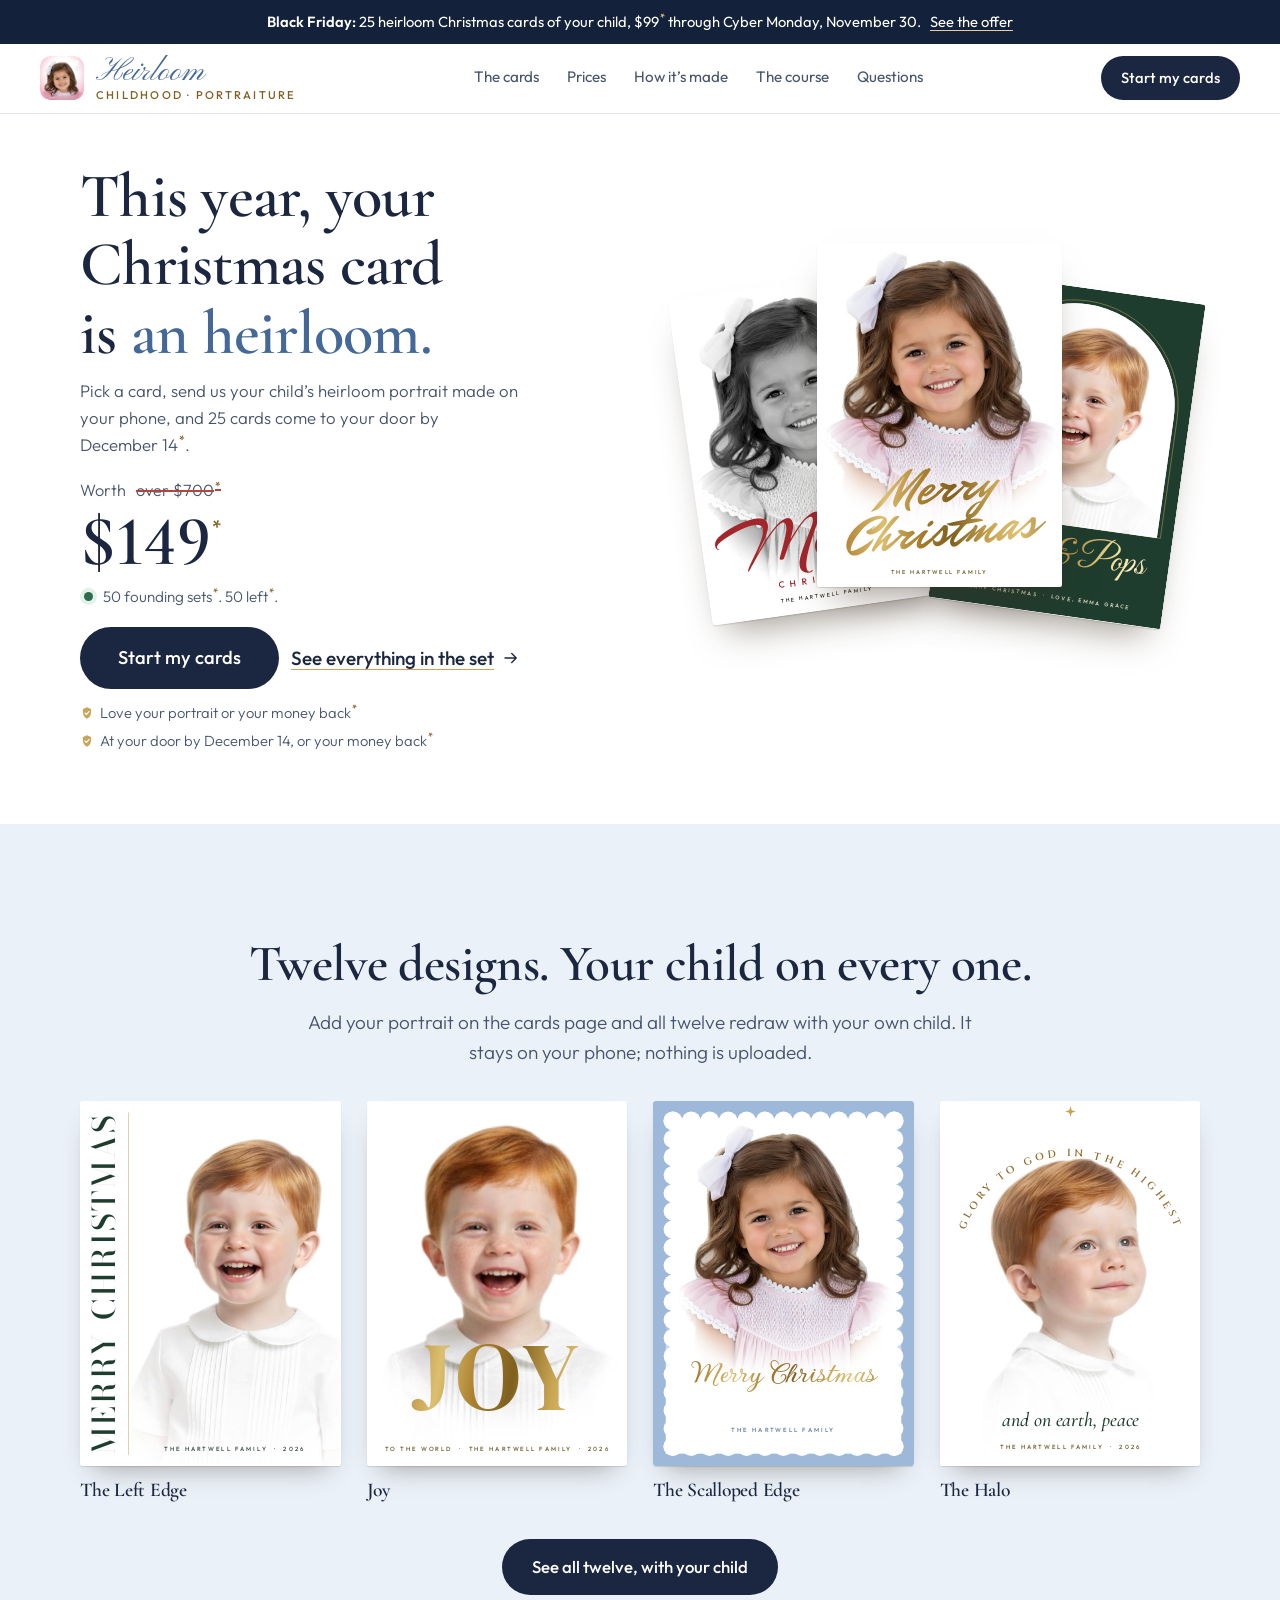
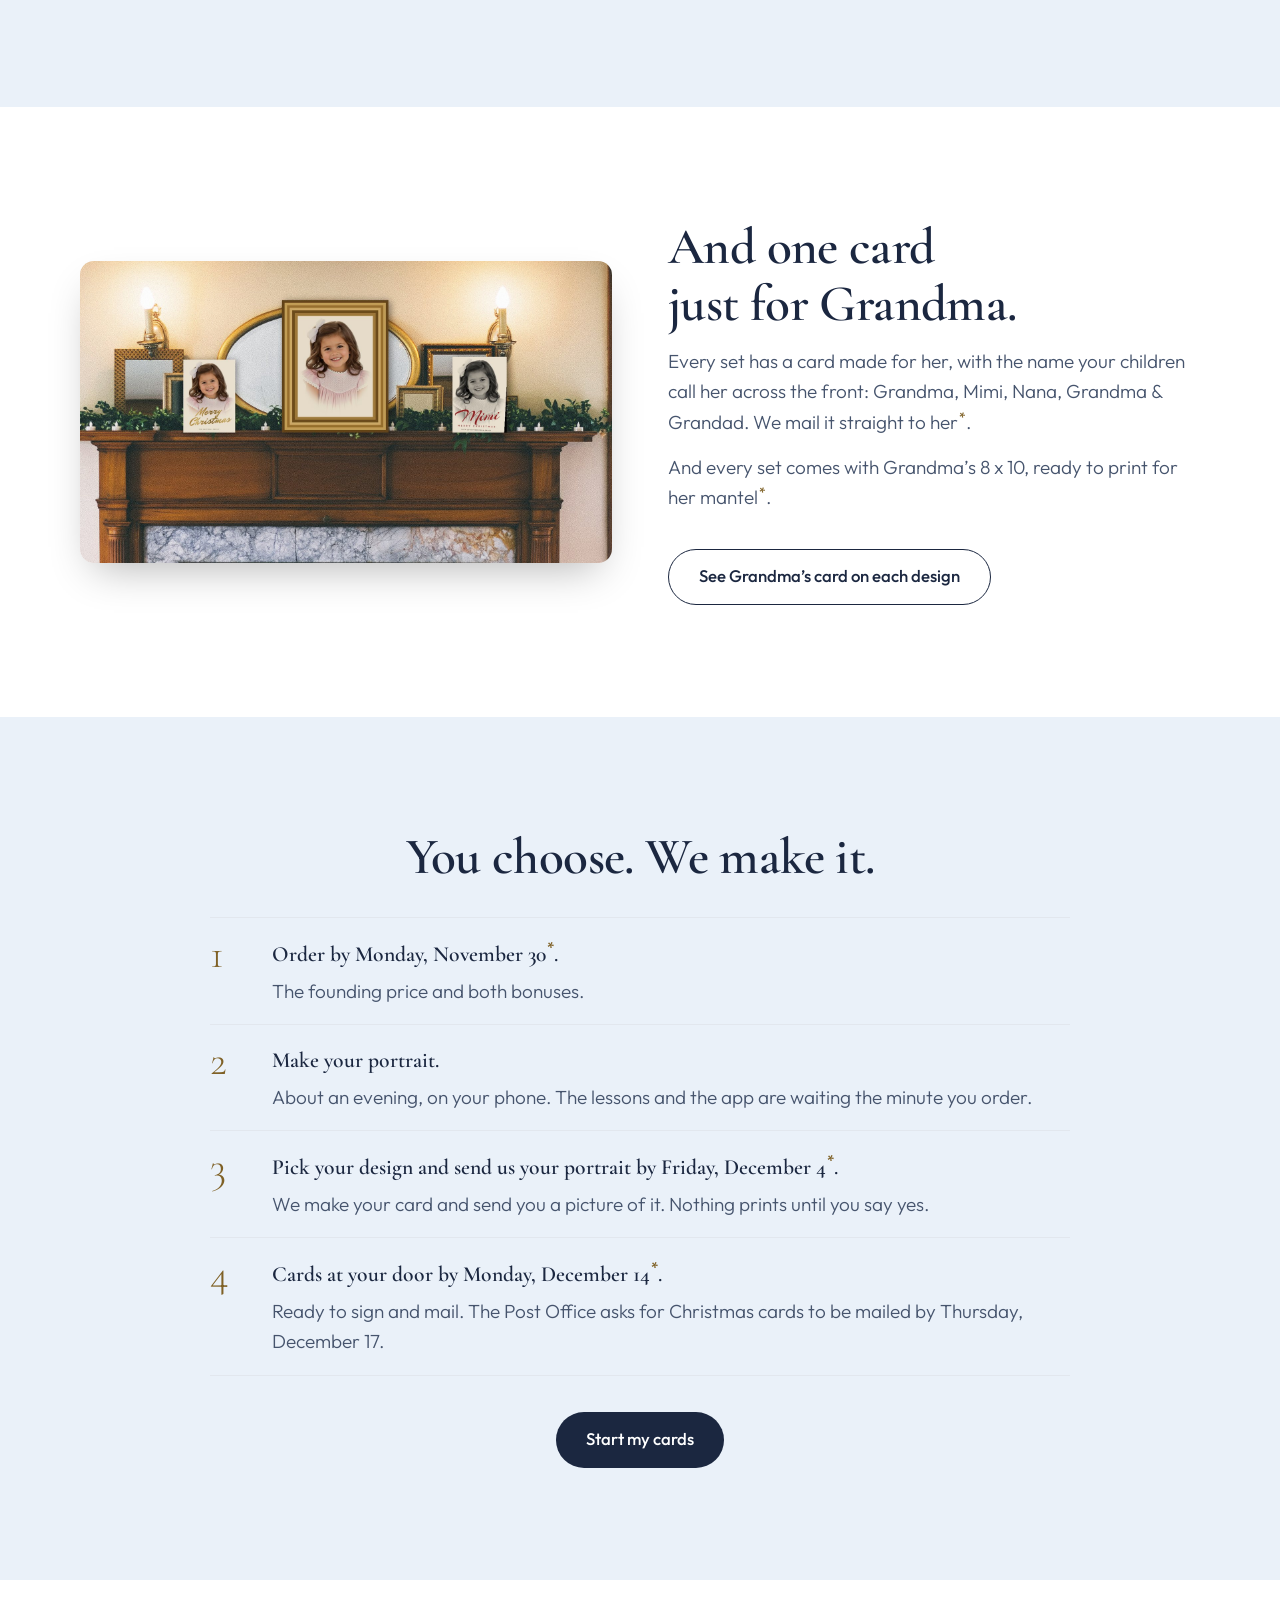
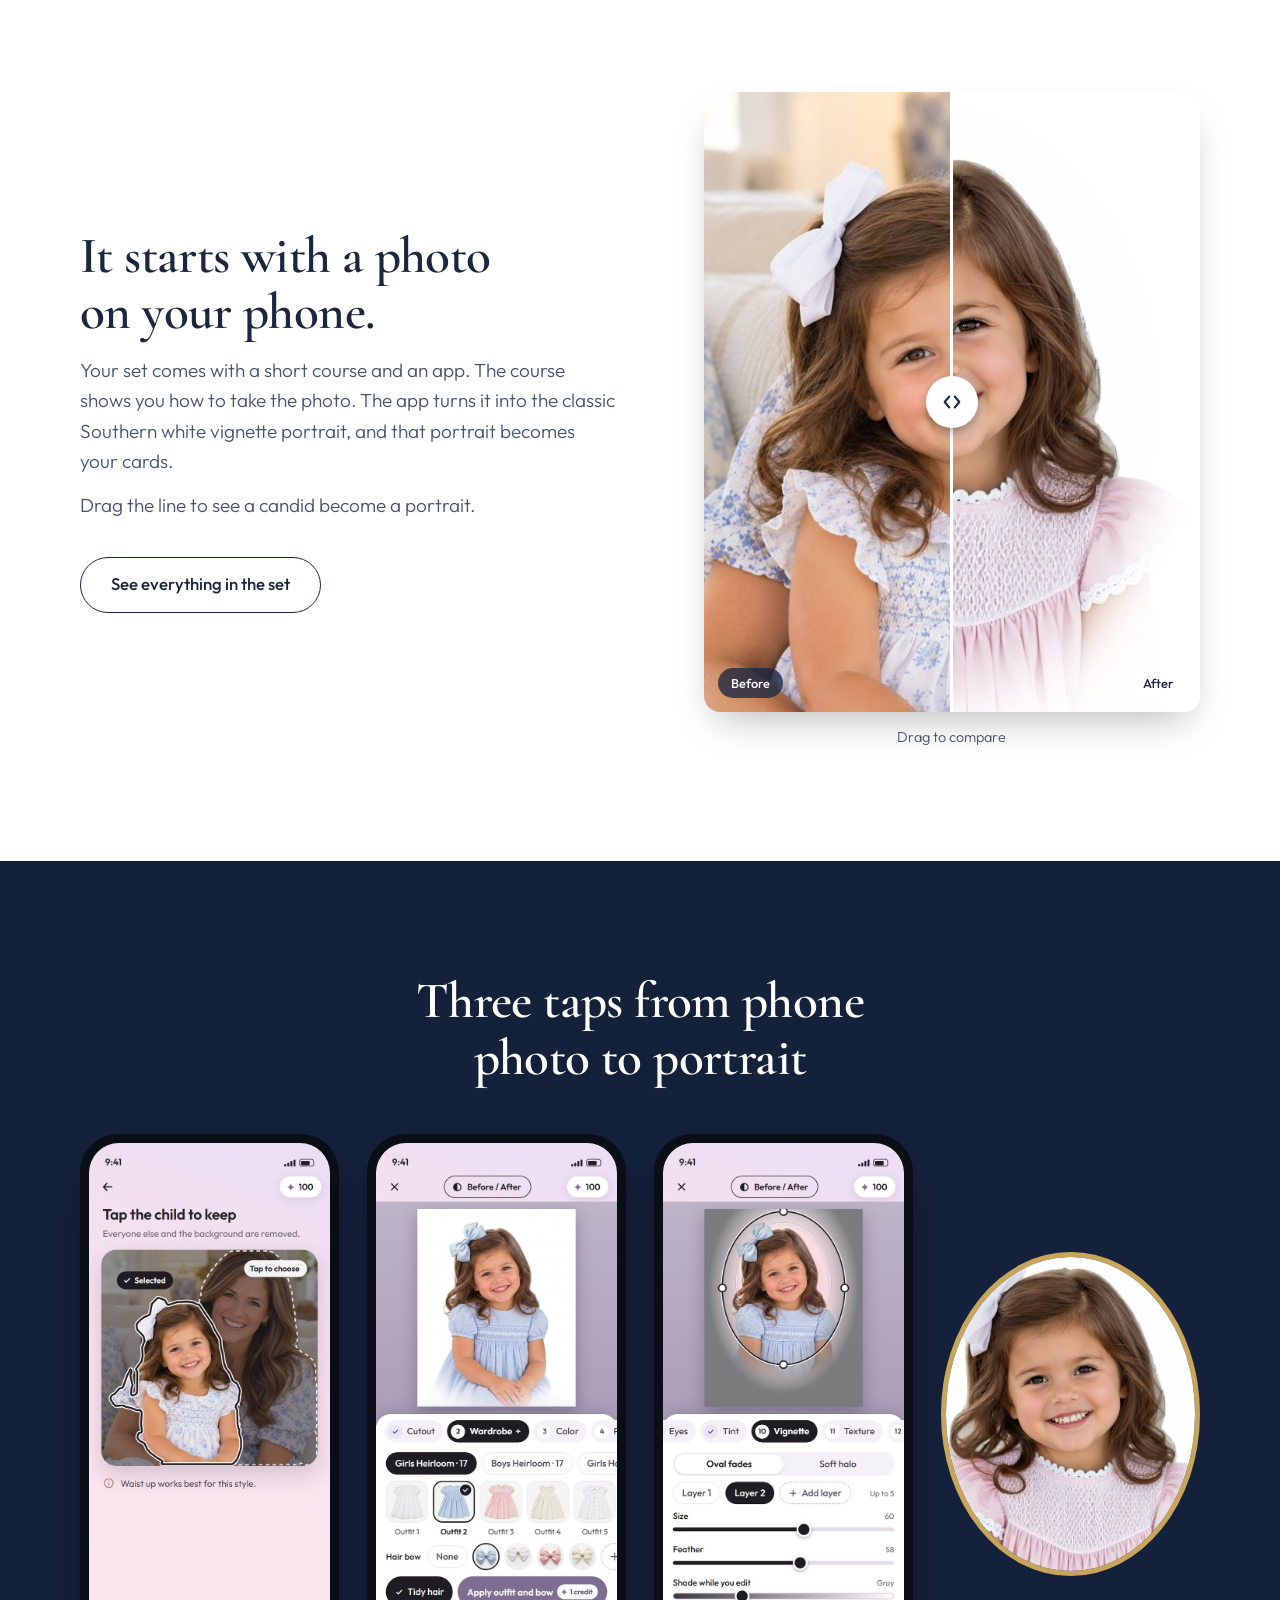
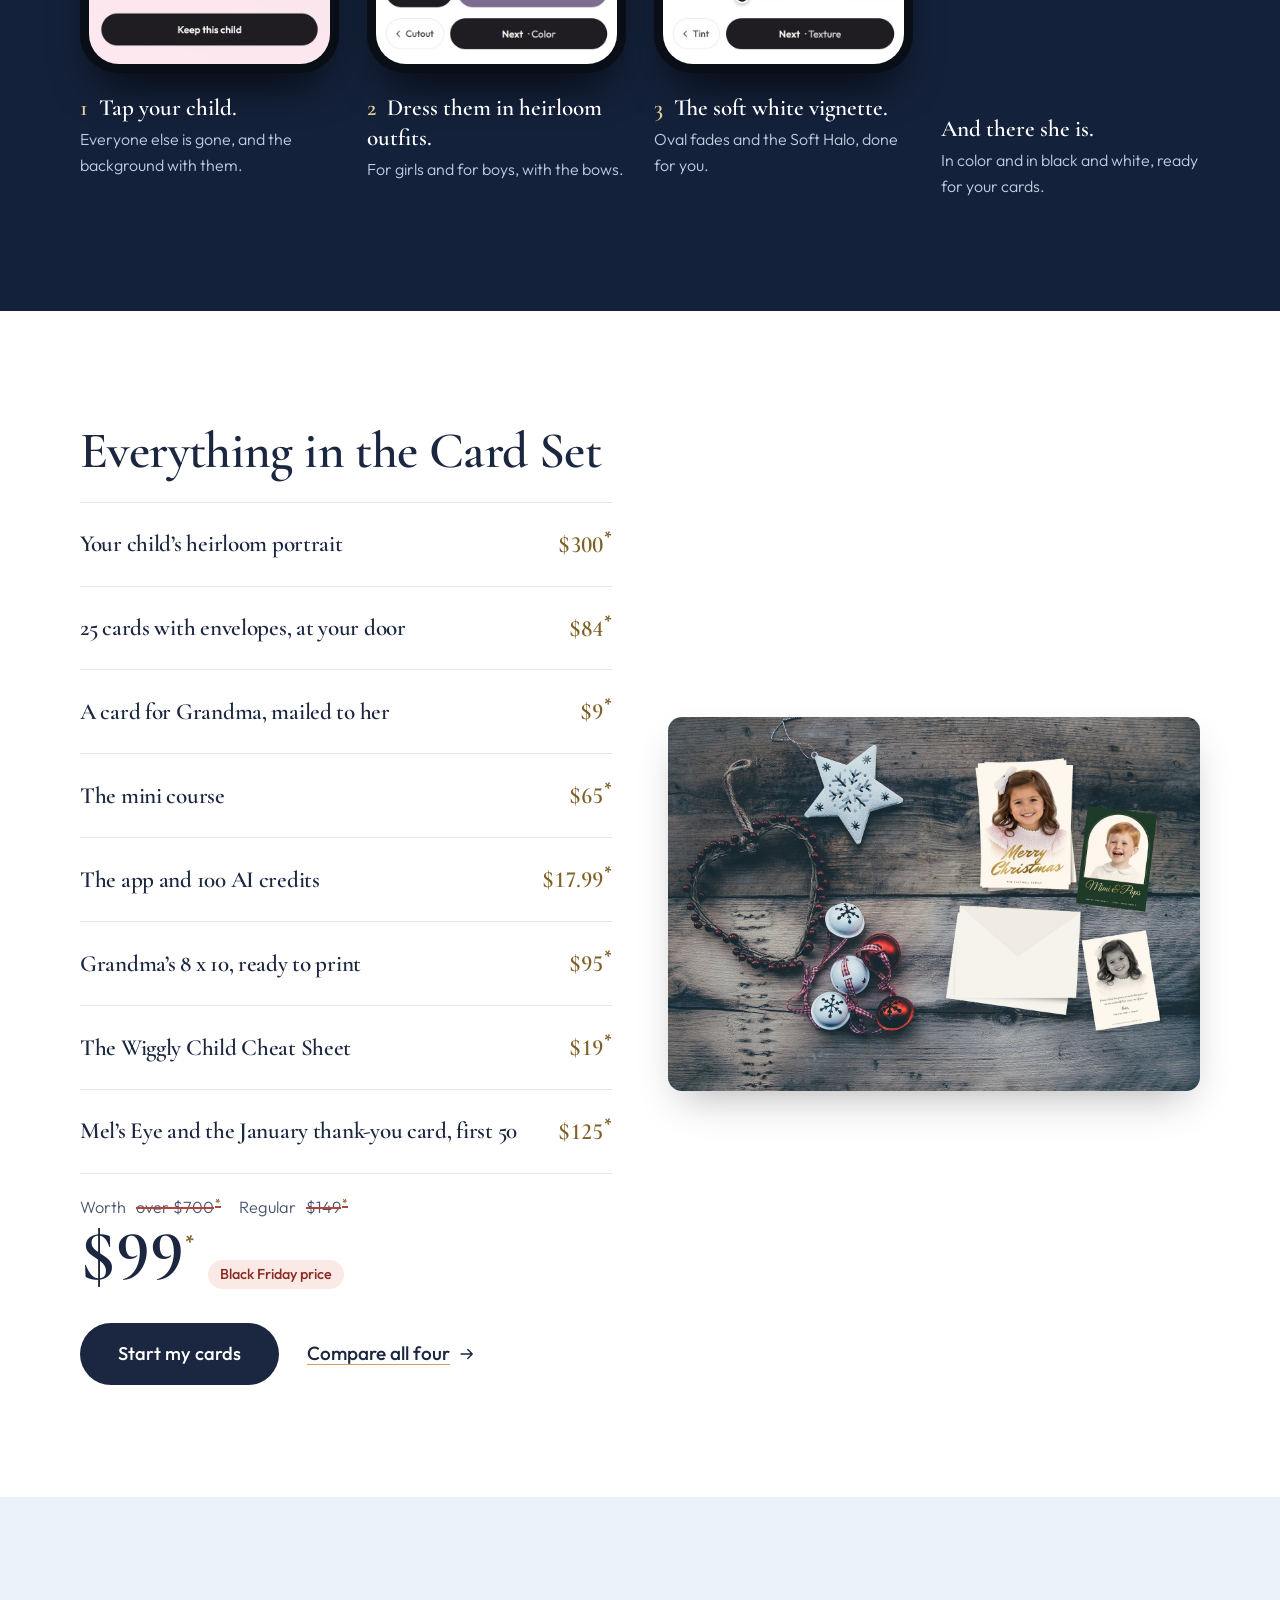
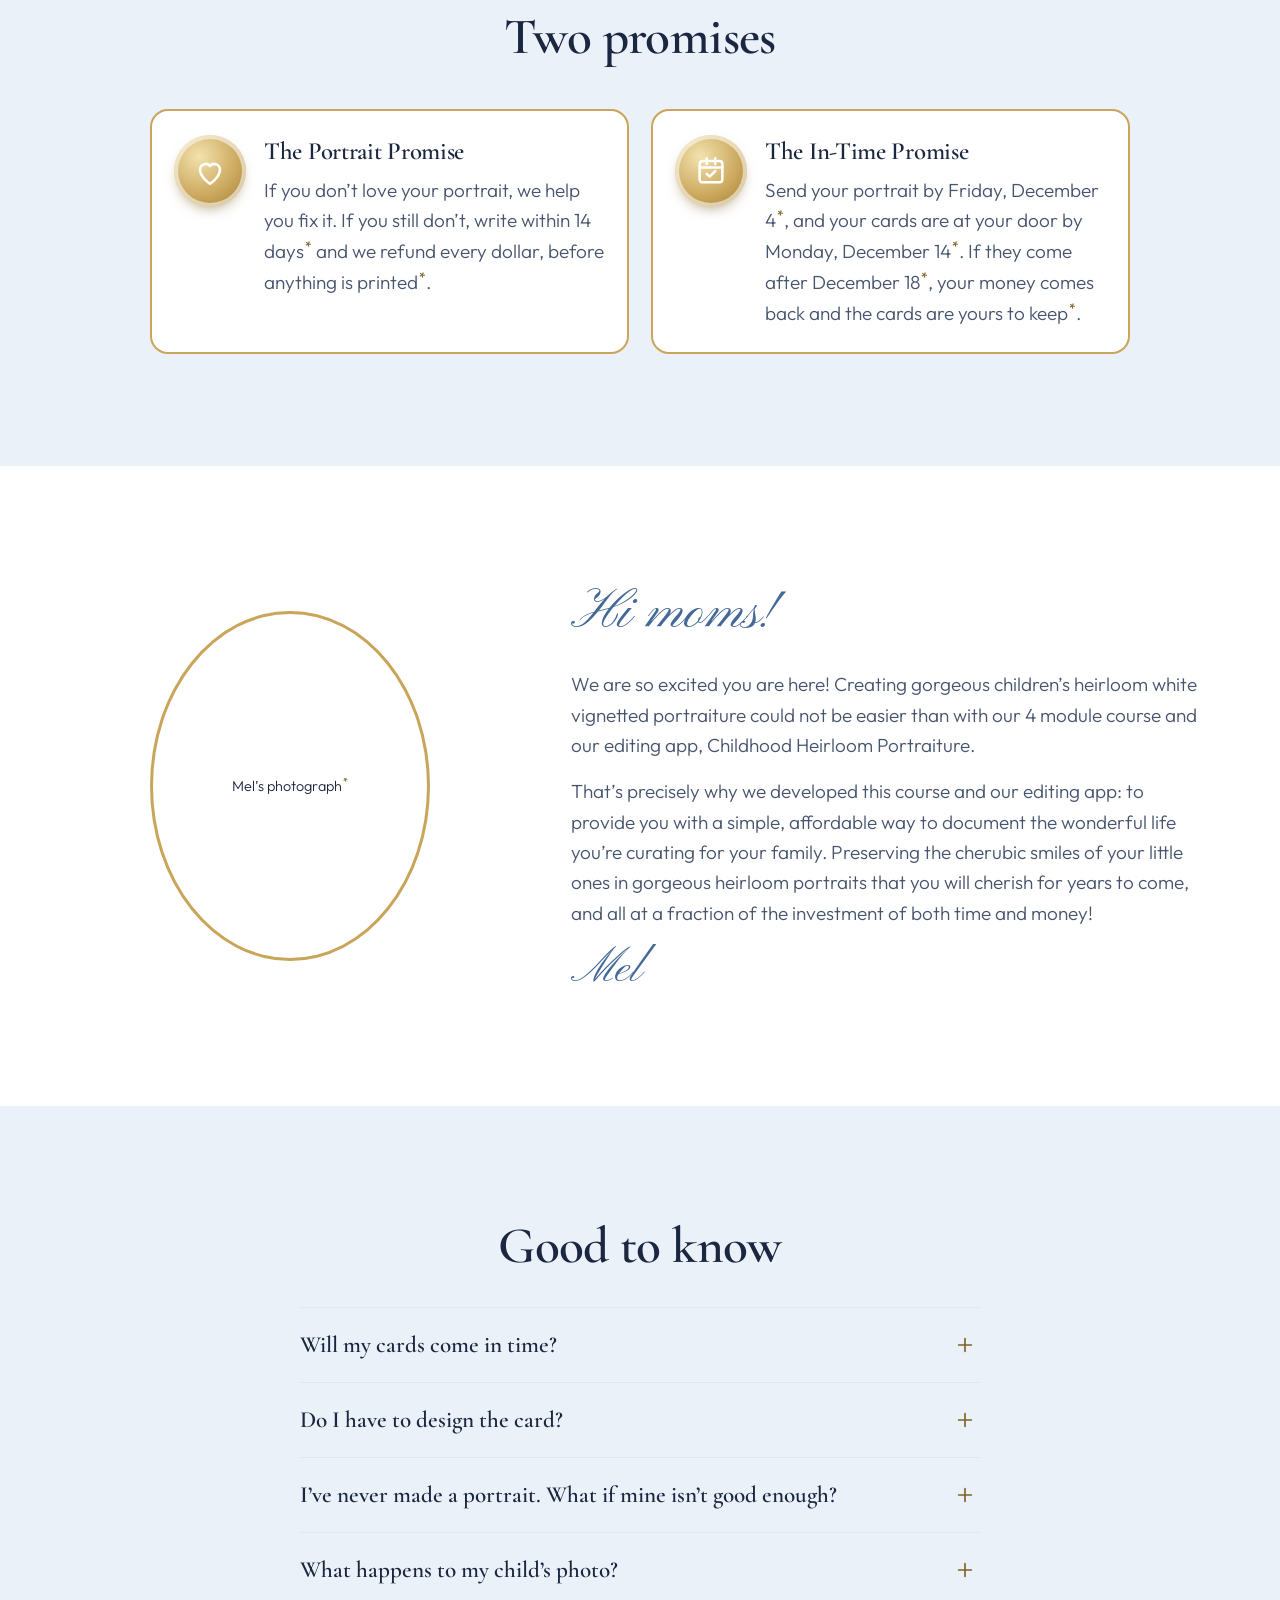
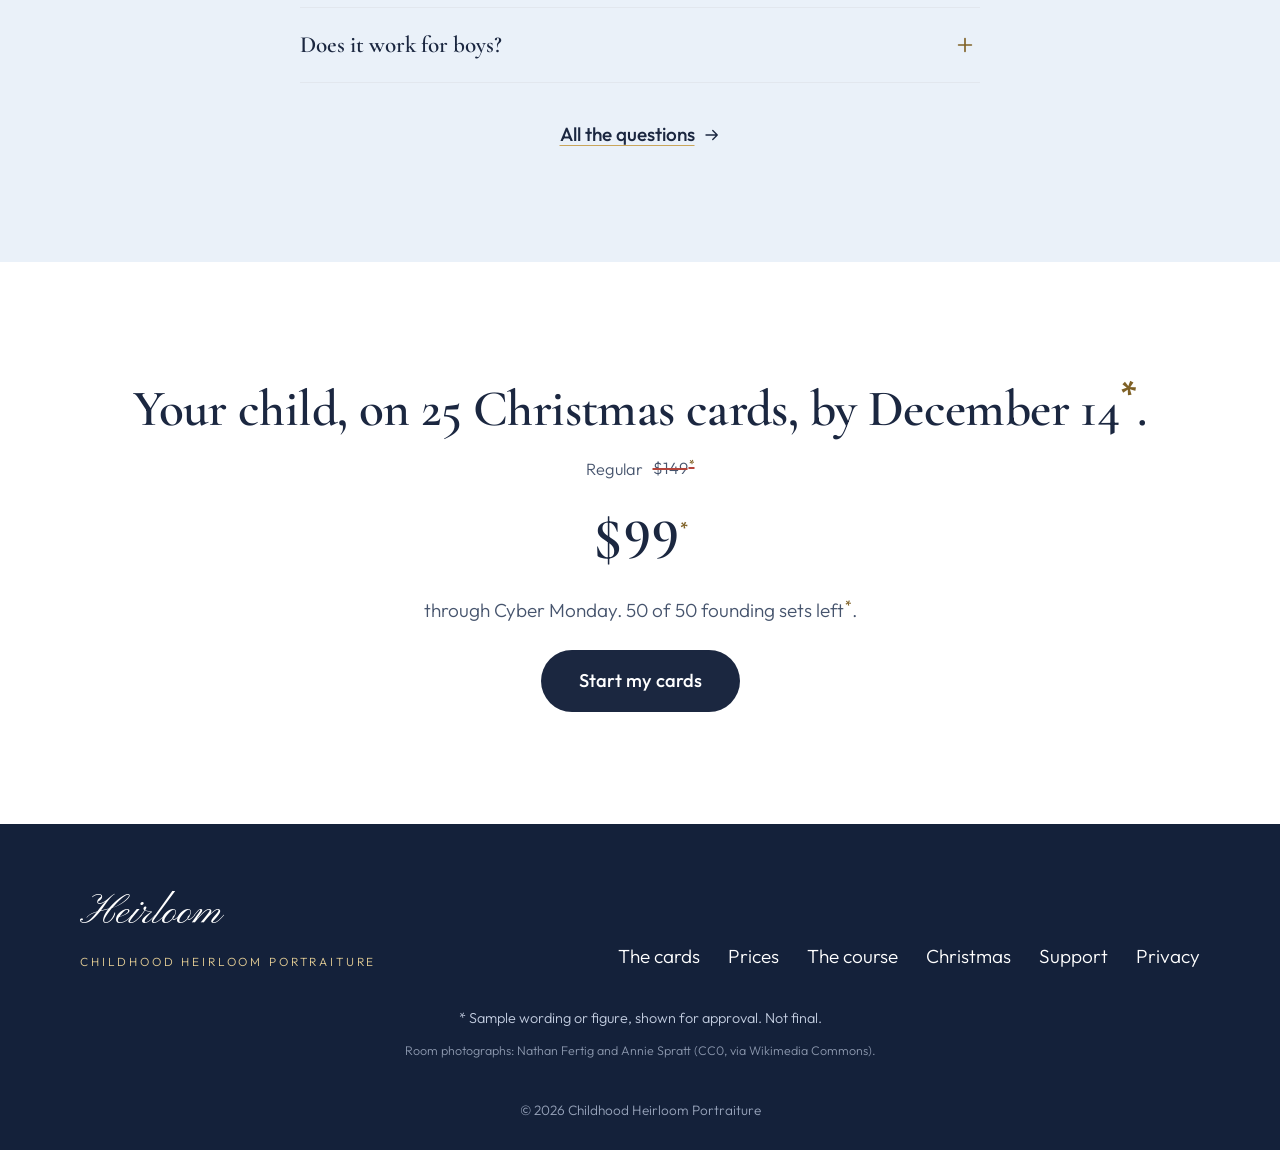
<file: index.html>
<!doctype html>
<html lang="en">
<head>
<meta charset="utf-8">
<meta name="viewport" content="width=device-width, initial-scale=1">
<title>Childhood Heirloom Portraiture | Heirloom Christmas cards of your child</title>
<meta name="description" content="Pick a Christmas card design and send us your child's heirloom portrait, made on your phone. 25 cards at your door by December 14. Black Friday $99, regular $149.">
<meta property="og:title" content="Childhood Heirloom Portraiture">
<meta property="og:description" content="This year, your Christmas card is an heirloom. 25 cards of your child, at your door by December 14.">
<meta property="og:image" content="assets/img/share.jpg">
<meta name="theme-color" content="#14213A">
<link rel="icon" type="image/png" sizes="32x32" href="assets/icon-32.png">
<link rel="icon" type="image/png" sizes="192x192" href="assets/icon-192.png">
<link rel="apple-touch-icon" href="assets/apple-touch-icon.png">
<link rel="preconnect" href="https://fonts.googleapis.com">
<link rel="preconnect" href="https://fonts.gstatic.com" crossorigin>
<link href="https://fonts.googleapis.com/css2?family=Abril+Fatface&family=Arizonia&family=Bodoni+Moda:opsz,wght@6..96,500&family=Cinzel:wght@500;600&family=Cormorant+Garamond:ital,wght@0,500;0,600;1,500&family=DM+Serif+Display&family=Great+Vibes&family=Gwendolyn:wght@700&family=Mr+Dafoe&family=Outfit:wght@300;400;500;600&family=Pinyon+Script&family=Playfair+Display:ital,wght@1,500&display=swap" rel="stylesheet">
<link rel="stylesheet" href="styles.css">
<link rel="stylesheet" href="store.css">
<link rel="stylesheet" href="cards.css">
</head>
<body class="has-bar">
<a class="bar" href="pricing.html"><b>Black Friday:</b> 25 heirloom Christmas cards of your child, $99<sup class="ast">*</sup> through Cyber Monday, November 30. <span>See the offer</span></a>

<header class="top" id="top">
  <a class="brand" href="index.html" aria-label="Childhood Heirloom Portraiture, home">
    <img class="brand-mark" src="assets/icon-96.png" width="44" height="44" alt="">
    <span class="brand-words"><span class="brand-script">Heirloom</span><span class="brand-caps">Childhood · Portraiture</span></span>
  </a>
  <nav class="nav" aria-label="Main">
    <a href="cards.html">The cards</a>
    <a href="pricing.html">Prices</a>
    <a href="#made">How it’s made</a>
    <a href="course.html">The course</a>
    <a href="#questions">Questions</a>
  </nav>
  <a class="btn btn-ink btn-small" href="cards.html">Start my cards</a>
</header>

<main>

<!-- 1. The offer leads -->
<section class="ohero">
  <div class="wrap ohero-grid">
    <div>
      <h1>This year, your Christmas card is <em>an heirloom.</em></h1>
      <p class="lede">Pick a card, send us your child’s heirloom portrait made on your phone, and 25 cards come to your door by December 14<sup class="ast">*</sup>.</p>
      <div class="ladder" data-bf-only>
        <p class="ladder-row">Worth <s>over $700<sup class="ast">*</sup></s></p>
        <p class="ladder-row">Regular price <s>$149<sup class="ast">*</sup></s></p>
        <p class="ladder-now"><span class="big">$99<sup class="ast">*</sup></span><span class="lbl">Black Friday price</span></p>
      </div>
      <div class="ladder" data-regular-only hidden>
        <p class="ladder-row">Worth <s>over $700<sup class="ast">*</sup></s></p>
        <p class="ladder-now"><span class="big">$149<sup class="ast">*</sup></span></p>
      </div>
      <p class="deadline" data-bf-only>Through Cyber Monday, November 30<sup class="ast">*</sup></p>
      <p class="places">50 founding sets<sup class="ast">*</sup>. <span data-left>50</span> left<sup class="ast">*</sup>.</p>
      <div class="actions">
        <a class="btn btn-ink btn-big" href="cards.html">Start my cards</a>
        <a class="link-arrow" href="pricing.html">See everything in the set <svg viewBox="0 0 24 24" width="18" height="18" aria-hidden="true"><path d="M4 12h15M13 6l6 6-6 6" fill="none" stroke="currentColor" stroke-width="1.8" stroke-linecap="round" stroke-linejoin="round"/></svg></a>
      </div>
      <p class="mini-promise"><span>Love your portrait or your money back<sup class="ast">*</sup></span><span>At your door by December 14, or your money back<sup class="ast">*</sup></span></p>
    </div>
    <a class="fan" href="cards.html" aria-label="See all twelve card designs">
      <div class="cd-box f1" data-design="black-white" data-side="front"></div>
      <div class="cd-box f2" data-design="gilded-script" data-side="front"></div>
      <div class="cd-box f3" data-design="evergreen" data-side="gma"></div>
    </a>
  </div>
</section>

<!-- 2. The twelve designs -->
<section class="section band-sky" id="designs">
  <div class="wrap">
    <h2 class="center">Twelve designs. Your child on every one.</h2>
    <p class="sub center">Add your portrait on the cards page and all twelve redraw with your own child. It stays on your phone; nothing is uploaded.</p>
    <div class="grid-cards" style="margin-top:34px">
      <a class="tile" href="card.html?d=left-edge"><span class="shade"><span class="cd-box" data-design="left-edge" data-side="front"></span></span><h3>The Left Edge</h3></a>
      <a class="tile" href="card.html?d=joy"><span class="shade"><span class="cd-box" data-design="joy" data-side="front"></span></span><h3>Joy</h3></a>
      <a class="tile" href="card.html?d=scalloped"><span class="shade"><span class="cd-box" data-design="scalloped" data-side="front"></span></span><h3>The Scalloped Edge</h3></a>
      <a class="tile" href="card.html?d=halo"><span class="shade"><span class="cd-box" data-design="halo" data-side="front"></span></span><h3>The Halo</h3></a>
    </div>
    <p class="center more"><a class="btn btn-ink" href="cards.html">See all twelve, with your child</a></p>
  </div>
</section>

<!-- 3. Grandma's card -->
<section class="section">
  <div class="wrap two">
    <figure style="margin:0"><img class="scene" src="assets/img/scene-mantel.jpg" alt="A mantel at Christmas with a framed heirloom portrait of a little girl and two of her cards standing beside it, one with Mimi written across it" loading="lazy" width="1600" height="908"></figure>
    <div>
      <h2>And one card just for Grandma.</h2>
      <p class="sub">Every set has a card made for her, with the name your children call her across the front: Grandma, Mimi, Nana, Grandma &amp; Grandad. We mail it straight to her<sup class="ast">*</sup>.</p>
      <p class="sub">And every set comes with Grandma’s 8&nbsp;x&nbsp;10, ready to print for her mantel<sup class="ast">*</sup>.</p>
      <p class="more"><a class="btn btn-line" href="cards.html">See Grandma’s card on each design</a></p>
    </div>
  </div>
</section>

<!-- 4. How it works -->
<section class="section band-sky" id="how">
  <div class="wrap">
    <h2 class="center">You choose. We make it.</h2>
    <ol class="howto">
      <li><strong>Order by Monday, November 30<sup class="ast">*</sup>.</strong><span>The founding price and both bonuses.</span></li>
      <li><strong>Make your portrait.</strong><span>About an evening, on your phone. The lessons and the app are waiting the minute you order.</span></li>
      <li><strong>Pick your design and send us your portrait by Friday, December 4<sup class="ast">*</sup>.</strong><span>We make your card and send you a picture of it. Nothing prints until you say yes.</span></li>
      <li><strong>Cards at your door by Monday, December 14<sup class="ast">*</sup>.</strong><span>Ready to sign and mail. The Post Office asks for Christmas cards to be mailed by Thursday, December 17.</span></li>
    </ol>
    <p class="center more"><a class="btn btn-ink" href="cards.html">Start my cards</a></p>
  </div>
</section>

<!-- 5. How the portrait is made -->
<section class="band" id="made">
  <div class="wrap made-grid">
    <div>
      <h2>It starts with a photo on your phone.</h2>
      <p class="sub">Your set comes with a short course and an app. The course shows you how to take the photo. The app turns it into the classic Southern white vignette portrait, and that portrait becomes your cards.</p>
      <p class="sub">Drag the line to see a candid become a portrait.</p>
      <p class="more"><a class="btn btn-line" href="pricing.html">See everything in the set</a></p>
    </div>
    <div>
      <div class="compare" id="compare" style="--pos:50%">
        <img class="compare-img" src="assets/img/hero-after.jpg" alt="The finished heirloom portrait: a little girl in a pink smocked dress on a soft white vignette" width="800" height="1000">
        <div class="compare-before">
          <img class="compare-img" src="assets/img/hero-before.jpg" alt="The candid phone photo it started from: the same girl on a sofa with her mother" width="800" height="1000">
        </div>
        <span class="tag tag-before">Before</span>
        <span class="tag tag-after">After</span>
        <div class="compare-line" aria-hidden="true"><span class="compare-knob"><svg viewBox="0 0 24 24" width="22" height="22"><path d="M9 6l-5 6 5 6M15 6l5 6-5 6" fill="none" stroke="currentColor" stroke-width="2.2" stroke-linecap="round" stroke-linejoin="round"/></svg></span></div>
        <input class="compare-range" type="range" min="0" max="100" value="50" aria-label="Drag to compare the photo before and after">
      </div>
      <p class="caption">Drag to compare</p>
    </div>
  </div>
</section>

<!-- 6. The app -->
<section class="band band-night" id="app">
  <div class="wrap">
    <h2 class="center on-dark">Three taps from phone photo to portrait</h2>
    <div class="phones">
      <figure class="phone-card">
        <div class="phone"><img src="assets/img/screen-cutout.jpg" alt="The app's cutout step: the child is selected and outlined" loading="lazy" width="620" height="1342"></div>
        <figcaption><strong><span class="num">1</span> Tap your child.</strong> Everyone else is gone, and the background with them.</figcaption>
      </figure>
      <figure class="phone-card">
        <div class="phone"><img src="assets/img/screen-wardrobe.jpg" alt="The app's wardrobe step with heirloom outfits and bows" loading="lazy" width="620" height="1342"></div>
        <figcaption><strong><span class="num">2</span> Dress them in heirloom outfits.</strong> For girls and for boys, with the bows.</figcaption>
      </figure>
      <figure class="phone-card">
        <div class="phone"><img src="assets/img/screen-vignette.jpg" alt="The app's vignette step with an oval fade around the child" loading="lazy" width="620" height="1342"></div>
        <figcaption><strong><span class="num">3</span> The soft white vignette.</strong> Oval fades and the Soft Halo, done for you.</figcaption>
      </figure>
      <figure class="phone-card finished">
        <div class="finished-frame"><img src="assets/img/portrait-1.jpg" alt="The finished heirloom portrait of a little girl with a white bow" loading="lazy" width="640" height="800"></div>
        <figcaption><strong>And there she is.</strong> In color and in black and white, ready for your cards.</figcaption>
      </figure>
    </div>
  </div>
</section>

<!-- 7. What arrives -->
<section class="section" id="set">
  <div class="wrap two">
    <div>
      <h2>Everything in the Card Set</h2>
      <ul class="stack stack-plain" style="margin-top:22px">
        <li><h3>Your child’s heirloom portrait</h3><span class="worth">$300<sup class="ast">*</sup></span></li>
        <li><h3>25 cards with envelopes, at your door</h3><span class="worth">$84<sup class="ast">*</sup></span></li>
        <li><h3>A card for Grandma, mailed to her</h3><span class="worth">$9<sup class="ast">*</sup></span></li>
        <li><h3>The mini course</h3><span class="worth">$65<sup class="ast">*</sup></span></li>
        <li><h3>The app and 100 AI credits</h3><span class="worth">$17.99<sup class="ast">*</sup></span></li>
        <li><h3>Grandma’s 8&nbsp;x&nbsp;10, ready to print</h3><span class="worth">$95<sup class="ast">*</sup></span></li>
        <li><h3>The Wiggly Child Cheat Sheet</h3><span class="worth">$19<sup class="ast">*</sup></span></li>
        <li><h3>Mel’s Eye and the January thank-you card, first 50</h3><span class="worth">$125<sup class="ast">*</sup></span></li>
      </ul>
      <p class="ladder-row" style="margin-top:20px">Worth <s>over $700<sup class="ast">*</sup></s> &nbsp; Regular <s>$149<sup class="ast">*</sup></s></p>
      <p class="ladder-now"><span class="big">$99<sup class="ast">*</sup></span><span class="lbl">Black Friday price</span></p>
      <p class="actions"><a class="btn btn-ink btn-big" href="cards.html">Start my cards</a><a class="link-arrow" href="pricing.html#compare">Compare all four <svg viewBox="0 0 24 24" width="18" height="18" aria-hidden="true"><path d="M4 12h15M13 6l6 6-6 6" fill="none" stroke="currentColor" stroke-width="1.8" stroke-linecap="round" stroke-linejoin="round"/></svg></a></p>
    </div>
    <figure style="margin:0"><img class="scene" src="assets/img/scene-set.jpg" alt="The Card Set laid out: a stack of portrait cards, envelopes, Grandma's card and a back" loading="lazy" width="1600" height="1122"></figure>
  </div>
</section>

<!-- 8. Two promises -->
<section class="section band-sky">
  <div class="wrap">
    <h2 class="center">Two promises</h2>
    <div class="seals">
      <article class="seal">
        <span class="seal-badge" aria-hidden="true"><svg width="34" height="34" viewBox="0 0 24 24"><path d="M12 21s-7-4.4-7-10a4 4 0 0 1 7-2.6A4 4 0 0 1 19 11c0 5.6-7 10-7 10z" fill="none" stroke="#fff" stroke-width="1.8" stroke-linejoin="round"/></svg></span>
        <div><h3>The Portrait Promise</h3><p>If you don’t love your portrait, we help you fix it. If you still don’t, write within 14 days<sup class="ast">*</sup> and we refund every dollar, before anything is printed<sup class="ast">*</sup>.</p></div>
      </article>
      <article class="seal">
        <span class="seal-badge" aria-hidden="true"><svg width="34" height="34" viewBox="0 0 24 24"><rect x="4" y="5" width="16" height="15" rx="2" fill="none" stroke="#fff" stroke-width="1.8"/><path d="M4 9.5h16M9 3v4M15 3v4M9 14l2 2 4-4" fill="none" stroke="#fff" stroke-width="1.8" stroke-linecap="round" stroke-linejoin="round"/></svg></span>
        <div><h3>The In-Time Promise</h3><p>Send your portrait by Friday, December 4<sup class="ast">*</sup>, and your cards are at your door by Monday, December 14<sup class="ast">*</sup>. If they come after December 18<sup class="ast">*</sup>, your money comes back and the cards are yours to keep<sup class="ast">*</sup>.</p></div>
      </article>
    </div>
  </div>
</section>

<!-- 9. From Mel -->
<section class="section" id="mel">
  <div class="wrap mel-grid">
    <div class="mel-photo" aria-hidden="true"><span>Mel’s photograph<sup class="ast">*</sup></span></div>
    <div>
      <p class="script-accent left">Hi moms!</p>
      <p class="letter">We are so excited you are here! Creating gorgeous children’s heirloom white vignetted portraiture could not be easier than with our 4 module course and our editing app, Childhood Heirloom Portraiture.</p>
      <p class="letter">That’s precisely why we developed this course and our editing app: to provide you with a simple, affordable way to document the wonderful life you’re curating for your family. Preserving the cherubic smiles of your little ones in gorgeous heirloom portraits that you will cherish for years to come, and all at a fraction of the investment of both time and money!</p>
      <p class="sign">Mel</p>
    </div>
  </div>
</section>

<!-- 10. Questions -->
<section class="section band-sky" id="questions">
  <div class="wrap narrow">
    <h2 class="center">Good to know</h2>
    <div class="faq">
      <details><summary>Will my cards come in time?</summary><p>Yes, if your finished portrait reaches us by Friday, December 4<sup class="ast">*</sup>. Your cards arrive by Monday, December 14<sup class="ast">*</sup>. If anything will be late we tell you first, and you choose a refund or New Year cards<sup class="ast">*</sup>.</p></details>
      <details><summary>Do I have to design the card?</summary><p>No. You pick one of our twelve designs, send us your portrait and your child’s name, and we make the card. We send you a picture of it, and nothing prints until you say yes.</p></details>
      <details><summary>I’ve never made a portrait. What if mine isn’t good enough?</summary><p>That is what the course is for, and it is short. If you are one of the first 50, Mel looks at yours herself before it prints<sup class="ast">*</sup>. And if you don’t love it, you get your money back before anything is printed<sup class="ast">*</sup>.</p></details>
      <details><summary>What happens to my child’s photo?</summary><p>When you add a portrait on our card pages, it stays in your own browser. The finished portrait you send us for your cards goes to us and to the printer, and nowhere else<sup class="ast">*</sup>. We delete our copy 14 days after your cards arrive<sup class="ast">*</sup>.</p></details>
      <details><summary>Does it work for boys?</summary><p>Yes. There are heirloom outfits for boys and for girls, and every design works for both.</p></details>
    </div>
    <p class="center more"><a class="link-arrow" href="pricing.html#questions">All the questions <svg viewBox="0 0 24 24" width="18" height="18" aria-hidden="true"><path d="M4 12h15M13 6l6 6-6 6" fill="none" stroke="currentColor" stroke-width="1.8" stroke-linecap="round" stroke-linejoin="round"/></svg></a></p>
  </div>
</section>

<section class="section">
  <div class="wrap center">
    <h2>Your child, on 25 Christmas cards, by December 14<sup class="ast">*</sup>.</h2>
    <p class="ladder-row" style="justify-content:center;margin-top:18px">Regular <s>$149<sup class="ast">*</sup></s></p>
    <p class="price"><span class="price-now">$99<sup class="ast">*</sup></span></p>
    <p class="buy-note">through Cyber Monday. <span data-left>50</span> of 50 founding sets left<sup class="ast">*</sup>.</p>
    <a class="btn btn-ink btn-big" href="cards.html">Start my cards</a>
  </div>
</section>

</main>

<div class="buybar" role="region" aria-label="Order">
  <div class="buybar-p"><strong>25 heirloom Christmas cards</strong><span><s>$149<sup class="ast">*</sup></s> $99<sup class="ast">*</sup> through Nov 30</span></div>
  <a class="btn btn-ink" href="pricing.html">See the offer</a>
</div>

<footer class="foot">
  <div class="wrap foot-grid">
    <div><span class="brand-script on-dark">Heirloom</span><p class="foot-name">Childhood Heirloom Portraiture</p></div>
    <nav aria-label="Footer"><a href="cards.html">The cards</a><a href="pricing.html">Prices</a><a href="course.html">The course</a><a href="christmas.html">Christmas</a><a href="support.html">Support</a><a href="privacy.html">Privacy</a></nav>
  </div>
  <p class="foot-note">* Sample wording or figure, shown for approval. Not final.</p>
  <p class="credit">Room photographs: Nathan Fertig and Annie Spratt (CC0, via Wikimedia Commons).</p>
  <p class="foot-small">© 2026 Childhood Heirloom Portraiture</p>
</footer>
<script src="store-config.js"></script>
<script src="store.js"></script>
<script src="cards.js"></script>
<script>CHPCards.drawAll();</script>
<script src="script.js"></script>
</body>
</html>
</file>
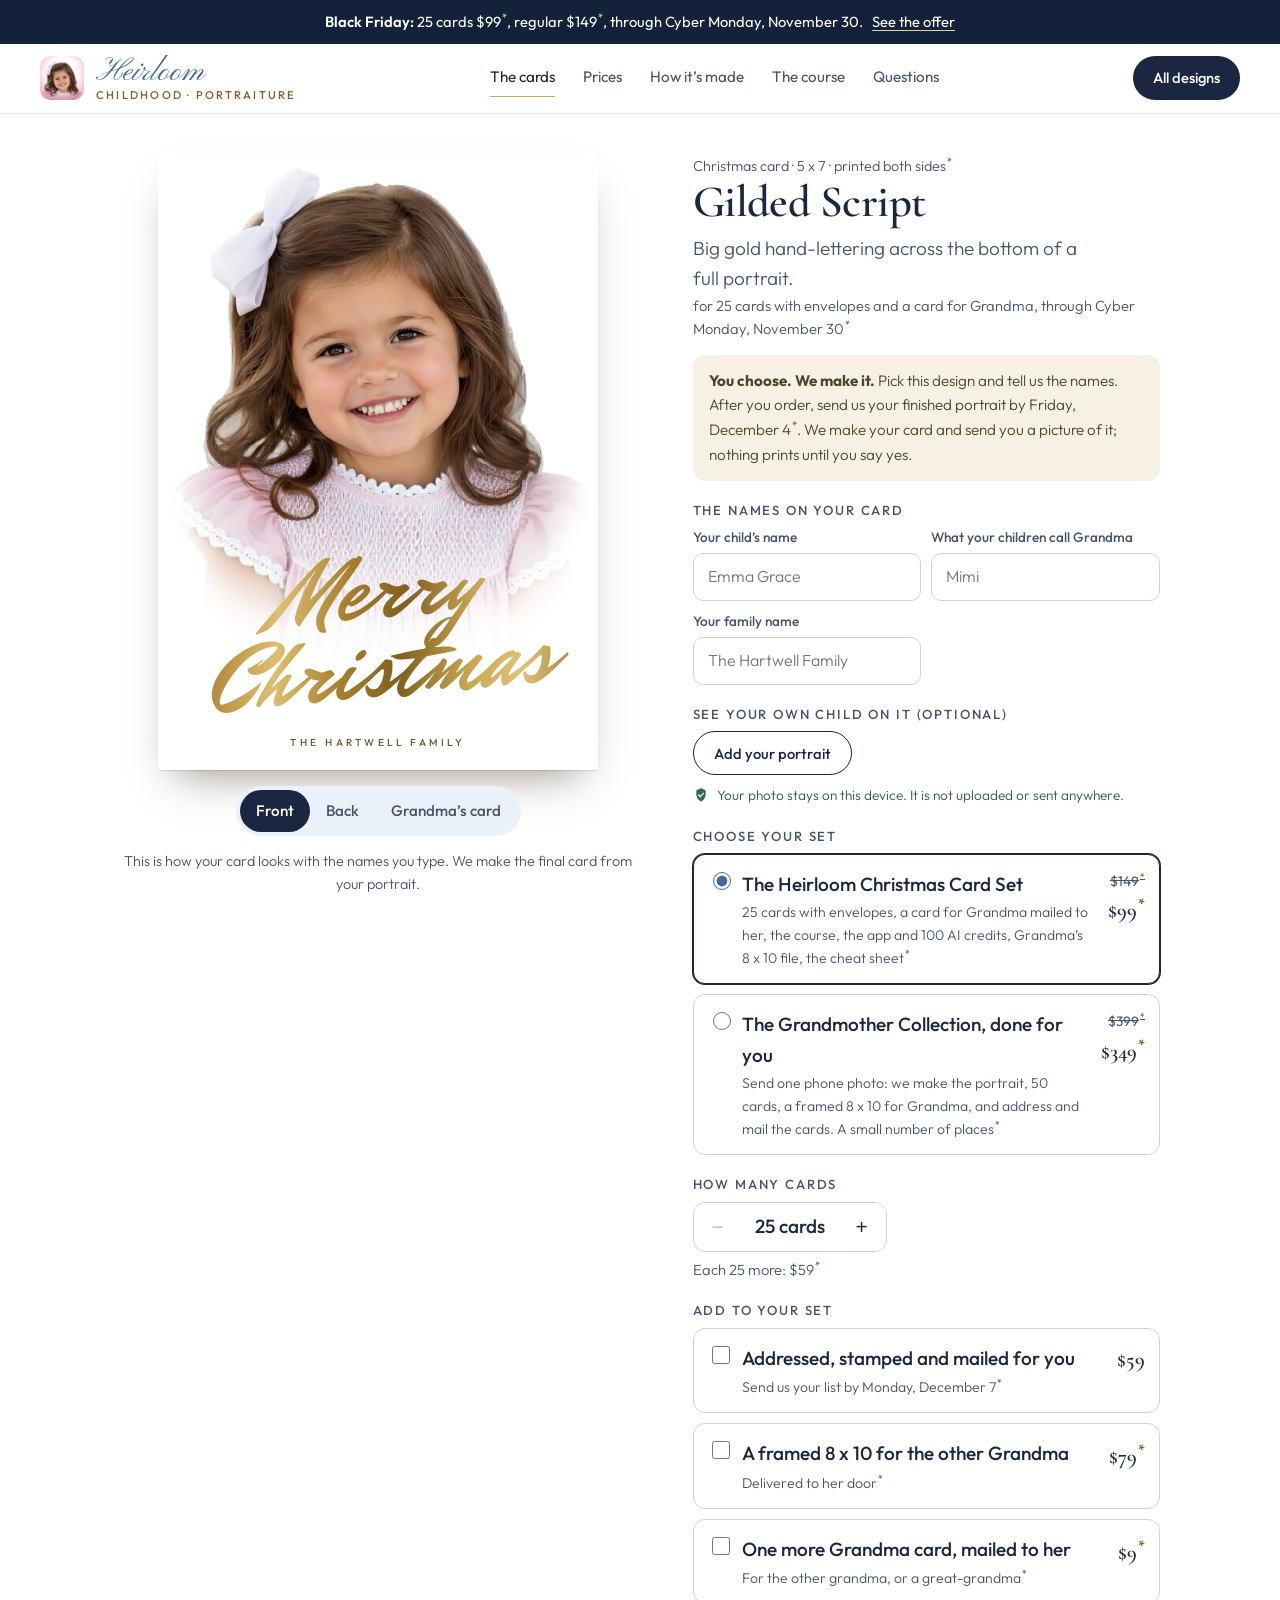
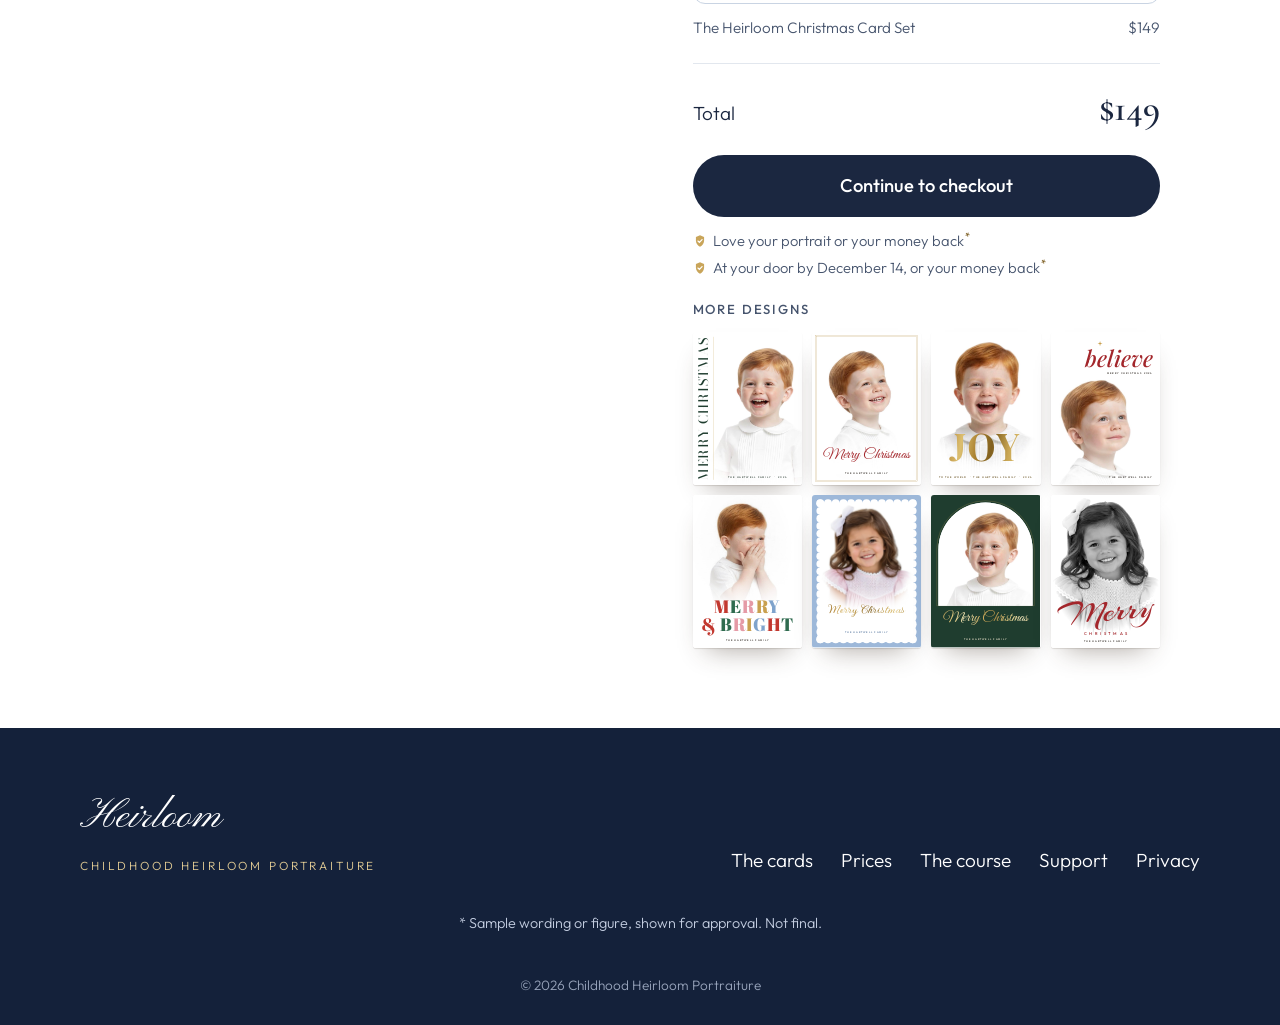
<file: card.html>
<!doctype html>
<html lang="en">
<head>
<meta charset="utf-8">
<meta name="viewport" content="width=device-width, initial-scale=1">
<title>Your Christmas card | Childhood Heirloom Portraiture</title>
<meta name="description" content="Pick your card, type the names, choose your set. We make the card and send you a picture of it for your yes.">
<meta name="theme-color" content="#14213A">
<link rel="icon" type="image/png" sizes="32x32" href="assets/icon-32.png">
<link rel="apple-touch-icon" href="assets/apple-touch-icon.png">
<link rel="preconnect" href="https://fonts.googleapis.com">
<link rel="preconnect" href="https://fonts.gstatic.com" crossorigin>
<link href="https://fonts.googleapis.com/css2?family=Abril+Fatface&family=Arizonia&family=Bodoni+Moda:opsz,wght@6..96,500&family=Cinzel:wght@500;600&family=Cormorant+Garamond:ital,wght@0,500;0,600;1,500&family=DM+Serif+Display&family=Great+Vibes&family=Gwendolyn:wght@700&family=Mr+Dafoe&family=Outfit:wght@300;400;500;600&family=Pinyon+Script&family=Playfair+Display:ital,wght@1,500&display=swap" rel="stylesheet">
<link rel="stylesheet" href="styles.css">
<link rel="stylesheet" href="store.css">
<link rel="stylesheet" href="cards.css">
</head>
<body class="has-bar">
<a class="bar" href="pricing.html"><b>Black Friday:</b> 25 cards $99<sup class="ast">*</sup>, regular $149<sup class="ast">*</sup>, through Cyber Monday, November 30. <span>See the offer</span></a>

<header class="top" id="top">
  <a class="brand" href="index.html" aria-label="Childhood Heirloom Portraiture, home">
    <img class="brand-mark" src="assets/icon-96.png" width="44" height="44" alt="">
    <span class="brand-words"><span class="brand-script">Heirloom</span><span class="brand-caps">Childhood · Portraiture</span></span>
  </a>
  <nav class="nav" aria-label="Main">
    <a href="cards.html" aria-current="page">The cards</a>
    <a href="pricing.html">Prices</a>
    <a href="index.html#made">How it’s made</a>
    <a href="course.html">The course</a>
    <a href="pricing.html#questions">Questions</a>
  </nav>
  <a class="btn btn-ink btn-small" href="cards.html">All designs</a>
</header>

<main class="wrap pdp">
  <div class="pv">
    <div class="pv-main"><div class="cd-box" id="pv" data-design="gilded-script" data-side="front"></div></div>
    <div class="seg" role="tablist" aria-label="Show">
      <button role="tab" class="is-on" data-side="front" aria-selected="true">Front</button>
      <button role="tab" data-side="back" aria-selected="false">Back</button>
      <button role="tab" data-side="gma" aria-selected="false">Grandma’s card</button>
    </div>
    <p class="caption">This is how your card looks with the names you type. We make the final card from your portrait.</p>
  </div>

  <div class="pinfo">
    <p class="kicker">Christmas card · 5&nbsp;x&nbsp;7 · printed both sides<sup class="ast">*</sup></p>
    <h1 id="dname">Gilded Script</h1>
    <p class="sub" id="dnote" style="margin-top:6px"></p>
    <div class="ladder" style="margin-top:12px" data-bf-only>
      <p class="ladder-now"><span class="big" style="font-size:3rem">$99<sup class="ast">*</sup></span><span class="ladder-row"><s>$149<sup class="ast">*</sup></s></span><span class="lbl">Black Friday price</span></p>
    </div>
    <p class="small">for 25 cards with envelopes and a card for Grandma, through Cyber Monday, November 30<sup class="ast">*</sup></p>

    <p class="how-made"><strong>You choose. We make it.</strong> Pick this design and tell us the names. After you order, send us your finished portrait by Friday, December 4<sup class="ast">*</sup>. We make your card and send you a picture of it; nothing prints until you say yes.</p>

    <section class="group">
      <h2>The names on your card</h2>
      <div class="fields">
        <div class="field"><label for="f-child">Your child’s name</label><input id="f-child" autocomplete="off" placeholder="Emma Grace"></div>
        <div class="field" id="row-child2" hidden><label for="f-child2">Second child’s name</label><input id="f-child2" autocomplete="off" placeholder="James"></div>
        <div class="field"><label for="f-gma">What your children call Grandma</label><input id="f-gma" autocomplete="off" placeholder="Mimi"></div>
        <div class="field"><label for="f-family">Your family name</label><input id="f-family" autocomplete="off" placeholder="The Hartwell Family"></div>
      </div>
    </section>

    <section class="group">
      <h2>See your own child on it (optional)</h2>
      <div class="upl">
        <input type="file" id="ph1" accept="image/*">
        <label class="btn btn-line btn-small" for="ph1">Add your portrait</label>
        <img class="thumb-me" id="me1" alt="Your portrait" hidden>
        <button class="linkbtn" id="rm1" type="button" hidden>Remove</button>
      </div>
      <div class="sliders" id="sliders" hidden>
        <label class="lab" for="pz">Size</label><input type="range" id="pz" min="1" max="1.6" step="0.02" value="1">
        <label class="lab" for="py">Up and down</label><input type="range" id="py" min="0" max="100" step="1" value="0">
      </div>
      <p class="privacy-note" style="margin-top:10px"><svg width="16" height="16" viewBox="0 0 24 24" aria-hidden="true"><path d="M12 2l7 3v6c0 5-3 9-7 11-4-2-7-6-7-11V5z" fill="#2f6b4f"/><path d="M8.5 12l2.5 2.5 4.5-5" fill="none" stroke="#fff" stroke-width="2" stroke-linecap="round"/></svg><span>Your photo stays on this device. It is not uploaded or sent anywhere.</span></p>
    </section>

    <section class="group">
      <h2>Choose your set</h2>
      <label class="opt"><input type="radio" name="tier" value="set" checked>
        <span><strong>The Heirloom Christmas Card Set</strong><small>25 cards with envelopes, a card for Grandma mailed to her, the course, the app and 100 AI credits, Grandma’s 8&nbsp;x&nbsp;10 file, the cheat sheet<sup class="ast">*</sup></small></span>
        <span class="amt"><s>$149<sup class="ast">*</sup></s>$99<sup class="ast">*</sup></span></label>
      <label class="opt"><input type="radio" name="tier" value="collection">
        <span><strong>The Grandmother Collection, done for you</strong><small>Send one phone photo: we make the portrait, 50 cards, a framed 8&nbsp;x&nbsp;10 for Grandma, and address and mail the cards. A small number of places<sup class="ast">*</sup></small></span>
        <span class="amt"><s>$399<sup class="ast">*</sup></s>$349<sup class="ast">*</sup></span></label>
    </section>

    <section class="group">
      <h2>How many cards</h2>
      <div class="stepper"><button type="button" id="minus" aria-label="25 fewer">−</button><output id="qty" aria-live="polite">25 cards</output><button type="button" id="plus" aria-label="25 more">+</button></div>
      <p class="small" style="margin-top:6px">Each 25 more: $59<sup class="ast">*</sup></p>
    </section>

    <section class="group" id="adds">
      <h2>Add to your set</h2>
      <label class="opt" id="opt-mailed"><input type="checkbox" data-add="mailed"><span><strong>Addressed, stamped and mailed for you</strong><small>Send us your list by Monday, December 7<sup class="ast">*</sup></small></span><span class="amt" id="amt-mailed">$59<sup class="ast">*</sup></span></label>
      <label class="opt"><input type="checkbox" data-add="frame"><span><strong>A framed 8&nbsp;x&nbsp;10 for the other Grandma</strong><small>Delivered to her door<sup class="ast">*</sup></small></span><span class="amt">$79<sup class="ast">*</sup></span></label>
      <label class="opt"><input type="checkbox" data-add="gmaCard"><span><strong>One more Grandma card, mailed to her</strong><small>For the other grandma, or a great-grandma<sup class="ast">*</sup></small></span><span class="amt">$9<sup class="ast">*</sup></span></label>
    </section>

    <ul class="lines" id="lines"></ul>
    <div class="total"><span>Total</span><strong id="total">$99</strong></div>
    <p class="actions" style="margin-top:16px"><a class="btn btn-ink btn-big btn-wide" href="checkout.html" id="go">Continue to checkout</a></p>
    <p class="mini-promise"><span>Love your portrait or your money back<sup class="ast">*</sup></span><span>At your door by December 14, or your money back<sup class="ast">*</sup></span></p>

    <section class="group">
      <h2>More designs</h2>
      <div class="grid-cards" id="more" style="grid-template-columns:repeat(4,1fr);gap:10px"></div>
    </section>
  </div>
</main>

<div class="buybar always" role="region" aria-label="Order">
  <div class="buybar-p"><strong id="bb-name">Gilded Script</strong><span id="bb-total">$99 for 25 cards</span></div>
  <a class="btn btn-ink" href="checkout.html">Checkout</a>
</div>

<footer class="foot">
  <div class="wrap foot-grid">
    <div><span class="brand-script on-dark">Heirloom</span><p class="foot-name">Childhood Heirloom Portraiture</p></div>
    <nav aria-label="Footer"><a href="cards.html">The cards</a><a href="pricing.html">Prices</a><a href="course.html">The course</a><a href="support.html">Support</a><a href="privacy.html">Privacy</a></nav>
  </div>
  <p class="foot-note">* Sample wording or figure, shown for approval. Not final.</p>
  <p class="foot-small">© 2026 Childhood Heirloom Portraiture</p>
</footer>

<script src="store-config.js"></script>
<script src="store.js"></script>
<script src="cards.js"></script>
<script>
(function () {
  var S = CHPStore, C = CHPCards, Cf = CHPConfig;
  var q = new URLSearchParams(location.search), st = S.get();
  var id = q.get("d") || st.design || "gilded-script";
  var des = C.byId(id); id = des.id;
  var tier = (q.get("tier") || st.tier) === "collection" ? "collection" : "set";
  S.set({ design: id, tier: tier });

  var pv = document.getElementById("pv");
  document.getElementById("dname").textContent = des.name;
  document.getElementById("bb-name").textContent = des.name;
  document.getElementById("dnote").textContent = des.note;
  document.title = des.name + " | Childhood Heirloom Portraiture";
  if (des.wide) document.querySelector(".pv-main").classList.add("is-wide");
  if (des.two) document.getElementById("row-child2").hidden = false;
  pv.dataset.design = id;
  C.drawAll(document.querySelector(".pv"));

  document.querySelectorAll(".seg button").forEach(function (b) {
    b.addEventListener("click", function () {
      document.querySelectorAll(".seg button").forEach(function (o) { o.classList.toggle("is-on", o === b); o.setAttribute("aria-selected", o === b); });
      pv.dataset.side = b.dataset.side; C.draw(pv);
    });
  });

  // names
  [["f-child", "child"], ["f-gma", "gma"], ["f-family", "family"], ["f-child2", "child2"]].forEach(function (p) {
    var el = document.getElementById(p[0]); el.value = st[p[1]] || "";
    var t; el.addEventListener("input", function () { clearTimeout(t); t = setTimeout(function () { var o = {}; o[p[1]] = el.value.trim(); S.set(o); C.draw(pv); }, 200); });
  });

  // her portrait, in this browser only
  var pz = document.getElementById("pz"), py = document.getElementById("py");
  pz.value = st.pz || 1; py.value = st.py == null ? 0 : st.py;
  function showMe() { var src = S.photo(1); document.getElementById("me1").hidden = document.getElementById("rm1").hidden = document.getElementById("sliders").hidden = !src; if (src) document.getElementById("me1").src = src; }
  document.getElementById("ph1").addEventListener("change", function (e) {
    S.readFile(e.target.files[0], function (url, err) { if (!url) { alert(err); return; } S.setPhoto(1, url); showMe(); C.draw(pv); });
  });
  document.getElementById("rm1").addEventListener("click", function () { S.clearPhoto(1); showMe(); C.draw(pv); });
  pz.addEventListener("input", function () { S.set({ pz: +pz.value }); C.draw(pv); });
  py.addEventListener("input", function () { S.set({ py: +py.value }); C.draw(pv); });
  showMe();

  // set, quantity, add-ons, total
  var radios = document.querySelectorAll('input[name="tier"]');
  radios.forEach(function (r) { r.checked = r.value === tier; r.addEventListener("change", function () { tier = r.value; var b = Cf.tiers[tier].cards; S.set({ tier: tier, qty: Math.max(b, S.get().qty || b) }); paint(); }); });
  var adds = S.get().addons || {};
  document.querySelectorAll("[data-add]").forEach(function (c) {
    c.checked = !!adds[c.dataset.add];
    c.addEventListener("change", function () { var a = S.get().addons || {}; a[c.dataset.add] = c.checked; S.set({ addons: a }); paint(); });
  });
  function setQty(d) { var b = Cf.tiers[tier].cards, q = Math.min(200, Math.max(b, (S.get().qty || b) + d)); S.set({ qty: q }); paint(); }
  document.getElementById("minus").addEventListener("click", function () { setQty(-25); });
  document.getElementById("plus").addEventListener("click", function () { setQty(25); });

  function paint() {
    var o = S.order(), b = Cf.tiers[tier].cards;
    document.getElementById("qty").textContent = o.qty + " cards";
    document.getElementById("minus").disabled = o.qty <= b;
    document.getElementById("plus").disabled = o.qty >= 200;
    document.getElementById("opt-mailed").hidden = tier === "collection";
    document.getElementById("amt-mailed").textContent = S.money(Cf.addons.mailed.price * o.qty / 25);
    document.getElementById("lines").innerHTML = o.lines.map(function (l) { return "<li><span>" + l.name + "</span><span>" + S.money(l.amount) + "</span></li>"; }).join("");
    document.getElementById("total").textContent = S.money(o.total);
    document.getElementById("bb-total").textContent = S.money(o.total) + " for " + o.qty + " cards";
  }
  paint();

  // more designs
  var more = document.getElementById("more");
  more.innerHTML = C.list.filter(function (d) { return d.id !== id && !d.wide; }).slice(0, 8).map(function (d) {
    return '<a class="tile" href="card.html?d=' + d.id + '" aria-label="' + d.name + '"><span class="shade"><span class="cd-box" data-design="' + d.id + '" data-side="front"></span></span></a>';
  }).join("");
  C.drawAll(more);
})();
</script>
</body>
</html>
</file>
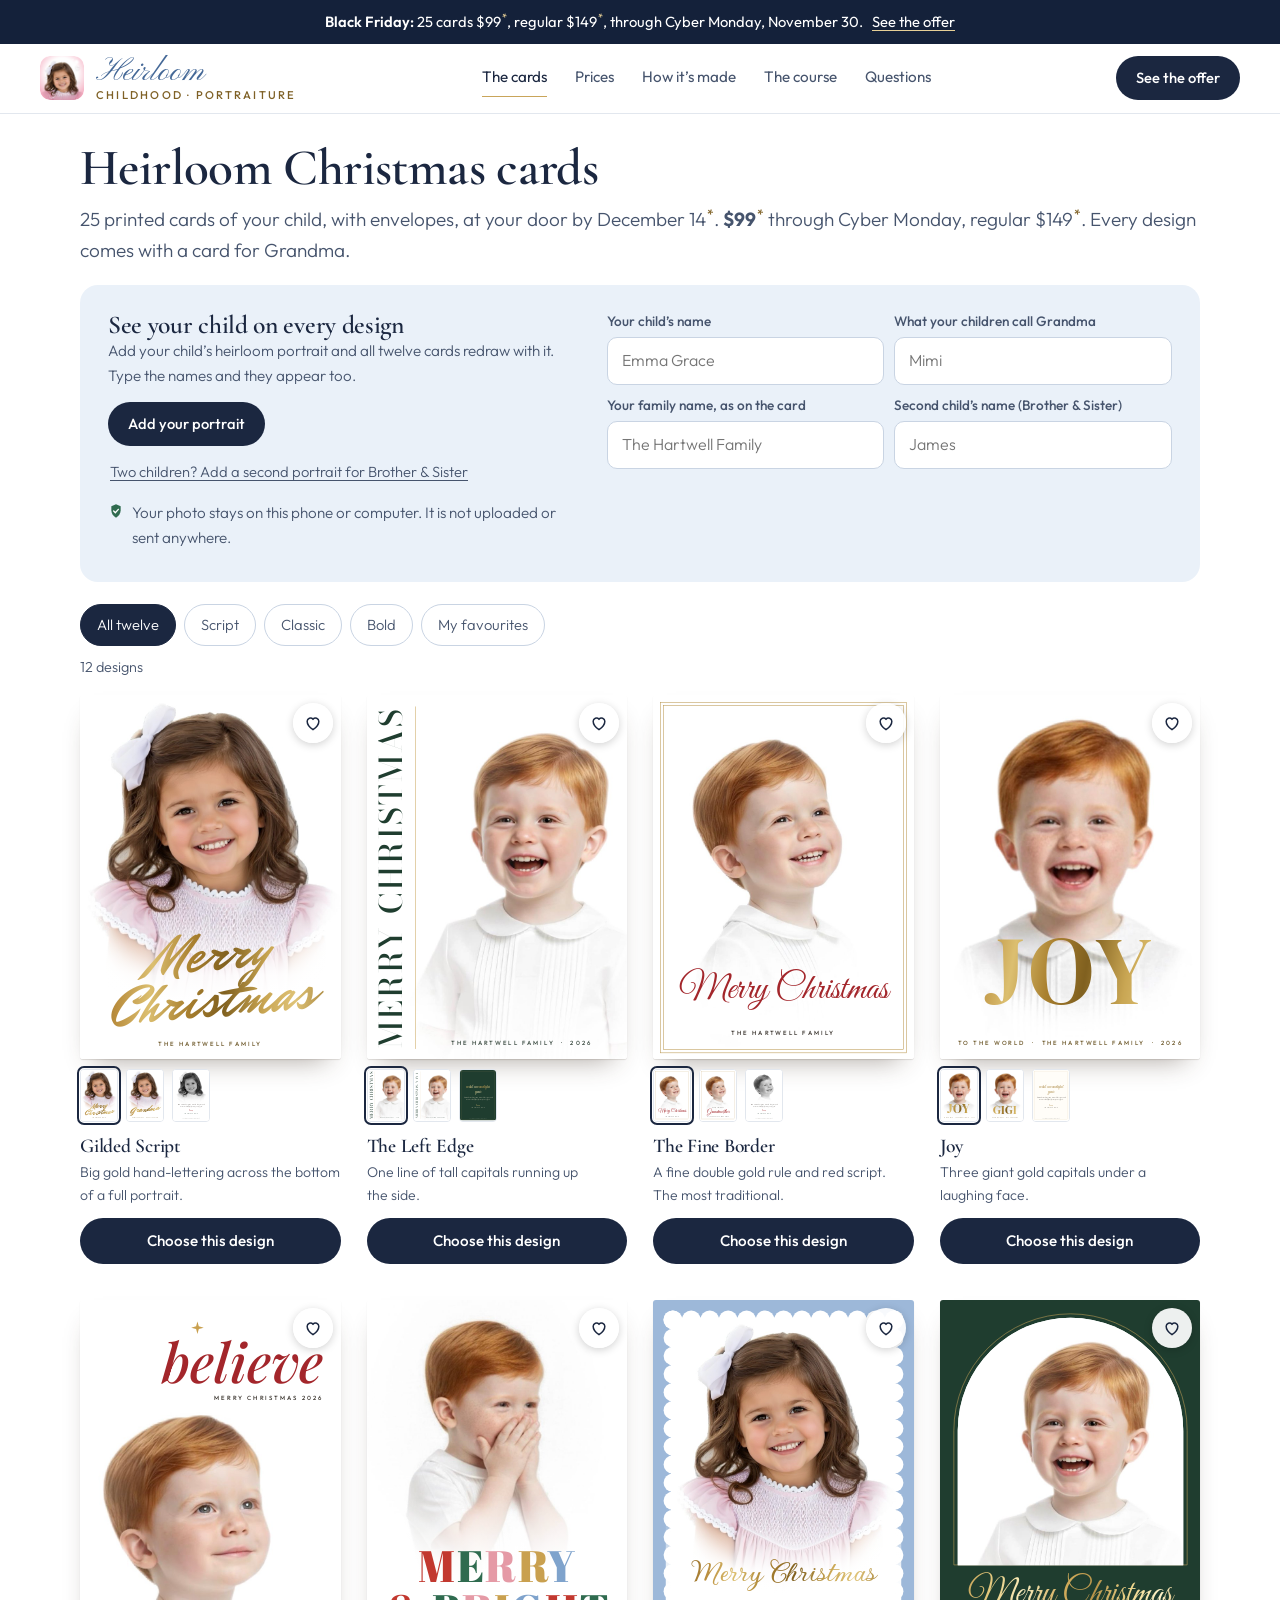
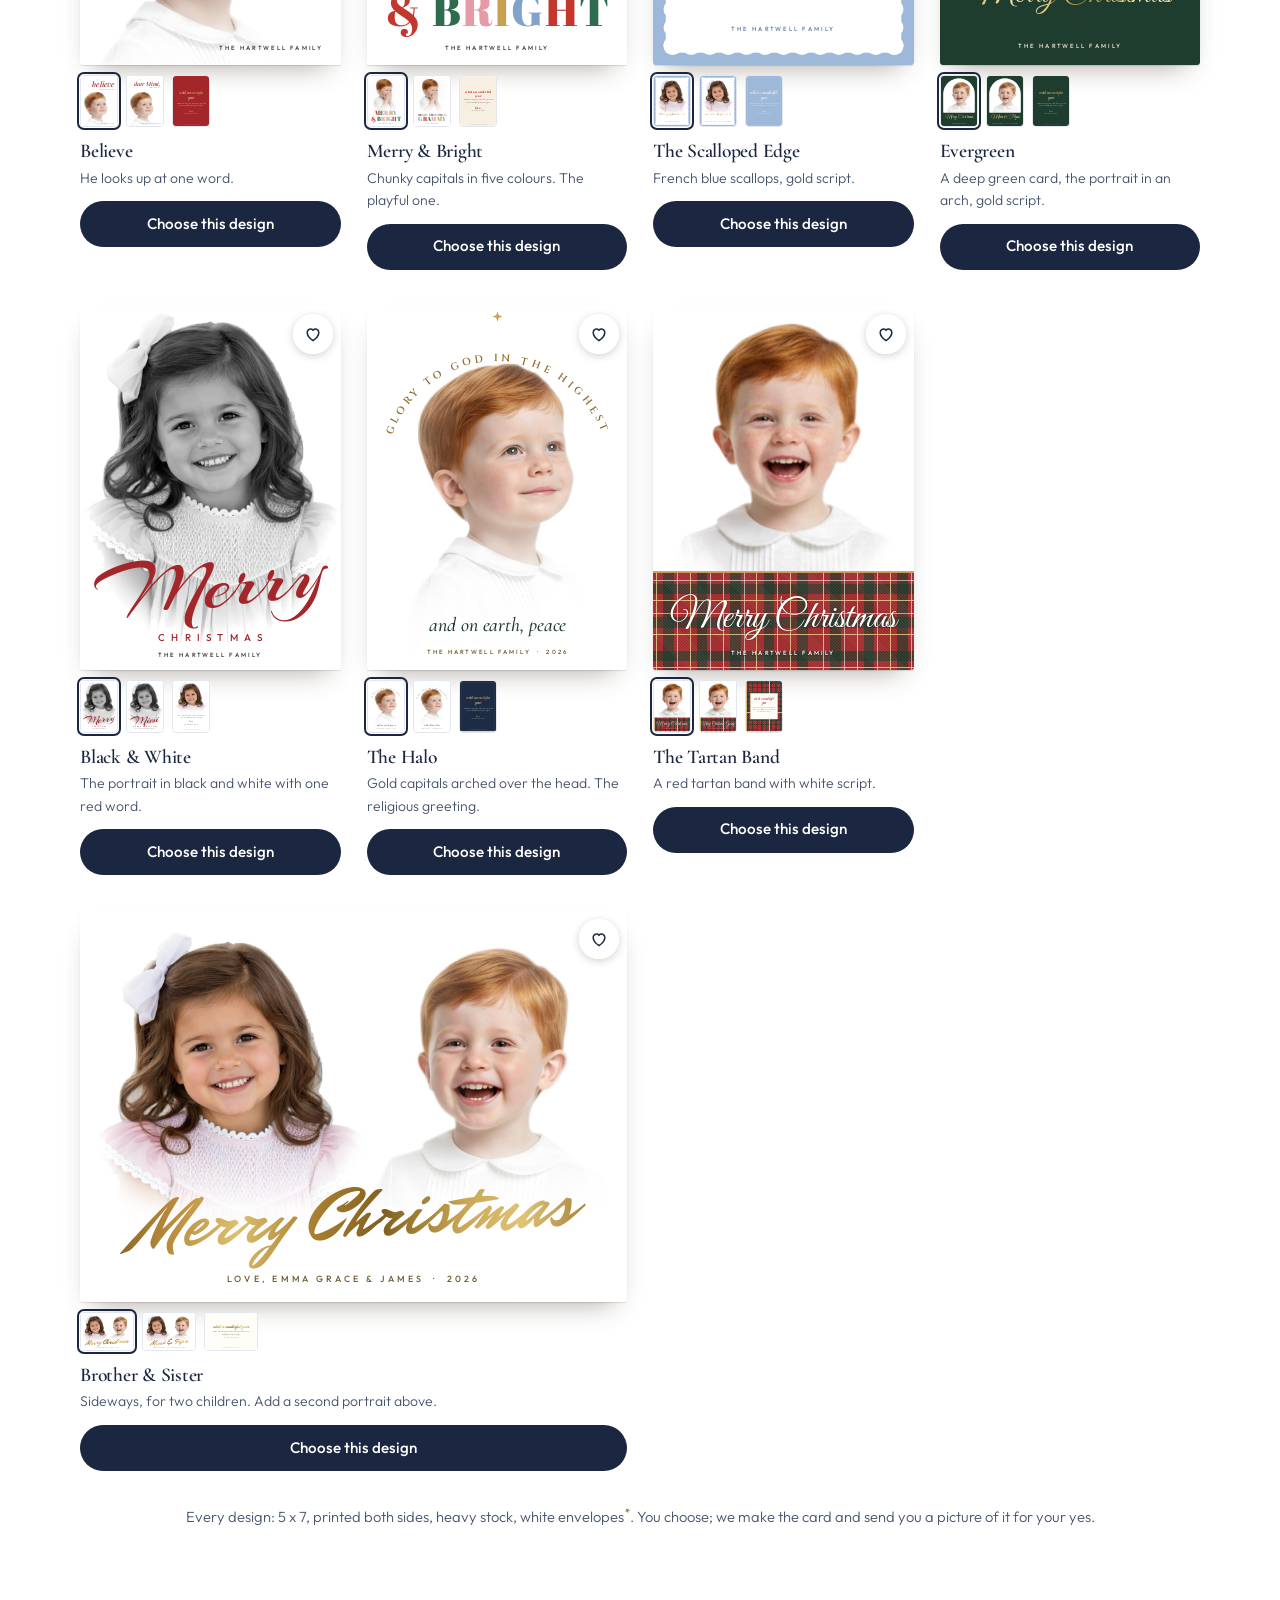
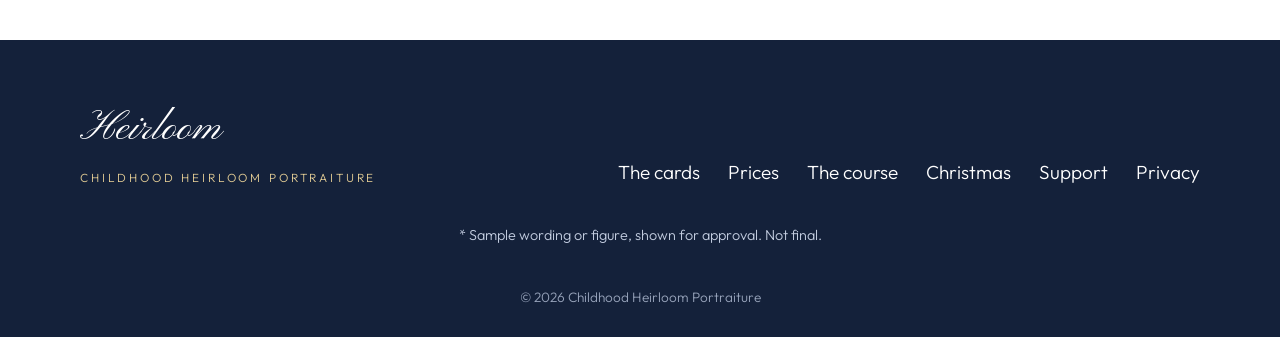
<file: cards.html>
<!doctype html>
<html lang="en">
<head>
<meta charset="utf-8">
<meta name="viewport" content="width=device-width, initial-scale=1">
<title>The card designs | Childhood Heirloom Portraiture</title>
<meta name="description" content="Twelve Christmas card designs for your child's heirloom portrait. Add your portrait and see your own child on every one.">
<meta property="og:title" content="Heirloom Christmas card designs">
<meta property="og:image" content="assets/img/share.jpg">
<meta name="theme-color" content="#14213A">
<link rel="icon" type="image/png" sizes="32x32" href="assets/icon-32.png">
<link rel="apple-touch-icon" href="assets/apple-touch-icon.png">
<link rel="preconnect" href="https://fonts.googleapis.com">
<link rel="preconnect" href="https://fonts.gstatic.com" crossorigin>
<link href="https://fonts.googleapis.com/css2?family=Abril+Fatface&family=Arizonia&family=Bodoni+Moda:opsz,wght@6..96,500&family=Cinzel:wght@500;600&family=Cormorant+Garamond:ital,wght@0,500;0,600;1,500&family=DM+Serif+Display&family=Great+Vibes&family=Gwendolyn:wght@700&family=Mr+Dafoe&family=Outfit:wght@300;400;500;600&family=Pinyon+Script&family=Playfair+Display:ital,wght@1,500&display=swap" rel="stylesheet">
<link rel="stylesheet" href="styles.css">
<link rel="stylesheet" href="store.css">
<link rel="stylesheet" href="cards.css">
</head>
<body class="has-bar">
<a class="bar" href="pricing.html"><b>Black Friday:</b> 25 cards $99<sup class="ast">*</sup>, regular $149<sup class="ast">*</sup>, through Cyber Monday, November 30. <span>See the offer</span></a>

<header class="top" id="top">
  <a class="brand" href="index.html" aria-label="Childhood Heirloom Portraiture, home">
    <img class="brand-mark" src="assets/icon-96.png" width="44" height="44" alt="">
    <span class="brand-words"><span class="brand-script">Heirloom</span><span class="brand-caps">Childhood · Portraiture</span></span>
  </a>
  <nav class="nav" aria-label="Main">
    <a href="cards.html" aria-current="page">The cards</a>
    <a href="pricing.html">Prices</a>
    <a href="index.html#made">How it’s made</a>
    <a href="course.html">The course</a>
    <a href="pricing.html#questions">Questions</a>
  </nav>
  <a class="btn btn-ink btn-small" href="pricing.html">See the offer</a>
</header>

<main class="section" style="padding-top:26px">
  <div class="wrap">
    <h1 style="font-size:clamp(2rem,6.4vw,3.2rem)">Heirloom Christmas cards</h1>
    <p class="sub" style="margin-top:8px">25 printed cards of your child, with envelopes, at your door by December 14<sup class="ast">*</sup>. <strong>$99<sup class="ast">*</sup></strong> through Cyber Monday, regular $149<sup class="ast">*</sup>. Every design comes with a card for Grandma.</p>

    <section class="make" aria-labelledby="make-h">
      <div>
        <h2 id="make-h">See your child on every design</h2>
        <p>Add your child’s heirloom portrait and all twelve cards redraw with it. Type the names and they appear too.</p>
        <div class="upl" style="margin-top:14px">
          <input type="file" id="ph1" accept="image/*">
          <label class="btn btn-ink btn-small" for="ph1">Add your portrait</label>
          <img class="thumb-me" id="me1" alt="Your portrait" hidden>
          <button class="linkbtn" id="rm1" type="button" hidden>Remove</button>
        </div>
        <div class="upl" style="margin-top:8px">
          <input type="file" id="ph2" accept="image/*">
          <label class="linkbtn" for="ph2" style="cursor:pointer">Two children? Add a second portrait for Brother &amp; Sister</label>
          <img class="thumb-me" id="me2" alt="Your second portrait" hidden>
          <button class="linkbtn" id="rm2" type="button" hidden>Remove</button>
        </div>
        <p class="privacy-note" style="margin-top:12px"><svg width="16" height="16" viewBox="0 0 24 24" aria-hidden="true"><path d="M12 2l7 3v6c0 5-3 9-7 11-4-2-7-6-7-11V5z" fill="#2f6b4f"/><path d="M8.5 12l2.5 2.5 4.5-5" fill="none" stroke="#fff" stroke-width="2" stroke-linecap="round"/></svg><span>Your photo stays on this phone or computer. It is not uploaded or sent anywhere.</span></p>
        <p class="small" id="msg" role="status" style="margin-top:6px"></p>
      </div>
      <div class="fields">
        <div class="field"><label for="f-child">Your child’s name</label><input id="f-child" autocomplete="off" placeholder="Emma Grace"></div>
        <div class="field"><label for="f-gma">What your children call Grandma</label><input id="f-gma" autocomplete="off" placeholder="Mimi"></div>
        <div class="field"><label for="f-family">Your family name, as on the card</label><input id="f-family" autocomplete="off" placeholder="The Hartwell Family"></div>
        <div class="field"><label for="f-child2">Second child’s name (Brother &amp; Sister)</label><input id="f-child2" autocomplete="off" placeholder="James"></div>
      </div>
    </section>

    <div class="chips" role="group" aria-label="Show">
      <button class="chip is-on" data-f="all" aria-pressed="true">All twelve</button>
      <button class="chip" data-f="script" aria-pressed="false">Script</button>
      <button class="chip" data-f="classic" aria-pressed="false">Classic</button>
      <button class="chip" data-f="bold" aria-pressed="false">Bold</button>
      <button class="chip" data-f="fav" aria-pressed="false">My favourites</button>
    </div>
    <p class="count" id="count"></p>
    <div class="grid-cards" id="grid"></div>
    <p class="small center" style="margin-top:34px">Every design: 5&nbsp;x&nbsp;7, printed both sides, heavy stock, white envelopes<sup class="ast">*</sup>. You choose; we make the card and send you a picture of it for your yes.</p>
  </div>
</main>

<div class="buybar" role="region" aria-label="Order">
  <div class="buybar-p"><strong id="bb-name">Pick a design</strong><span><s>$149<sup class="ast">*</sup></s> $99<sup class="ast">*</sup> for 25 cards</span></div>
  <a class="btn btn-ink" id="bb-go" href="card.html">Choose</a>
</div>

<footer class="foot">
  <div class="wrap foot-grid">
    <div><span class="brand-script on-dark">Heirloom</span><p class="foot-name">Childhood Heirloom Portraiture</p></div>
    <nav aria-label="Footer"><a href="cards.html">The cards</a><a href="pricing.html">Prices</a><a href="course.html">The course</a><a href="christmas.html">Christmas</a><a href="support.html">Support</a><a href="privacy.html">Privacy</a></nav>
  </div>
  <p class="foot-note">* Sample wording or figure, shown for approval. Not final.</p>
  <p class="foot-small">© 2026 Childhood Heirloom Portraiture</p>
</footer>

<script src="store-config.js"></script>
<script src="store.js"></script>
<script src="cards.js"></script>
<script>
(function () {
  var S = CHPStore, C = CHPCards, grid = document.getElementById("grid");
  var q = new URLSearchParams(location.search);
  if (q.get("tier")) S.set({ tier: q.get("tier") });
  var filter = "all";
  var heart = '<svg viewBox="0 0 24 24" aria-hidden="true"><path d="M12 20s-7-4.4-7-10a4 4 0 0 1 7-2.6A4 4 0 0 1 19 10c0 5.6-7 10-7 10z"/></svg>';

  function favs() { return S.get().favs || []; }
  function build() {
    var f = favs(), shown = 0;
    grid.innerHTML = C.list.map(function (d) {
      var on = f.indexOf(d.id) >= 0;
      var hide = (filter === "fav" && !on) || (filter !== "all" && filter !== "fav" && d.style !== filter);
      if (!hide) shown++;
      return '<article class="tile' + (d.wide ? " wide" : "") + '"' + (hide ? " hidden" : "") + ' data-id="' + d.id + '">' +
        '<button class="heart" type="button" aria-pressed="' + on + '" aria-label="Save ' + d.name + ' to my favourites">' + heart + "</button>" +
        '<a class="shade" href="card.html?d=' + d.id + '" aria-label="' + d.name + ': choose this design"><span class="cd-box big" data-design="' + d.id + '" data-side="front"></span></a>' +
        '<div class="mini" role="group" aria-label="Show the front, Grandma’s card or the back">' +
          ["front", "gma", "back"].map(function (s, i) { return '<button type="button" class="' + (i ? "" : "is-on") + '" data-side="' + s + '" aria-label="' + ["The family’s card", "Grandma’s card", "The back"][i] + '"><span class="cd-box" data-design="' + d.id + '" data-side="' + s + '"></span></button>'; }).join("") +
        "</div>" +
        "<h3>" + d.name + "</h3><p>" + d.note + (d.two ? " Add a second portrait above." : "") + "</p>" +
        '<a class="btn btn-ink" href="card.html?d=' + d.id + '">Choose this design</a></article>';
    }).join("");
    document.getElementById("count").textContent = shown + (shown === 1 ? " design" : " designs") + (filter === "fav" && !shown ? ". Tap a heart to save one." : "");
    C.drawAll(grid);
  }

  grid.addEventListener("click", function (e) {
    var h = e.target.closest(".heart");
    if (h) {
      var id = h.closest(".tile").dataset.id, f = favs(), i = f.indexOf(id);
      if (i >= 0) f.splice(i, 1); else f.push(id);
      S.set({ favs: f }); h.setAttribute("aria-pressed", i < 0);
      if (filter === "fav") build();
      return;
    }
    var m = e.target.closest(".mini button");
    if (m) {
      var tile = m.closest(".tile"), big = tile.querySelector(".cd-box.big");
      tile.querySelectorAll(".mini button").forEach(function (b) { b.classList.toggle("is-on", b === m); });
      big.dataset.side = m.dataset.side; C.draw(big);
    }
  });
  grid.addEventListener("mouseover", function (e) {
    var t = e.target.closest(".tile"); if (!t) return;
    document.getElementById("bb-name").textContent = C.byId(t.dataset.id).name;
    document.getElementById("bb-go").href = "card.html?d=" + t.dataset.id;
  });

  document.querySelectorAll(".chip").forEach(function (c) {
    c.addEventListener("click", function () {
      filter = c.dataset.f;
      document.querySelectorAll(".chip").forEach(function (o) { o.classList.toggle("is-on", o === c); o.setAttribute("aria-pressed", o === c); });
      build();
    });
  });

  // names
  var st = S.get();
  [["f-child", "child"], ["f-gma", "gma"], ["f-family", "family"], ["f-child2", "child2"]].forEach(function (p) {
    var el = document.getElementById(p[0]); el.value = st[p[1]] || "";
    var t; el.addEventListener("input", function () { clearTimeout(t); t = setTimeout(function () { var o = {}; o[p[1]] = el.value.trim(); S.set(o); C.drawAll(grid); }, 250); });
  });

  // portraits: read here, kept here
  function showMe(n) {
    var src = S.photo(n), img = document.getElementById("me" + n), rm = document.getElementById("rm" + n);
    img.hidden = rm.hidden = !src; if (src) img.src = src;
  }
  [1, 2].forEach(function (n) {
    document.getElementById("ph" + n).addEventListener("change", function (e) {
      var msg = document.getElementById("msg"); msg.textContent = "Putting your portrait on the cards…";
      S.readFile(e.target.files[0], function (url, err) {
        if (!url) { msg.textContent = err; return; }
        S.setPhoto(n, url); showMe(n); C.drawAll(grid);
        msg.textContent = "Done. That is your child on every design. Nothing has left this device.";
      });
    });
    document.getElementById("rm" + n).addEventListener("click", function () { S.clearPhoto(n); showMe(n); C.drawAll(grid); document.getElementById("msg").textContent = ""; });
    showMe(n);
  });

  build();
})();
</script>
</body>
</html>
</file>
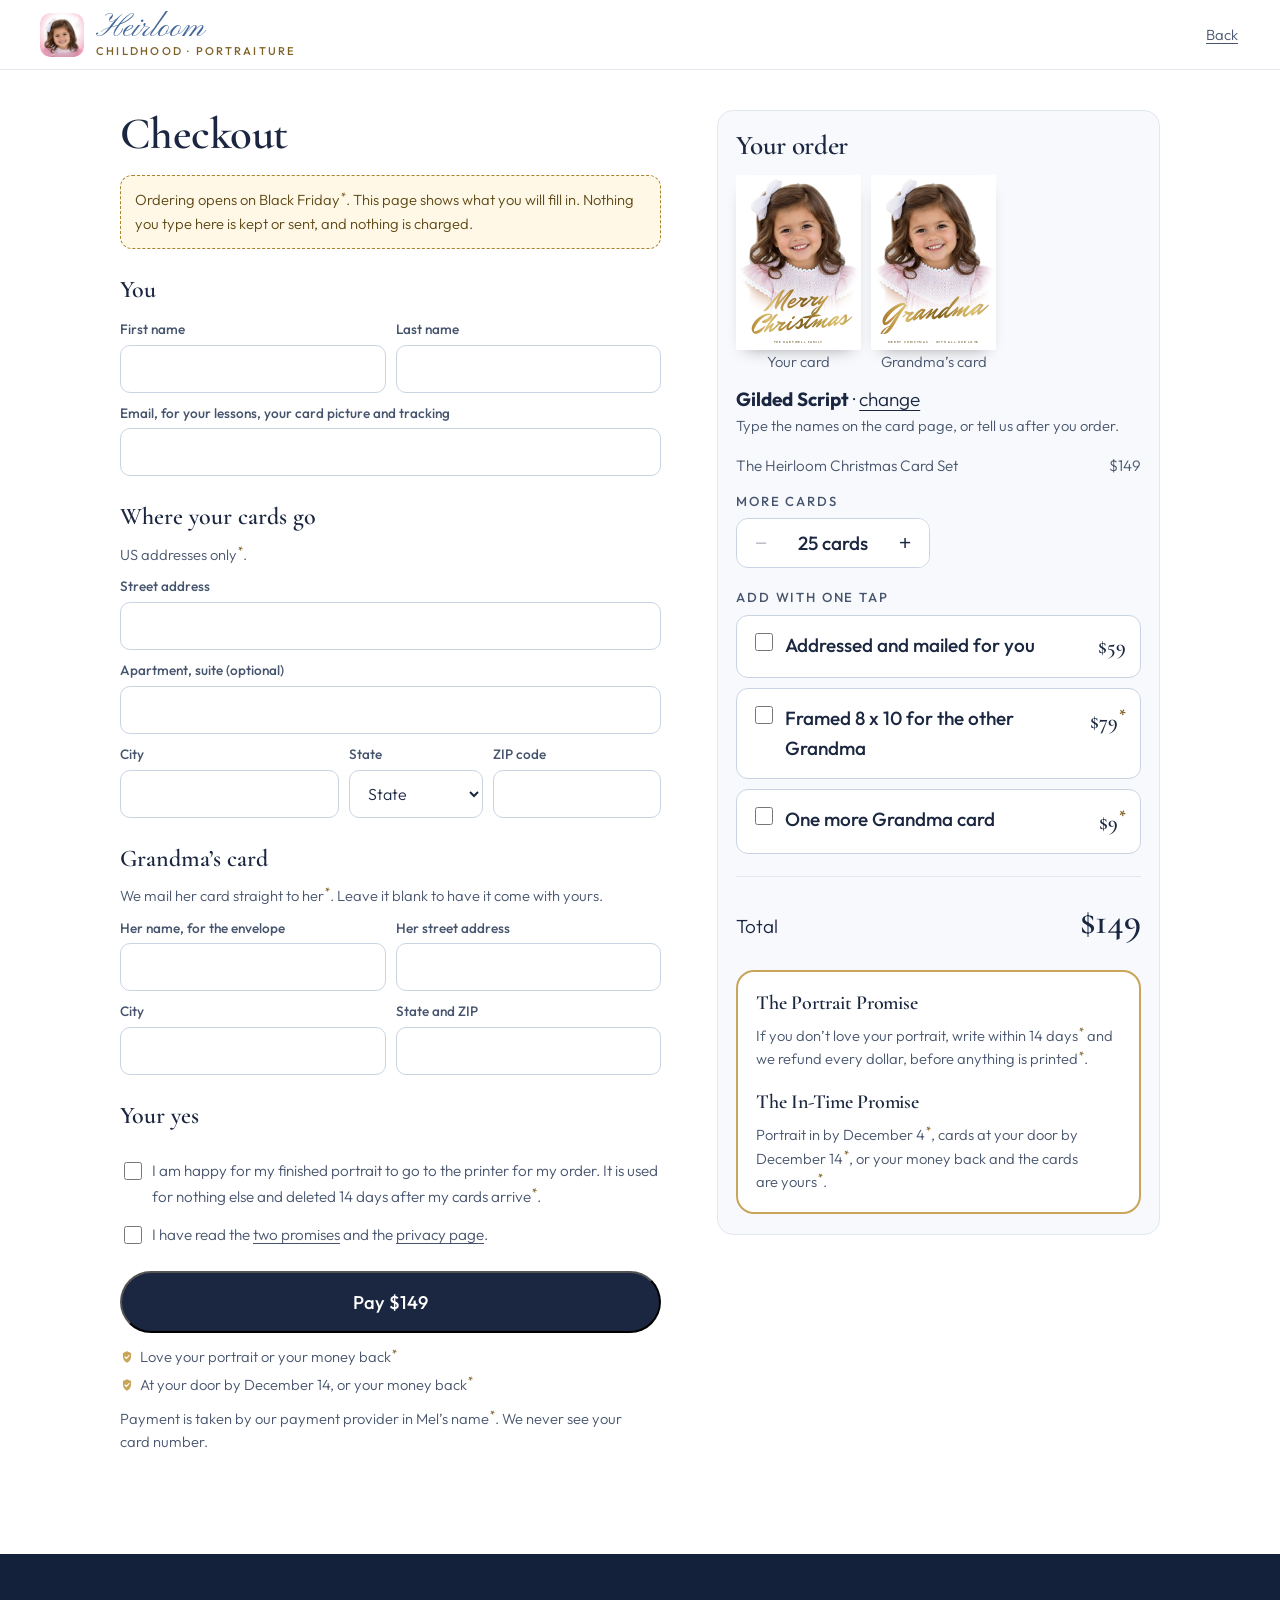
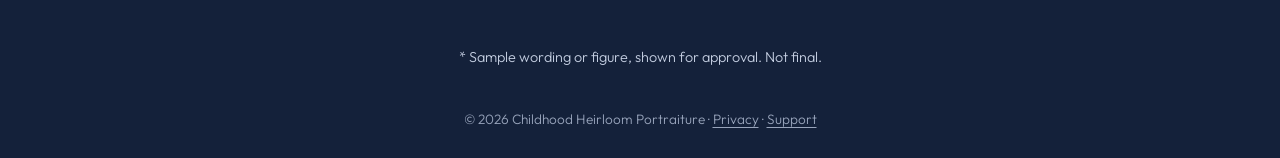
<file: checkout.html>
<!doctype html>
<html lang="en">
<head>
<meta charset="utf-8">
<meta name="viewport" content="width=device-width, initial-scale=1">
<title>Checkout | Childhood Heirloom Portraiture</title>
<meta name="robots" content="noindex">
<meta name="theme-color" content="#14213A">
<link rel="icon" type="image/png" sizes="32x32" href="assets/icon-32.png">
<link rel="apple-touch-icon" href="assets/apple-touch-icon.png">
<link rel="preconnect" href="https://fonts.googleapis.com">
<link rel="preconnect" href="https://fonts.gstatic.com" crossorigin>
<link href="https://fonts.googleapis.com/css2?family=Abril+Fatface&family=Arizonia&family=Bodoni+Moda:opsz,wght@6..96,500&family=Cinzel:wght@500;600&family=Cormorant+Garamond:ital,wght@0,500;0,600;1,500&family=DM+Serif+Display&family=Great+Vibes&family=Gwendolyn:wght@700&family=Mr+Dafoe&family=Outfit:wght@300;400;500;600&family=Pinyon+Script&family=Playfair+Display:ital,wght@1,500&display=swap" rel="stylesheet">
<link rel="stylesheet" href="styles.css">
<link rel="stylesheet" href="store.css">
<link rel="stylesheet" href="cards.css">
</head>
<body>
<header class="top" id="top">
  <a class="brand" href="index.html" aria-label="Childhood Heirloom Portraiture, home">
    <img class="brand-mark" src="assets/icon-96.png" width="44" height="44" alt="">
    <span class="brand-words"><span class="brand-script">Heirloom</span><span class="brand-caps">Childhood · Portraiture</span></span>
  </a>
  <a class="linkbtn" href="javascript:history.back()">Back</a>
</header>

<main class="wrap co">
  <!-- The form collects nothing yet: no action, nothing stored, nothing sent. The pay button goes to the tier's
       payment link from store-config.js, or to opening.html while there is none. See FOR-THE-DEVS.md. -->
  <form id="co" novalidate autocomplete="on">
    <h1 style="font-size:clamp(2rem,6vw,2.8rem)">Checkout</h1>
    <p class="notice" id="not-open">Ordering opens on Black Friday<sup class="ast">*</sup>. This page shows what you will fill in. Nothing you type here is kept or sent, and nothing is charged.</p>

    <fieldset>
      <legend>You</legend>
      <div class="fields">
        <div class="field"><label for="c-first">First name</label><input id="c-first" autocomplete="given-name"></div>
        <div class="field"><label for="c-last">Last name</label><input id="c-last" autocomplete="family-name"></div>
        <div class="field" style="grid-column:1/-1"><label for="c-email">Email, for your lessons, your card picture and tracking</label><input id="c-email" type="email" autocomplete="email" inputmode="email"></div>
      </div>
    </fieldset>

    <fieldset class="needs-cards">
      <legend>Where your cards go</legend>
      <p class="small" style="margin:-4px 0 10px">US addresses only<sup class="ast">*</sup>.</p>
      <div class="fields">
        <div class="field" style="grid-column:1/-1"><label for="a-street">Street address</label><input id="a-street" autocomplete="address-line1"></div>
        <div class="field" style="grid-column:1/-1"><label for="a-apt">Apartment, suite (optional)</label><input id="a-apt" autocomplete="address-line2"></div>
      </div>
      <div class="row3" style="margin-top:10px">
        <div class="field"><label for="a-city">City</label><input id="a-city" autocomplete="address-level2"></div>
        <div class="field"><label for="a-state">State</label><select id="a-state" autocomplete="address-level1"><option value="">State</option></select></div>
        <div class="field"><label for="a-zip">ZIP code</label><input id="a-zip" autocomplete="postal-code" inputmode="numeric"></div>
      </div>
    </fieldset>

    <fieldset class="needs-cards">
      <legend>Grandma’s card</legend>
      <p class="small" style="margin:-4px 0 10px">We mail her card straight to her<sup class="ast">*</sup>. Leave it blank to have it come with yours.</p>
      <div class="fields">
        <div class="field"><label for="g-name">Her name, for the envelope</label><input id="g-name" autocomplete="off"></div>
        <div class="field"><label for="g-street">Her street address</label><input id="g-street" autocomplete="off"></div>
        <div class="field"><label for="g-city">City</label><input id="g-city" autocomplete="off"></div>
        <div class="field"><label for="g-zip">State and ZIP</label><input id="g-zip" autocomplete="off"></div>
      </div>
    </fieldset>

    <fieldset>
      <legend>Your yes</legend>
      <label class="tick needs-cards"><input type="checkbox" id="t-print"><span>I am happy for my finished portrait to go to the printer for my order. It is used for nothing else and deleted 14 days after my cards arrive<sup class="ast">*</sup>.</span></label>
      <label class="tick"><input type="checkbox" id="t-terms"><span>I have read the <a href="pricing.html#promises">two promises</a> and the <a href="privacy.html">privacy page</a>.</span></label>
    </fieldset>

    <p class="actions" style="margin-top:24px"><button class="btn btn-ink btn-big btn-wide" type="submit" id="pay">Pay $99</button></p>
    <p class="mini-promise"><span>Love your portrait or your money back<sup class="ast">*</sup></span><span class="needs-cards">At your door by December 14, or your money back<sup class="ast">*</sup></span></p>
    <p class="small" style="margin-top:10px">Payment is taken by our payment provider in Mel’s name<sup class="ast">*</sup>. We never see your card number.</p>
  </form>

  <aside class="co-sum" aria-label="Your order">
    <h2 style="font-size:1.7rem">Your order</h2>
    <div class="needs-cards" style="margin-top:14px">
      <div class="co-pre" id="pre">
        <div><div class="cd-box" id="pre-f" data-side="front"></div><p class="small center">Your card</p></div>
        <div><div class="cd-box" id="pre-g" data-side="gma"></div><p class="small center">Grandma’s card</p></div>
      </div>
      <p style="margin-top:10px"><strong id="s-design">Gilded Script</strong> · <a href="#" id="s-change">change</a></p>
      <p class="small" id="s-names"></p>
    </div>

    <ul class="lines" id="lines" style="margin-top:16px"></ul>

    <div class="needs-cards">
      <div class="group" style="margin-top:16px">
        <h2>More cards</h2>
        <div class="stepper"><button type="button" id="minus" aria-label="25 fewer">−</button><output id="qty">25 cards</output><button type="button" id="plus" aria-label="25 more">+</button></div>
      </div>
      <div class="group">
        <h2>Add with one tap</h2>
        <label class="opt" id="opt-mailed"><input type="checkbox" data-add="mailed"><span><strong>Addressed and mailed for you</strong></span><span class="amt" id="amt-mailed">$59</span></label>
        <label class="opt"><input type="checkbox" data-add="frame"><span><strong>Framed 8&nbsp;x&nbsp;10 for the other Grandma</strong></span><span class="amt">$79<sup class="ast">*</sup></span></label>
        <label class="opt"><input type="checkbox" data-add="gmaCard"><span><strong>One more Grandma card</strong></span><span class="amt">$9<sup class="ast">*</sup></span></label>
      </div>
    </div>

    <div class="total"><span>Total</span><strong id="total">$99</strong></div>
    <p class="small" data-bf-only>Black Friday prices through Cyber Monday, November 30<sup class="ast">*</sup>.</p>

    <div class="seal" style="margin-top:18px;grid-template-columns:1fr;padding:18px">
      <div><h3 style="font-size:1.25rem">The Portrait Promise</h3><p style="font-size:.92rem">If you don’t love your portrait, write within 14 days<sup class="ast">*</sup> and we refund every dollar, before anything is printed<sup class="ast">*</sup>.</p></div>
      <div class="needs-cards"><h3 style="font-size:1.25rem">The In-Time Promise</h3><p style="font-size:.92rem">Portrait in by December 4<sup class="ast">*</sup>, cards at your door by December 14<sup class="ast">*</sup>, or your money back and the cards are yours<sup class="ast">*</sup>.</p></div>
    </div>
  </aside>
</main>

<footer class="foot">
  <p class="foot-note">* Sample wording or figure, shown for approval. Not final.</p>
  <p class="foot-small">© 2026 Childhood Heirloom Portraiture · <a href="privacy.html" style="color:inherit">Privacy</a> · <a href="support.html" style="color:inherit">Support</a></p>
</footer>

<script src="store-config.js"></script>
<script src="store.js"></script>
<script src="cards.js"></script>
<script>
(function () {
  var S = CHPStore, C = CHPCards, Cf = CHPConfig;
  var q = new URLSearchParams(location.search);
  if (q.get("tier")) S.set({ tier: q.get("tier") });
  var st = S.get(), tier = st.tier || "set";
  if (!Cf.tiers[tier] || tier === "portrait") tier = "set";
  S.set({ tier: tier });
  var cards = !!Cf.tiers[tier].cards;
  document.querySelectorAll(".needs-cards").forEach(function (el) { el.hidden = !cards; });

  // states
  var sel = document.getElementById("a-state");
  "AL AK AZ AR CA CO CT DE DC FL GA HI ID IL IN IA KS KY LA ME MD MA MI MN MS MO MT NE NV NH NJ NM NY NC ND OH OK OR PA RI SC SD TN TX UT VT VA WA WV WI WY".split(" ").forEach(function (s) { var o = document.createElement("option"); o.textContent = s; sel.appendChild(o); });

  if (cards) {
    var des = C.byId(st.design || "gilded-script");
    ["pre-f", "pre-g"].forEach(function (i) { document.getElementById(i).dataset.design = des.id; });
    if (des.wide) document.getElementById("pre").classList.add("wide");
    C.drawAll(document.getElementById("pre"));
    document.getElementById("s-design").textContent = des.name;
    document.getElementById("s-change").href = "card.html?d=" + des.id;
    var n = [st.child, st.gma && ("Grandma’s card: " + st.gma), st.family].filter(Boolean).join(" · ");
    document.getElementById("s-names").textContent = n || "Type the names on the card page, or tell us after you order.";
  }

  document.querySelectorAll("[data-add]").forEach(function (c) {
    c.checked = !!(S.get().addons || {})[c.dataset.add];
    c.addEventListener("change", function () { var a = S.get().addons || {}; a[c.dataset.add] = c.checked; S.set({ addons: a }); paint(); });
  });
  function setQty(d) { var b = Cf.tiers[tier].cards, v = Math.min(200, Math.max(b, (S.get().qty || b) + d)); S.set({ qty: v }); paint(); }
  document.getElementById("minus").addEventListener("click", function () { setQty(-25); });
  document.getElementById("plus").addEventListener("click", function () { setQty(25); });

  function paint() {
    var o = S.order();
    document.getElementById("lines").innerHTML = o.lines.map(function (l) { return "<li><span>" + l.name + "</span><span>" + S.money(l.amount) + "</span></li>"; }).join("");
    document.getElementById("total").textContent = S.money(o.total);
    document.getElementById("pay").textContent = "Pay " + S.money(o.total);
    if (cards) {
      document.getElementById("qty").textContent = o.qty + " cards";
      document.getElementById("minus").disabled = o.qty <= Cf.tiers[tier].cards;
      document.getElementById("opt-mailed").hidden = tier === "collection";
      document.getElementById("amt-mailed").textContent = S.money(Cf.addons.mailed.price * o.qty / 25);
    }
  }
  paint();

  var link = Cf.payLinks && Cf.payLinks[tier];
  document.getElementById("not-open").hidden = !!link;
  // Nothing typed here is stored or sent. The button only moves on: to the payment link once one exists
  // (the developers pass the order there), or to the "opens Black Friday" page.
  document.getElementById("co").addEventListener("submit", function (e) {
    e.preventDefault();
    location.href = S.payHref(tier);
  });
})();
</script>
</body>
</html>
</file>
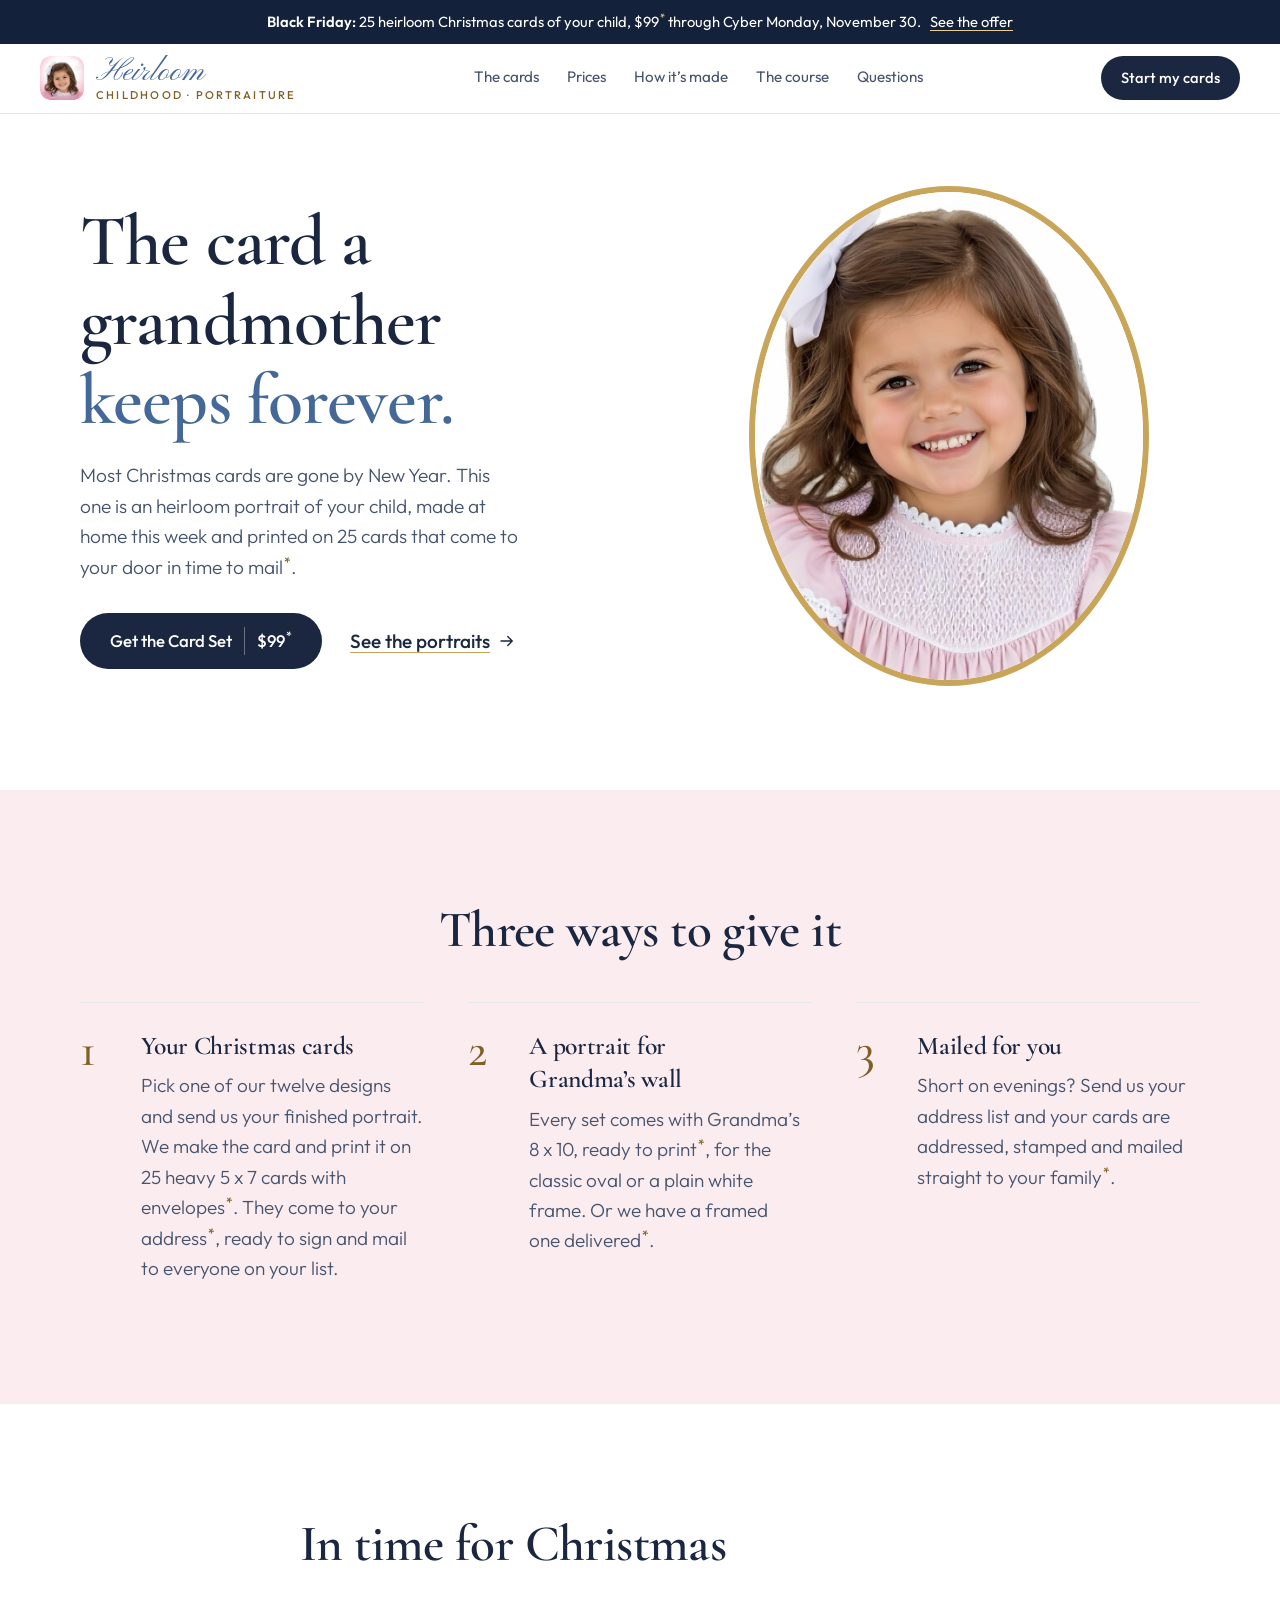
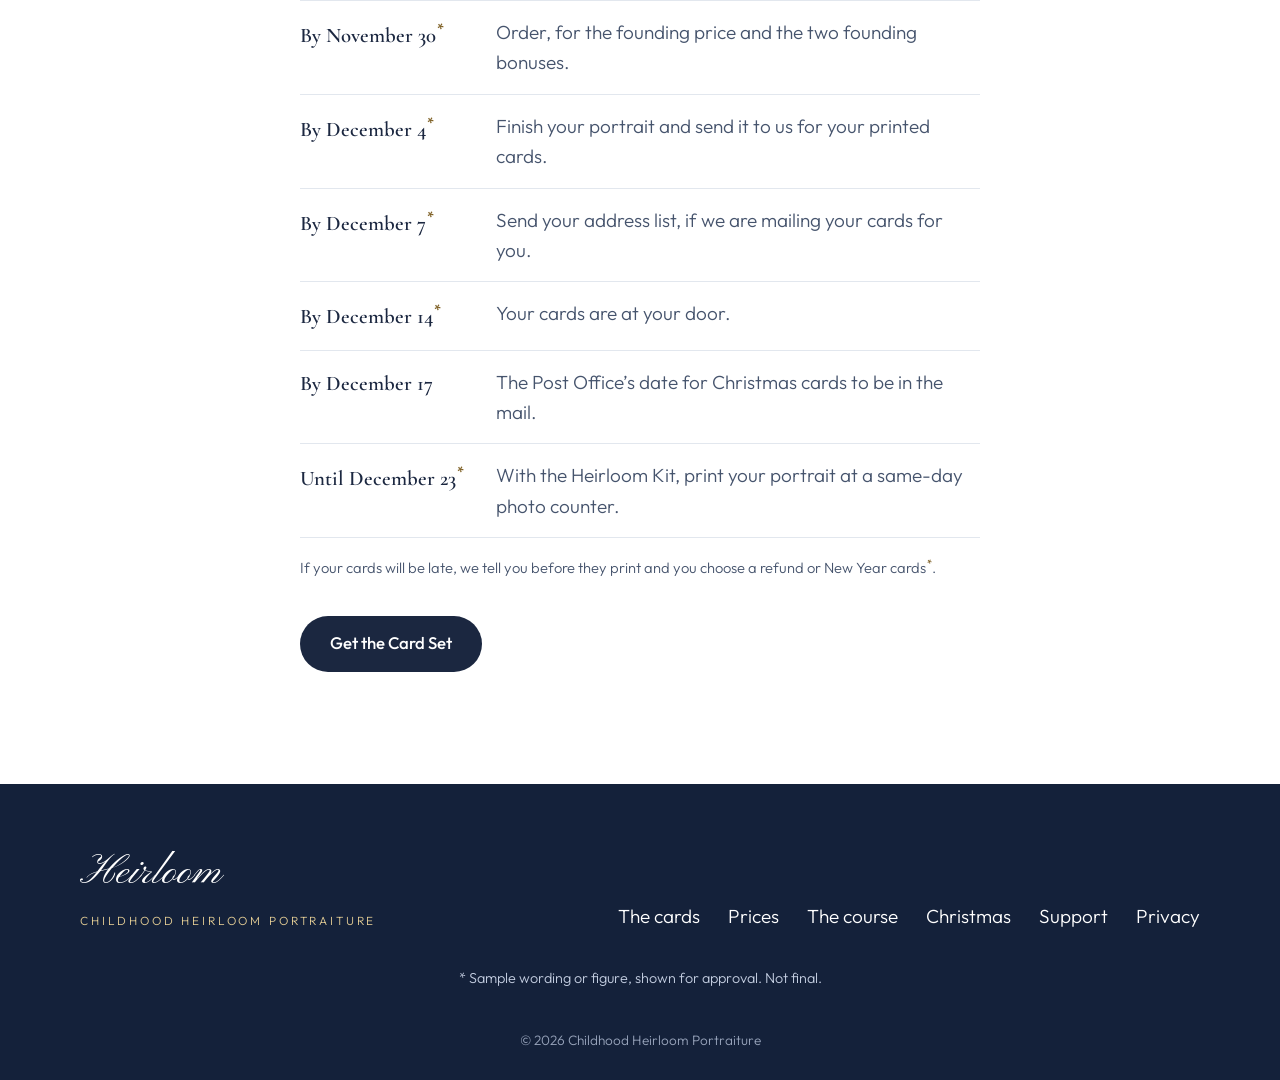
<file: christmas.html>
<!doctype html>
<html lang="en">
<head>
<meta charset="utf-8">
<meta name="viewport" content="width=device-width, initial-scale=1">
<title>Heirloom Christmas cards, in time to mail | Childhood Heirloom Portraiture</title>
<meta name="description" content="25 Christmas cards with an heirloom portrait of your child, at your door in time to mail, and a portrait for Grandma's wall.">
<link rel="icon" type="image/png" sizes="32x32" href="assets/icon-32.png">
<link rel="icon" type="image/png" sizes="192x192" href="assets/icon-192.png">
<link rel="apple-touch-icon" href="assets/apple-touch-icon.png">
<link rel="preconnect" href="https://fonts.googleapis.com">
<link rel="preconnect" href="https://fonts.gstatic.com" crossorigin>
<link href="https://fonts.googleapis.com/css2?family=Cormorant+Garamond:ital,wght@0,500;0,600;1,500&family=Outfit:wght@300;400;500;600&family=Pinyon+Script&display=swap" rel="stylesheet">
<link rel="stylesheet" href="styles.css">
<link rel="stylesheet" href="store.css">
</head>
<body>
<a class="bar" href="pricing.html"><b>Black Friday:</b> 25 heirloom Christmas cards of your child, $99<sup class="ast">*</sup> through Cyber Monday, November 30. <span>See the offer</span></a>
<header class="top">
  <a class="brand" href="index.html" aria-label="Childhood Heirloom Portraiture, home">
    <img class="brand-mark" src="assets/icon-96.png" width="44" height="44" alt="">
    <span class="brand-words"><span class="brand-script">Heirloom</span><span class="brand-caps">Childhood · Portraiture</span></span>
  </a>
  <nav class="nav" aria-label="Main">
    <a href="cards.html">The cards</a>
    <a href="pricing.html">Prices</a>
    <a href="index.html#made">How it’s made</a>
    <a href="course.html">The course</a>
    <a href="pricing.html#questions">Questions</a>
  </nav>
  <a class="btn btn-ink btn-small" href="cards.html">Start my cards</a>
</header>
<main>
<section class="hero">
  <div class="wrap hero-grid">
    <div class="hero-copy">
      <h1>The card a grandmother <em>keeps forever.</em></h1>
      <p class="lede">Most Christmas cards are gone by New Year. This one is an heirloom portrait of your child, made at home this week and printed on 25 cards that come to your door in time to mail<sup class="ast" title="Sample, needs approval">*</sup>.</p>
      <div class="actions"><a class="btn btn-ink" href="pricing.html">Get the Card Set <span class="btn-price">$99<sup class="ast" title="Sample, needs approval">*</sup></span></a><a class="link-arrow" href="cards.html">See the portraits <svg viewBox="0 0 24 24" width="18" height="18" aria-hidden="true"><path d="M4 12h15M13 6l6 6-6 6" fill="none" stroke="currentColor" stroke-width="1.8" stroke-linecap="round" stroke-linejoin="round"/></svg></a></div>
    </div>
    <div class="hero-art"><figure class="frame-oval"><img src="assets/img/portrait-1.jpg" alt="Heirloom portrait of a little girl with a white bow" width="640" height="800"></figure></div>
  </div>
</section>
<section class="band band-blush">
  <div class="wrap">
    <h2 class="center">Three ways to give it</h2>
    <ol class="steps">
      <li><span class="step-num">1</span><h3>Your Christmas cards</h3><p>Pick one of our twelve designs and send us your finished portrait. We make the card and print it on 25 heavy 5&nbsp;x&nbsp;7 cards with envelopes<sup class="ast" title="Sample, needs approval">*</sup>. They come to your address<sup class="ast" title="Sample, needs approval">*</sup>, ready to sign and mail to everyone on your list.</p></li>
      <li><span class="step-num">2</span><h3>A portrait for Grandma’s wall</h3><p>Every set comes with Grandma’s 8&nbsp;x&nbsp;10, ready to print<sup class="ast" title="Sample, needs approval">*</sup>, for the classic oval or a plain white frame. Or we have a framed one delivered<sup class="ast" title="Sample, needs approval">*</sup>.</p></li>
      <li><span class="step-num">3</span><h3>Mailed for you</h3><p>Short on evenings? Send us your address list and your cards are addressed, stamped and mailed straight to your family<sup class="ast" title="Sample, needs approval">*</sup>.</p></li>
    </ol>
  </div>
</section>
<section class="section">
  <div class="wrap narrow">
    <h2>In time for Christmas</h2>
    <ul class="dates">
      <li><strong>By November 30<sup class="ast" title="Sample, needs approval">*</sup></strong><span>Order, for the founding price and the two founding bonuses.</span></li>
      <li><strong>By December 4<sup class="ast" title="Sample, needs approval">*</sup></strong><span>Finish your portrait and send it to us for your printed cards.</span></li>
      <li><strong>By December 7<sup class="ast" title="Sample, needs approval">*</sup></strong><span>Send your address list, if we are mailing your cards for you.</span></li>
      <li><strong>By December 14<sup class="ast" title="Sample, needs approval">*</sup></strong><span>Your cards are at your door.</span></li>
      <li><strong>By December 17</strong><span>The Post Office’s date for Christmas cards to be in the mail.</span></li>
      <li><strong>Until December 23<sup class="ast" title="Sample, needs approval">*</sup></strong><span>With the Heirloom Kit, print your portrait at a same-day photo counter.</span></li>
    </ul>
    <p class="small">If your cards will be late, we tell you before they print and you choose a refund or New Year cards<sup class="ast" title="Sample, needs approval">*</sup>.</p>
    <p class="more"><a class="btn btn-ink" href="pricing.html">Get the Card Set</a></p>
  </div>
</section>
</main>
<footer class="foot">
  <div class="wrap foot-grid">
    <div><span class="brand-script on-dark">Heirloom</span><p class="foot-name">Childhood Heirloom Portraiture</p></div>
    <nav aria-label="Footer"><a href="cards.html">The cards</a><a href="pricing.html">Prices</a><a href="course.html">The course</a><a href="christmas.html">Christmas</a><a href="support.html">Support</a><a href="privacy.html">Privacy</a></nav>
  </div>
  <p class="foot-note">* Sample wording or figure, shown for approval. Not final.</p>
  <p class="foot-small">© 2026 Childhood Heirloom Portraiture</p>
</footer>
</body>
</html>
</file>
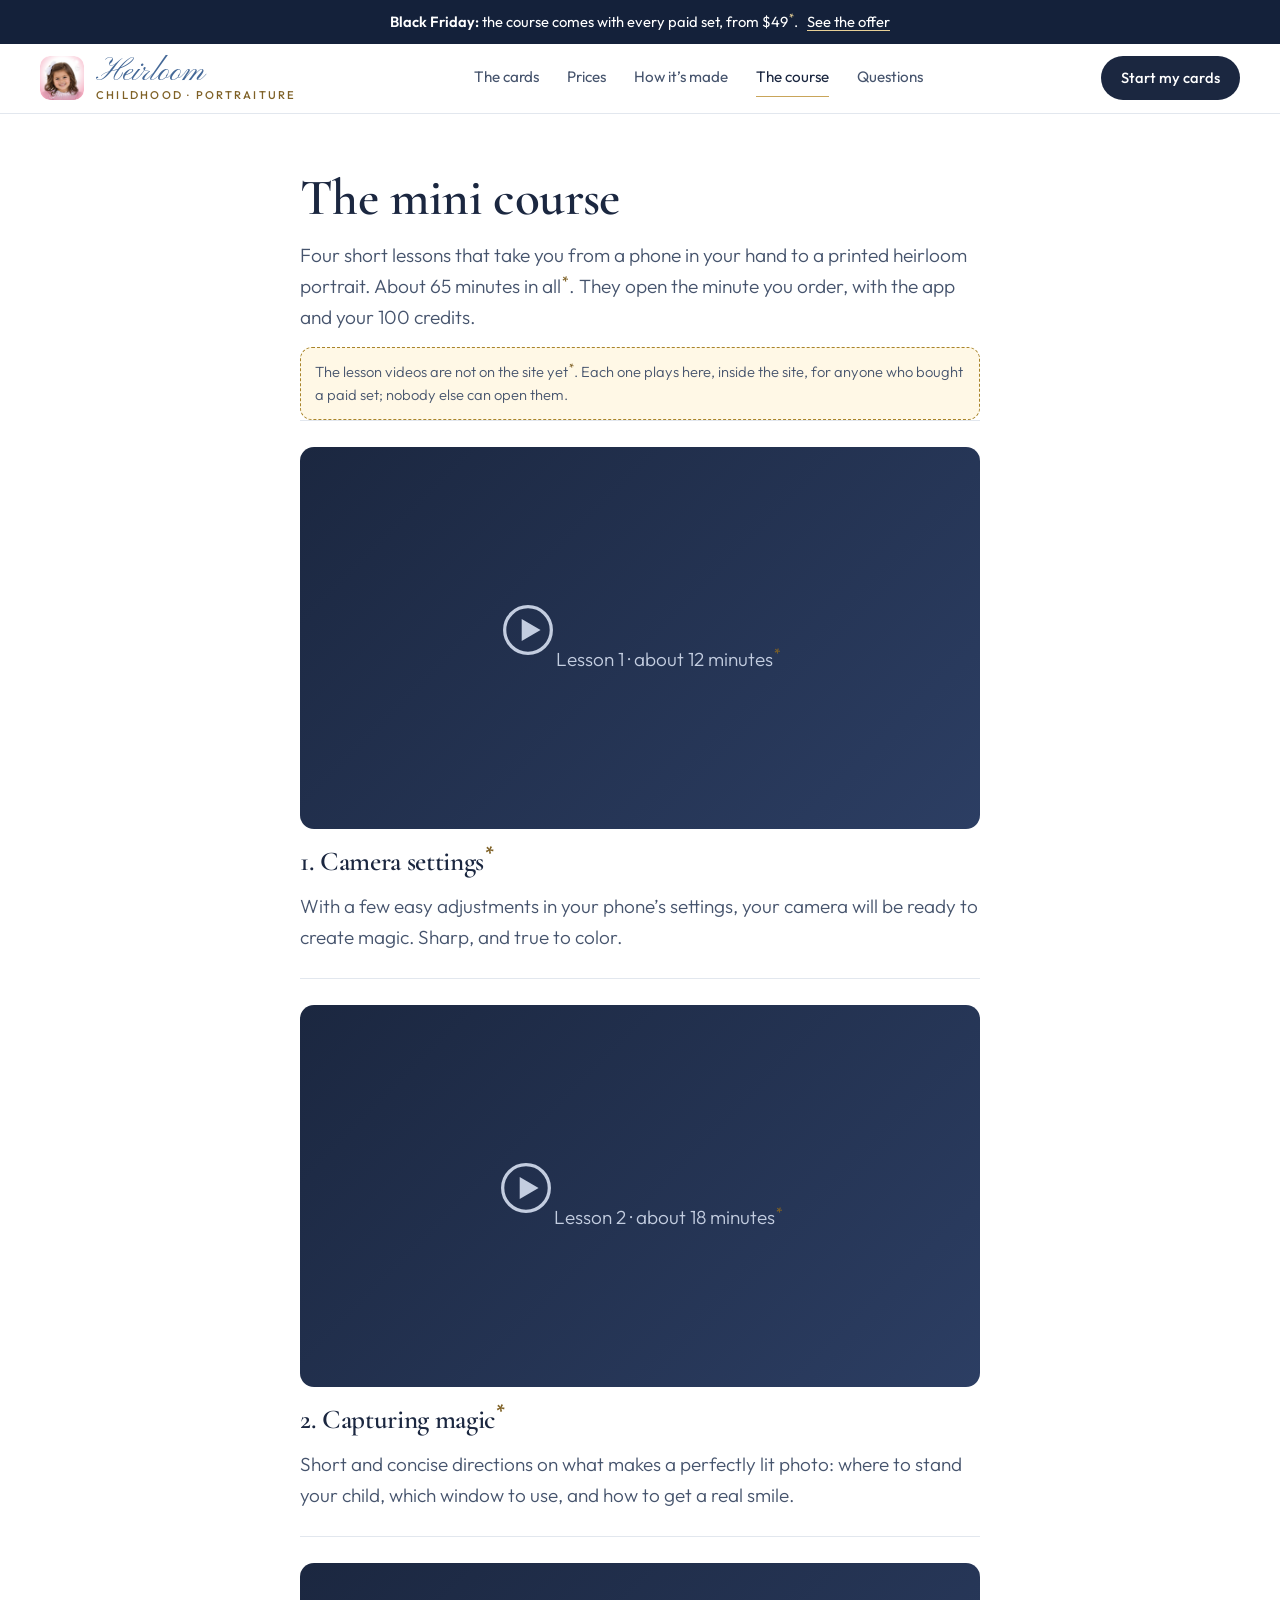
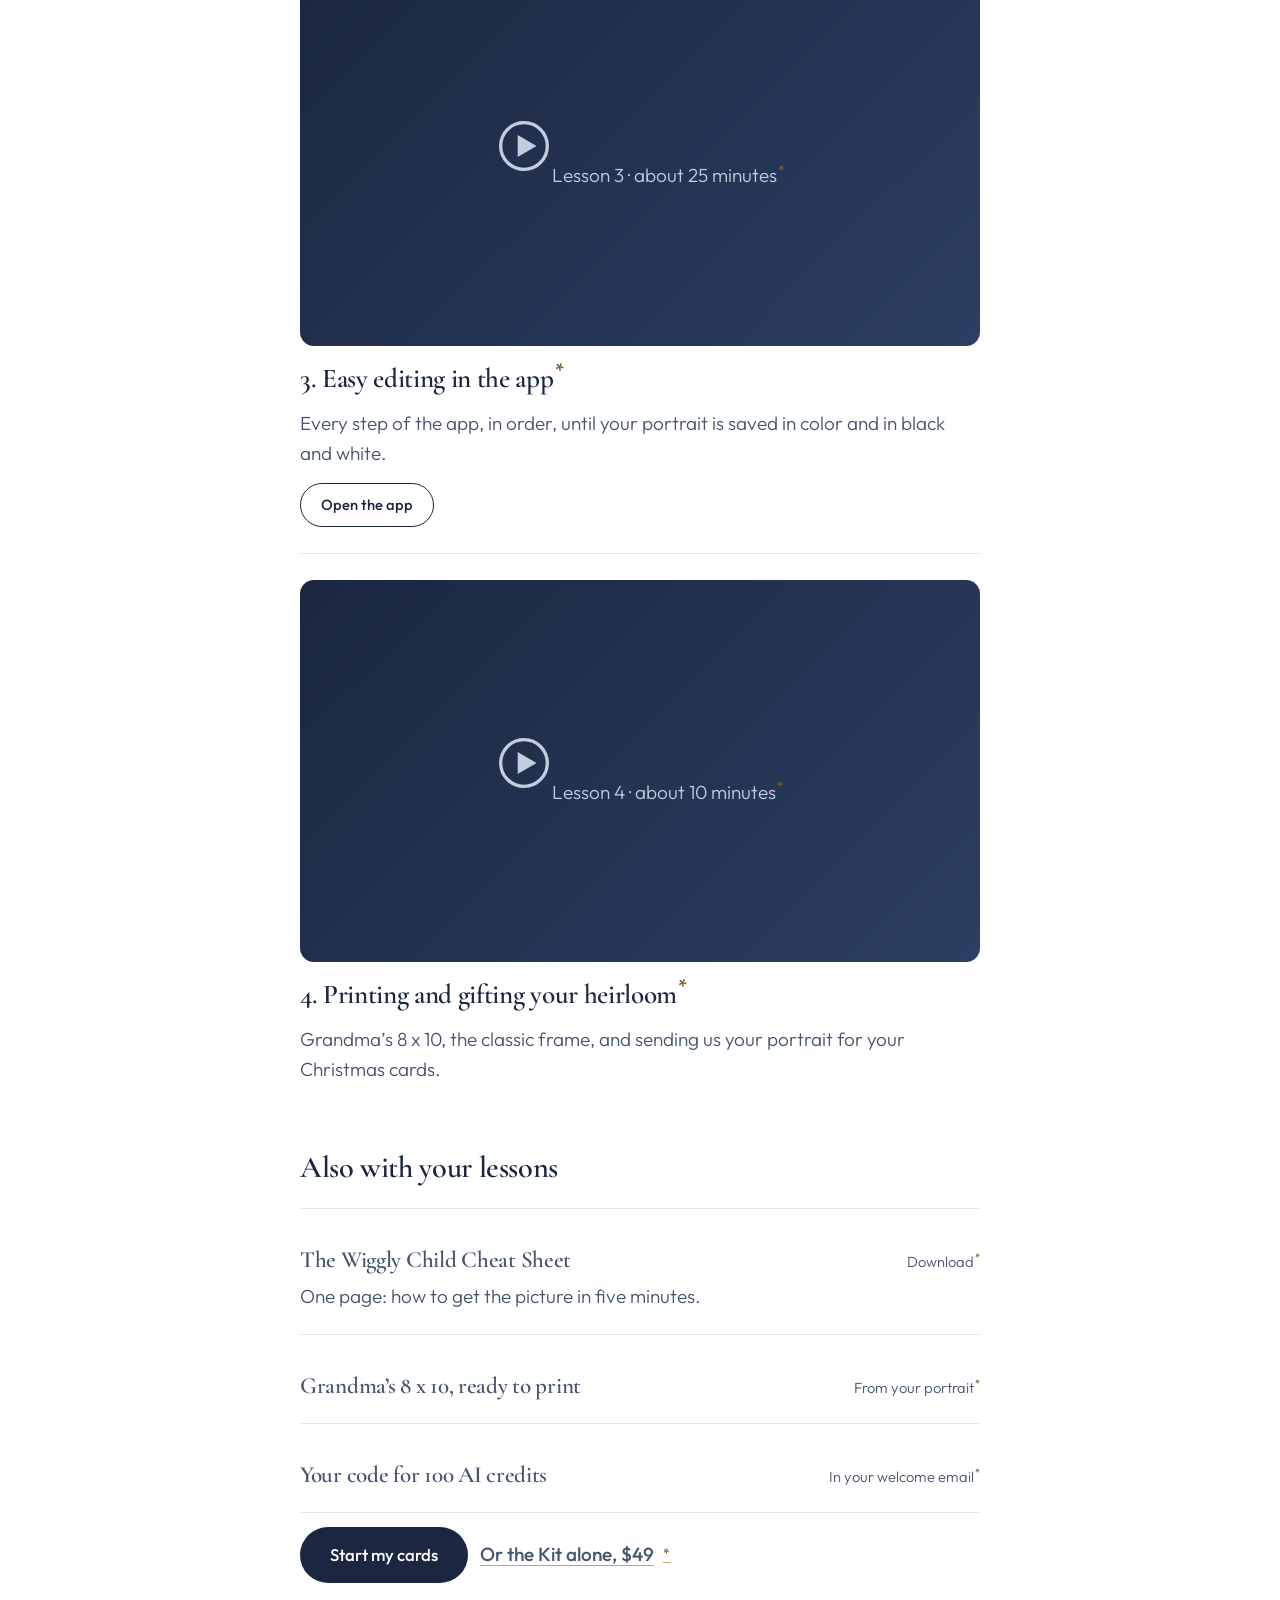
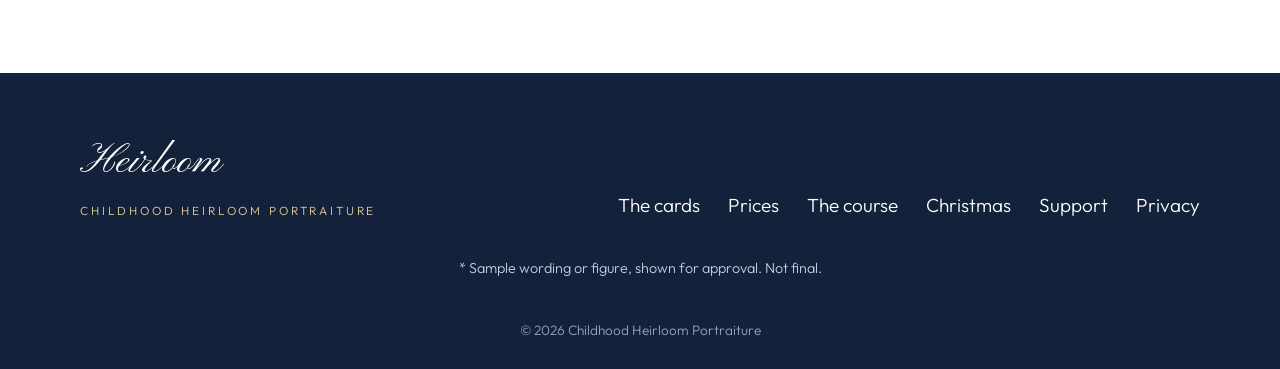
<file: course.html>
<!doctype html>
<html lang="en">
<head>
<meta charset="utf-8">
<meta name="viewport" content="width=device-width, initial-scale=1">
<title>The mini course | Childhood Heirloom Portraiture</title>
<meta name="description" content="Four short lessons, from a phone in your hand to a printed heirloom portrait. Included with every paid set.">
<meta name="theme-color" content="#14213A">
<link rel="icon" type="image/png" sizes="32x32" href="assets/icon-32.png">
<link rel="apple-touch-icon" href="assets/apple-touch-icon.png">
<link rel="preconnect" href="https://fonts.googleapis.com">
<link rel="preconnect" href="https://fonts.gstatic.com" crossorigin>
<link href="https://fonts.googleapis.com/css2?family=Cormorant+Garamond:ital,wght@0,500;0,600;1,500&family=Outfit:wght@300;400;500;600&family=Pinyon+Script&display=swap" rel="stylesheet">
<link rel="stylesheet" href="styles.css">
<link rel="stylesheet" href="store.css">
</head>
<body>
<a class="bar" href="pricing.html"><b>Black Friday:</b> the course comes with every paid set, from $49<sup class="ast">*</sup>. <span>See the offer</span></a>
<header class="top" id="top">
  <a class="brand" href="index.html" aria-label="Childhood Heirloom Portraiture, home">
    <img class="brand-mark" src="assets/icon-96.png" width="44" height="44" alt="">
    <span class="brand-words"><span class="brand-script">Heirloom</span><span class="brand-caps">Childhood · Portraiture</span></span>
  </a>
  <nav class="nav" aria-label="Main">
    <a href="cards.html">The cards</a>
    <a href="pricing.html">Prices</a>
    <a href="index.html#made">How it’s made</a>
    <a href="course.html" aria-current="page">The course</a>
    <a href="pricing.html#questions">Questions</a>
  </nav>
  <a class="btn btn-ink btn-small" href="cards.html">Start my cards</a>
</header>

<main class="page">
  <div class="wrap narrow">
    <h1>The mini course</h1>
    <p class="lede wide">Four short lessons that take you from a phone in your hand to a printed heirloom portrait. About 65 minutes in all<sup class="ast">*</sup>. They open the minute you order, with the app and your 100 credits.</p>
    <p class="notice">The lesson videos are not on the site yet<sup class="ast">*</sup>. Each one plays here, inside the site, for anyone who bought a paid set; nobody else can open them.</p>

    <article class="lesson">
      <div class="video" role="img" aria-label="Lesson 1 video, coming"><div><svg viewBox="0 0 24 24" fill="none" stroke="currentColor" stroke-width="1.4"><circle cx="12" cy="12" r="10"/><path d="M10 8.5v7l6-3.5z" fill="currentColor"/></svg>Lesson 1 · about 12 minutes<sup class="ast">*</sup></div></div>
      <h2>1. Camera settings<sup class="ast">*</sup></h2>
      <p>With a few easy adjustments in your phone’s settings, your camera will be ready to create magic. Sharp, and true to color.</p>
    </article>
    <article class="lesson">
      <div class="video" role="img" aria-label="Lesson 2 video, coming"><div><svg viewBox="0 0 24 24" fill="none" stroke="currentColor" stroke-width="1.4"><circle cx="12" cy="12" r="10"/><path d="M10 8.5v7l6-3.5z" fill="currentColor"/></svg>Lesson 2 · about 18 minutes<sup class="ast">*</sup></div></div>
      <h2>2. Capturing magic<sup class="ast">*</sup></h2>
      <p>Short and concise directions on what makes a perfectly lit photo: where to stand your child, which window to use, and how to get a real smile.</p>
    </article>
    <article class="lesson">
      <div class="video" role="img" aria-label="Lesson 3 video, coming"><div><svg viewBox="0 0 24 24" fill="none" stroke="currentColor" stroke-width="1.4"><circle cx="12" cy="12" r="10"/><path d="M10 8.5v7l6-3.5z" fill="currentColor"/></svg>Lesson 3 · about 25 minutes<sup class="ast">*</sup></div></div>
      <h2>3. Easy editing in the app<sup class="ast">*</sup></h2>
      <p>Every step of the app, in order, until your portrait is saved in color and in black and white.</p>
      <p><a class="btn btn-line btn-small" data-app href="support.html#open">Open the app</a></p>
    </article>
    <article class="lesson">
      <div class="video" role="img" aria-label="Lesson 4 video, coming"><div><svg viewBox="0 0 24 24" fill="none" stroke="currentColor" stroke-width="1.4"><circle cx="12" cy="12" r="10"/><path d="M10 8.5v7l6-3.5z" fill="currentColor"/></svg>Lesson 4 · about 10 minutes<sup class="ast">*</sup></div></div>
      <h2>4. Printing and gifting your heirloom<sup class="ast">*</sup></h2>
      <p>Grandma’s 8&nbsp;x&nbsp;10, the classic frame, and sending us your portrait for your Christmas cards.</p>
    </article>

    <h2 style="margin-top:40px;font-size:1.9rem">Also with your lessons</h2>
    <ul class="stack stack-plain">
      <li><h3>The Wiggly Child Cheat Sheet</h3><span class="small">Download<sup class="ast">*</sup></span><p>One page: how to get the picture in five minutes.</p></li>
      <li><h3>Grandma’s 8&nbsp;x&nbsp;10, ready to print</h3><span class="small">From your portrait<sup class="ast">*</sup></span></li>
      <li><h3>Your code for 100 AI credits</h3><span class="small">In your welcome email<sup class="ast">*</sup></span></li>
    </ul>
    <p class="more"><a class="btn btn-ink" href="cards.html">Start my cards</a> &nbsp; <a class="link-arrow" href="checkout.html?tier=kit">Or the Kit alone, $49<sup class="ast">*</sup></a></p>
  </div>
</main>

<footer class="foot">
  <div class="wrap foot-grid">
    <div><span class="brand-script on-dark">Heirloom</span><p class="foot-name">Childhood Heirloom Portraiture</p></div>
    <nav aria-label="Footer"><a href="cards.html">The cards</a><a href="pricing.html">Prices</a><a href="course.html">The course</a><a href="christmas.html">Christmas</a><a href="support.html">Support</a><a href="privacy.html">Privacy</a></nav>
  </div>
  <p class="foot-note">* Sample wording or figure, shown for approval. Not final.</p>
  <p class="foot-small">© 2026 Childhood Heirloom Portraiture</p>
</footer>
<script src="store-config.js"></script>
<script src="store.js"></script>
</body>
</html>
</file>
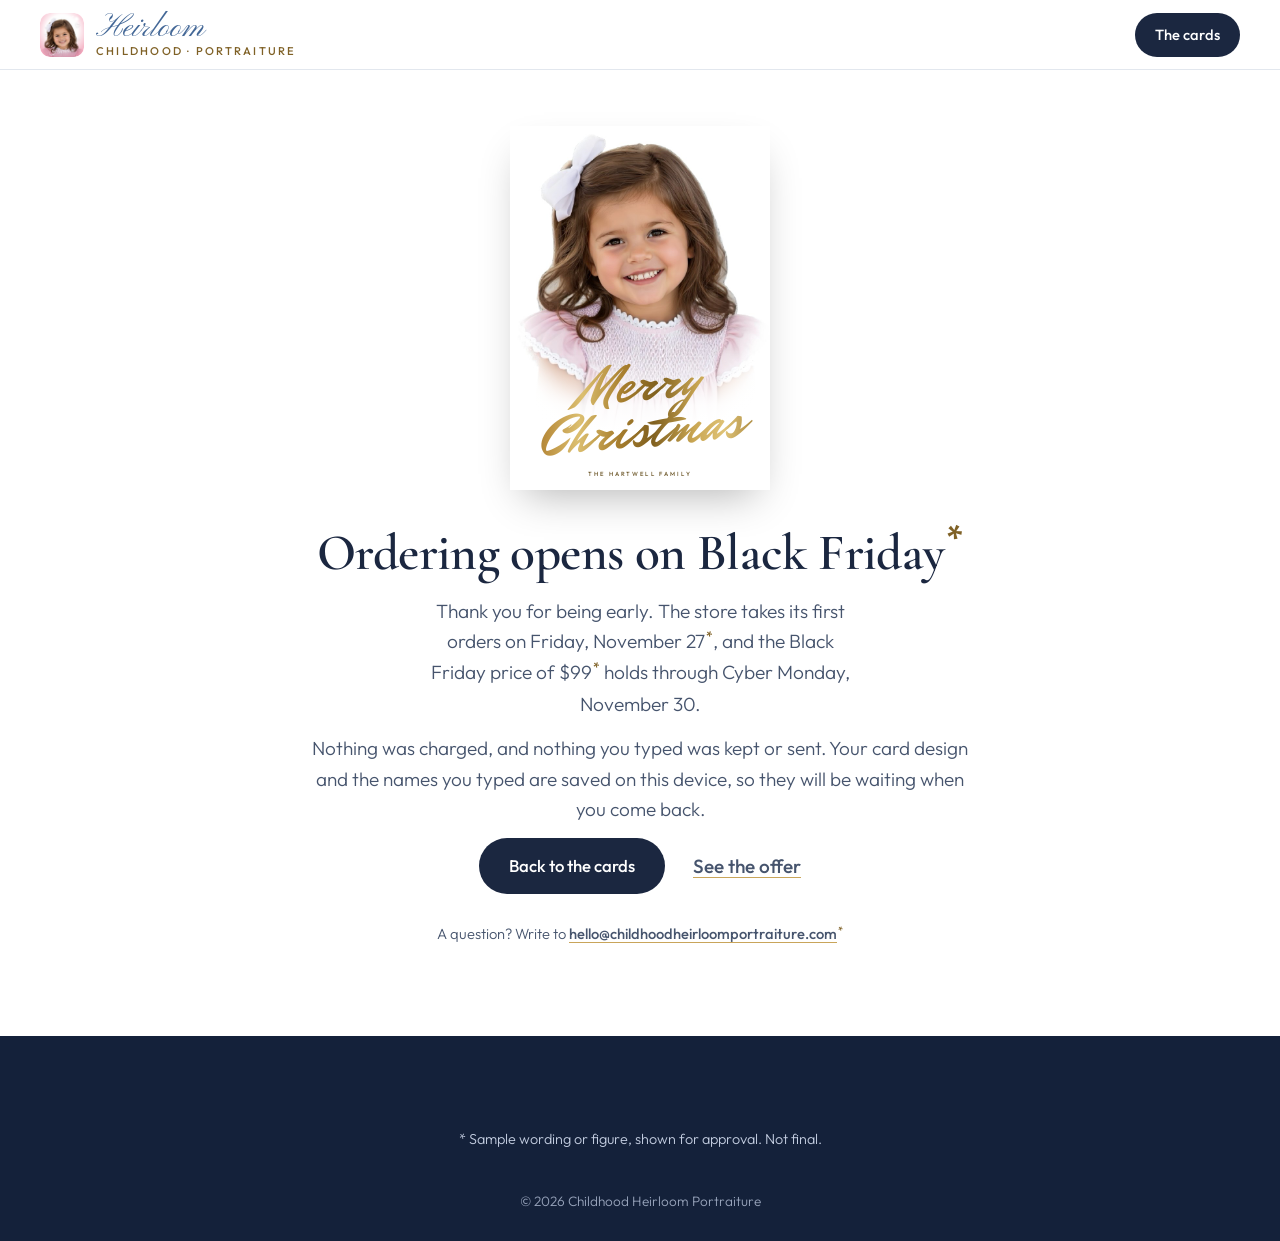
<file: opening.html>
<!doctype html>
<html lang="en">
<head>
<meta charset="utf-8">
<meta name="viewport" content="width=device-width, initial-scale=1">
<title>Ordering opens Black Friday | Childhood Heirloom Portraiture</title>
<meta name="robots" content="noindex">
<meta name="theme-color" content="#14213A">
<link rel="icon" type="image/png" sizes="32x32" href="assets/icon-32.png">
<link rel="preconnect" href="https://fonts.googleapis.com">
<link rel="preconnect" href="https://fonts.gstatic.com" crossorigin>
<link href="https://fonts.googleapis.com/css2?family=Abril+Fatface&family=Arizonia&family=Bodoni+Moda:opsz,wght@6..96,500&family=Cinzel:wght@500;600&family=Cormorant+Garamond:ital,wght@0,500;0,600;1,500&family=DM+Serif+Display&family=Great+Vibes&family=Gwendolyn:wght@700&family=Mr+Dafoe&family=Outfit:wght@300;400;500;600&family=Pinyon+Script&family=Playfair+Display:ital,wght@1,500&display=swap" rel="stylesheet">
<link rel="stylesheet" href="styles.css">
<link rel="stylesheet" href="store.css">
<link rel="stylesheet" href="cards.css">
</head>
<body>
<header class="top" id="top">
  <a class="brand" href="index.html" aria-label="Childhood Heirloom Portraiture, home">
    <img class="brand-mark" src="assets/icon-96.png" width="44" height="44" alt="">
    <span class="brand-words"><span class="brand-script">Heirloom</span><span class="brand-caps">Childhood · Portraiture</span></span>
  </a>
  <a class="btn btn-ink btn-small" href="cards.html">The cards</a>
</header>

<main class="page">
  <div class="wrap narrow center">
    <div style="width:min(260px,70%);margin:0 auto 28px"><div class="cd-box" id="mine" data-design="gilded-script" data-side="front" style="box-shadow:var(--lift)"></div></div>
    <h1>Ordering opens on Black Friday<sup class="ast">*</sup></h1>
    <p class="lede" style="margin-inline:auto">Thank you for being early. The store takes its first orders on Friday, November 27<sup class="ast">*</sup>, and the Black Friday price of $99<sup class="ast">*</sup> holds through Cyber Monday, November 30.</p>
    <p class="sub">Nothing was charged, and nothing you typed was kept or sent. Your card design and the names you typed are saved on this device, so they will be waiting when you come back.</p>
    <p class="actions" style="justify-content:center;align-items:center"><a class="btn btn-ink" href="cards.html">Back to the cards</a><a class="link-arrow" href="pricing.html">See the offer</a></p>
    <p class="small" style="margin-top:28px">A question? Write to <a class="mail" href="mailto:hello@childhoodheirloomportraiture.com">hello@childhoodheirloomportraiture.com</a><sup class="ast">*</sup></p>
  </div>
</main>

<footer class="foot">
  <p class="foot-note">* Sample wording or figure, shown for approval. Not final.</p>
  <p class="foot-small">© 2026 Childhood Heirloom Portraiture</p>
</footer>
<script src="store-config.js"></script>
<script src="store.js"></script>
<script src="cards.js"></script>
<script>var s = CHPStore.get(); if (s.design) document.getElementById("mine").dataset.design = s.design; CHPCards.drawAll();</script>
</body>
</html>
</file>
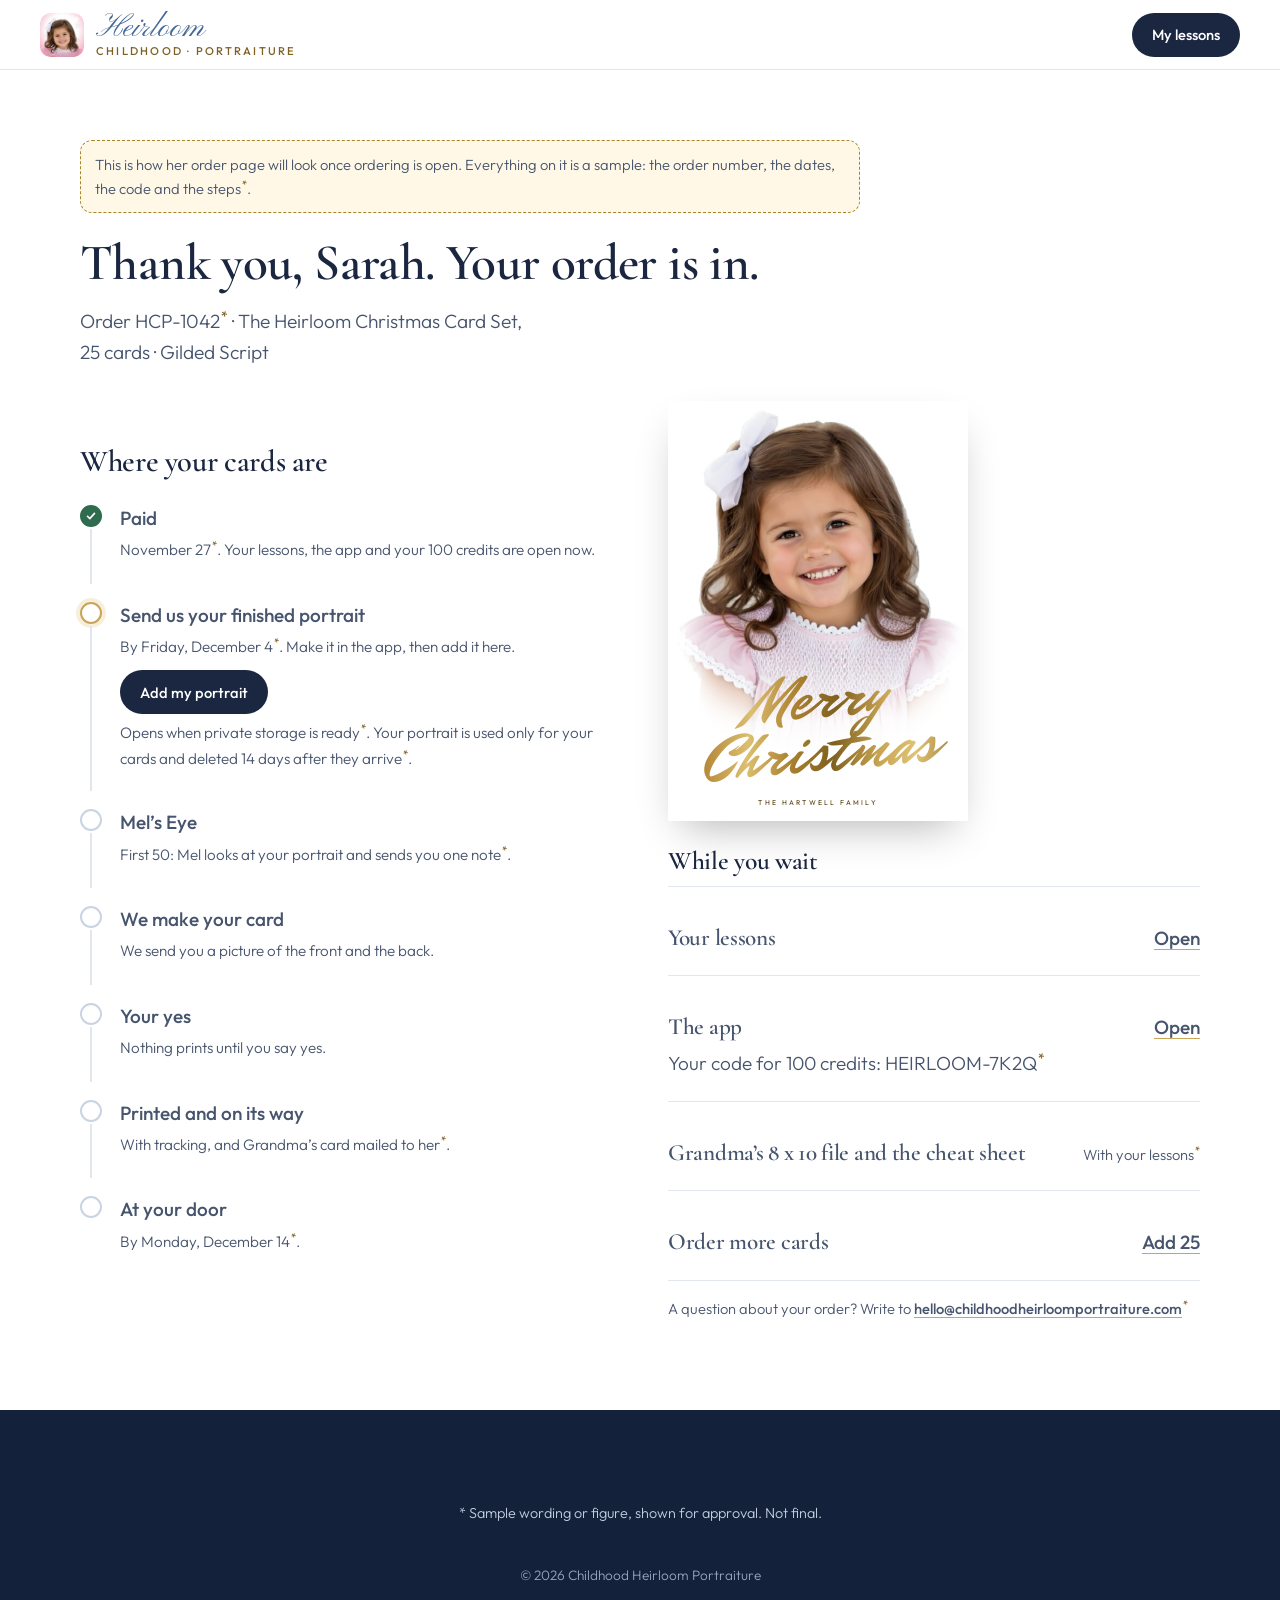
<file: order.html>
<!doctype html>
<html lang="en">
<head>
<meta charset="utf-8">
<meta name="viewport" content="width=device-width, initial-scale=1">
<title>Your order | Childhood Heirloom Portraiture</title>
<meta name="robots" content="noindex">
<meta name="theme-color" content="#14213A">
<link rel="icon" type="image/png" sizes="32x32" href="assets/icon-32.png">
<link rel="preconnect" href="https://fonts.googleapis.com">
<link rel="preconnect" href="https://fonts.gstatic.com" crossorigin>
<link href="https://fonts.googleapis.com/css2?family=Abril+Fatface&family=Arizonia&family=Bodoni+Moda:opsz,wght@6..96,500&family=Cinzel:wght@500;600&family=Cormorant+Garamond:ital,wght@0,500;0,600;1,500&family=DM+Serif+Display&family=Great+Vibes&family=Gwendolyn:wght@700&family=Mr+Dafoe&family=Outfit:wght@300;400;500;600&family=Pinyon+Script&family=Playfair+Display:ital,wght@1,500&display=swap" rel="stylesheet">
<link rel="stylesheet" href="styles.css">
<link rel="stylesheet" href="store.css">
<link rel="stylesheet" href="cards.css">
</head>
<body>
<header class="top" id="top">
  <a class="brand" href="index.html" aria-label="Childhood Heirloom Portraiture, home">
    <img class="brand-mark" src="assets/icon-96.png" width="44" height="44" alt="">
    <span class="brand-words"><span class="brand-script">Heirloom</span><span class="brand-caps">Childhood · Portraiture</span></span>
  </a>
  <a class="btn btn-ink btn-small" href="course.html">My lessons</a>
</header>

<main class="page">
  <div class="wrap">
    <p class="notice" style="max-width:780px">This is how her order page will look once ordering is open. Everything on it is a sample: the order number, the dates, the code and the steps<sup class="ast">*</sup>.</p>
    <h1 style="margin-top:22px">Thank you, Sarah. Your order is in.</h1>
    <p class="lede">Order HCP-1042<sup class="ast">*</sup> · The Heirloom Christmas Card Set, 25 cards · Gilded Script</p>

    <div class="two" style="margin-top:34px;align-items:start">
      <div>
        <h2 style="font-size:1.9rem">Where your cards are</h2>
        <ol class="track">
          <li class="done"><strong>Paid</strong><span>November 27<sup class="ast">*</sup>. Your lessons, the app and your 100 credits are open now.</span></li>
          <li class="now"><strong>Send us your finished portrait</strong><span>By Friday, December 4<sup class="ast">*</sup>. Make it in the app, then add it here.</span>
            <span style="display:block;margin-top:10px"><a class="btn btn-ink btn-small" href="#" aria-disabled="true">Add my portrait</a></span>
            <span class="small" style="display:block;margin-top:6px">Opens when private storage is ready<sup class="ast">*</sup>. Your portrait is used only for your cards and deleted 14 days after they arrive<sup class="ast">*</sup>.</span></li>
          <li><strong>Mel’s Eye</strong><span>First 50: Mel looks at your portrait and sends you one note<sup class="ast">*</sup>.</span></li>
          <li><strong>We make your card</strong><span>We send you a picture of the front and the back.</span></li>
          <li><strong>Your yes</strong><span>Nothing prints until you say yes.</span></li>
          <li><strong>Printed and on its way</strong><span>With tracking, and Grandma’s card mailed to her<sup class="ast">*</sup>.</span></li>
          <li><strong>At your door</strong><span>By Monday, December 14<sup class="ast">*</sup>.</span></li>
        </ol>
      </div>
      <div>
        <div style="width:min(300px,80%)"><div class="cd-box" data-design="gilded-script" data-side="front" style="box-shadow:var(--lift)"></div></div>
        <h2 style="font-size:1.6rem;margin-top:26px">While you wait</h2>
        <ul class="stack stack-plain" style="margin-top:10px">
          <li><h3>Your lessons</h3><a class="link-arrow" href="course.html">Open</a></li>
          <li><h3>The app</h3><a class="link-arrow" data-app href="support.html#open">Open</a><p>Your code for 100 credits: HEIRLOOM-7K2Q<sup class="ast">*</sup></p></li>
          <li><h3>Grandma’s 8&nbsp;x&nbsp;10 file and the cheat sheet</h3><span class="small">With your lessons<sup class="ast">*</sup></span></li>
          <li><h3>Order more cards</h3><a class="link-arrow" href="card.html">Add 25</a></li>
        </ul>
        <p class="small" style="margin-top:16px">A question about your order? Write to <a class="mail" href="mailto:hello@childhoodheirloomportraiture.com">hello@childhoodheirloomportraiture.com</a><sup class="ast">*</sup></p>
      </div>
    </div>
  </div>
</main>

<footer class="foot">
  <p class="foot-note">* Sample wording or figure, shown for approval. Not final.</p>
  <p class="foot-small">© 2026 Childhood Heirloom Portraiture</p>
</footer>
<script src="store-config.js"></script>
<script src="store.js"></script>
<script src="cards.js"></script>
<script>CHPCards.drawAll();</script>
</body>
</html>
</file>
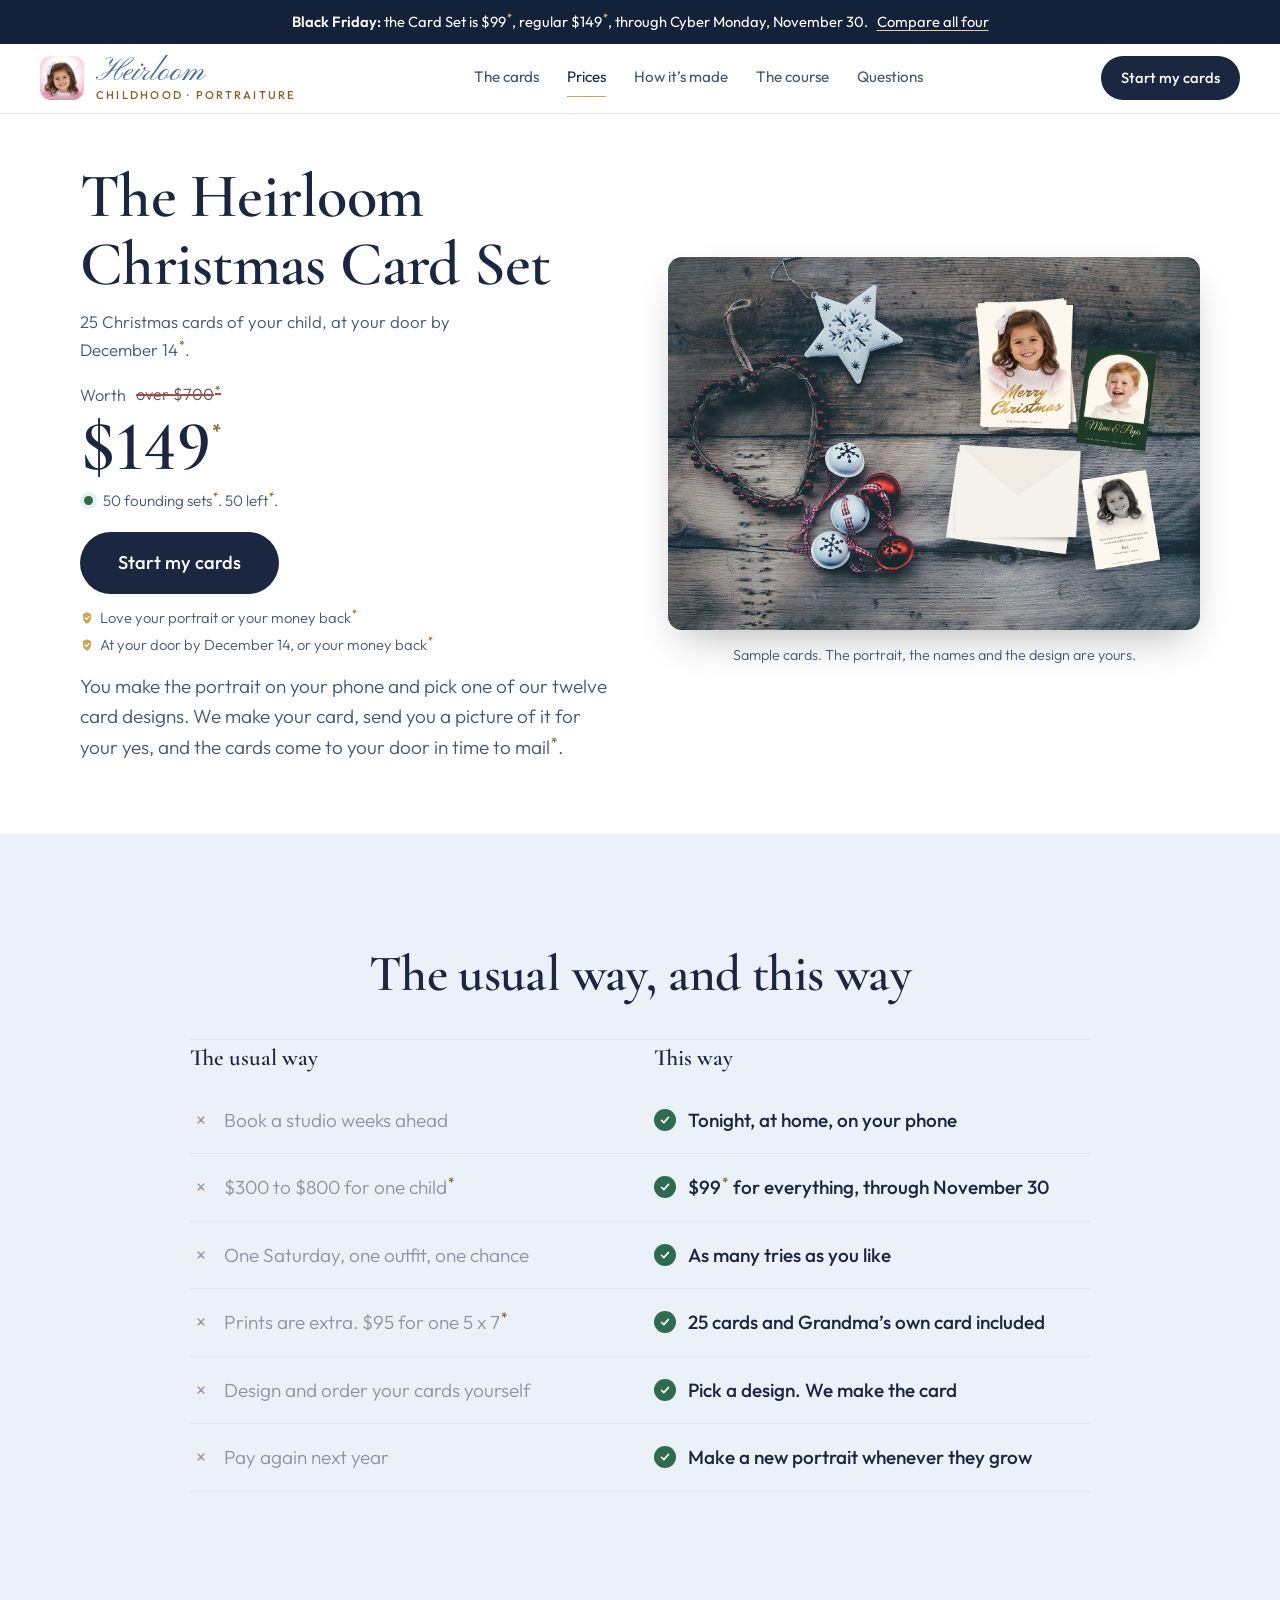
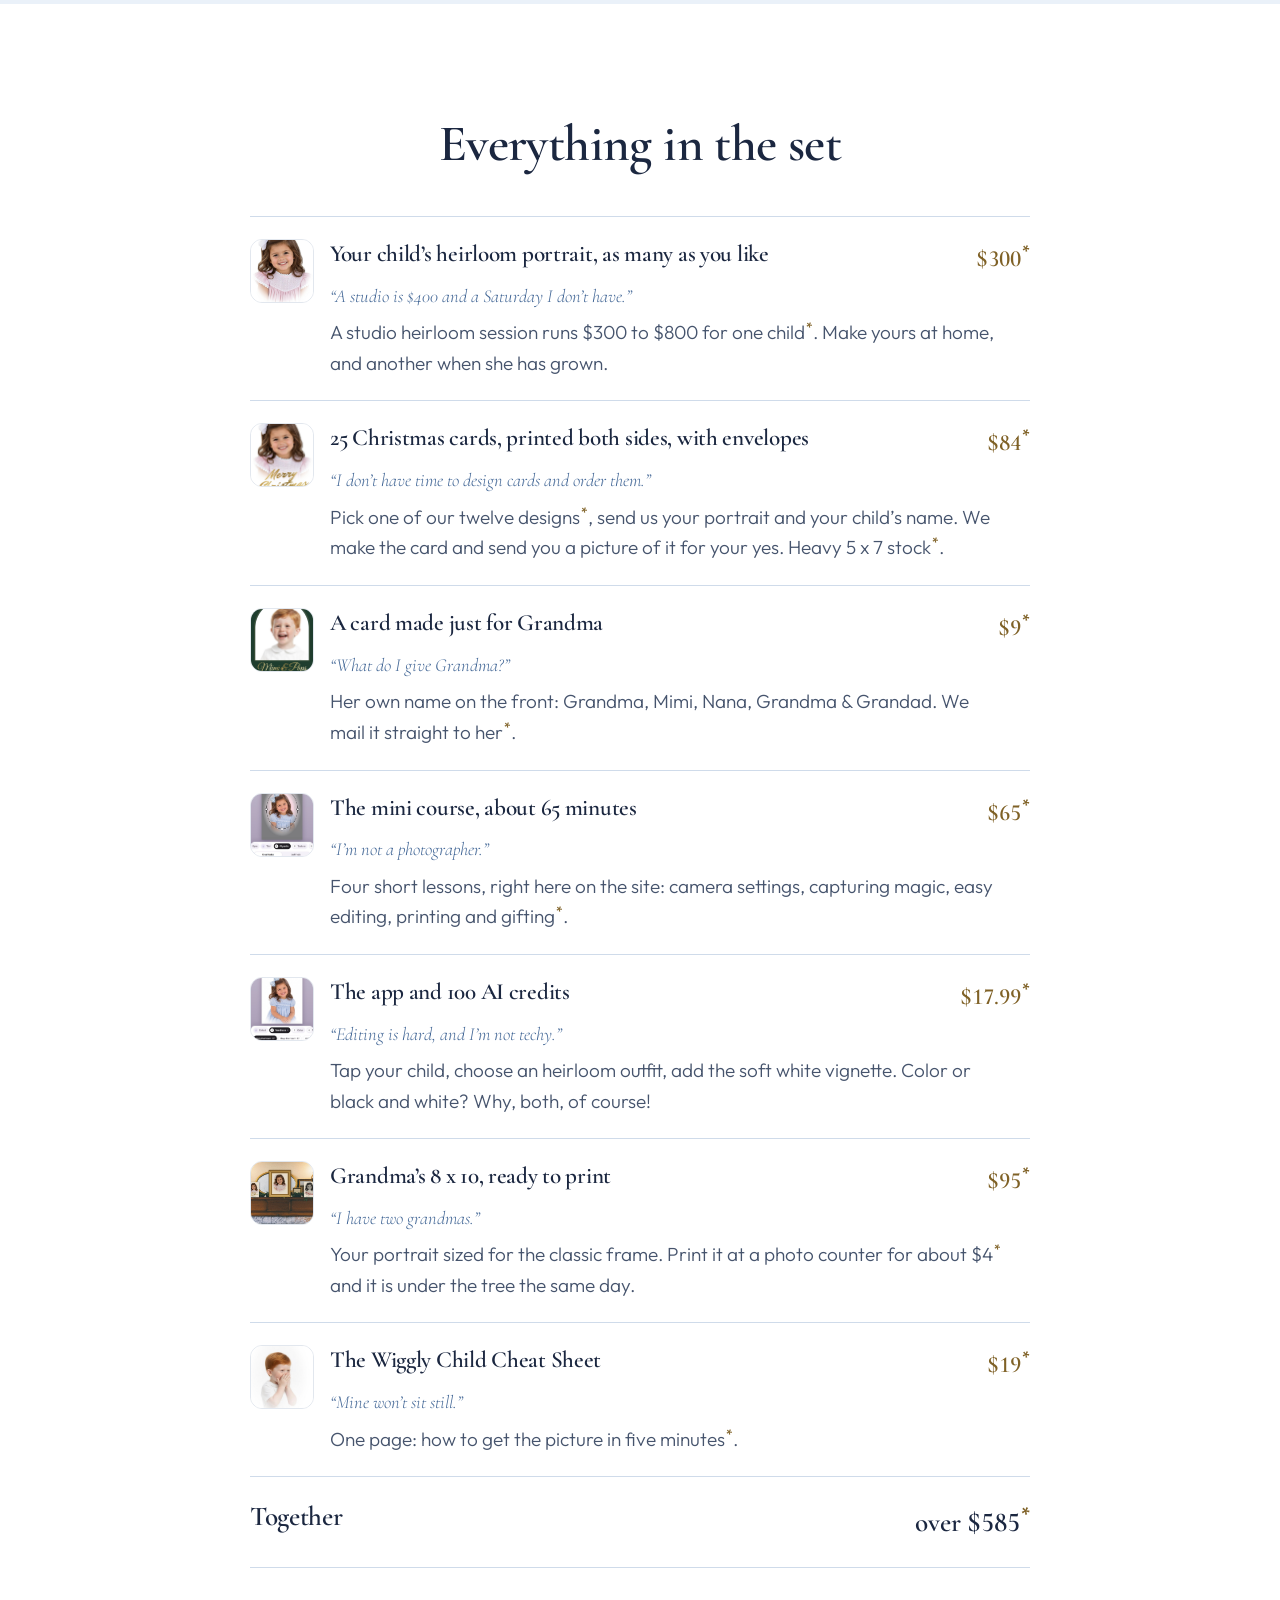
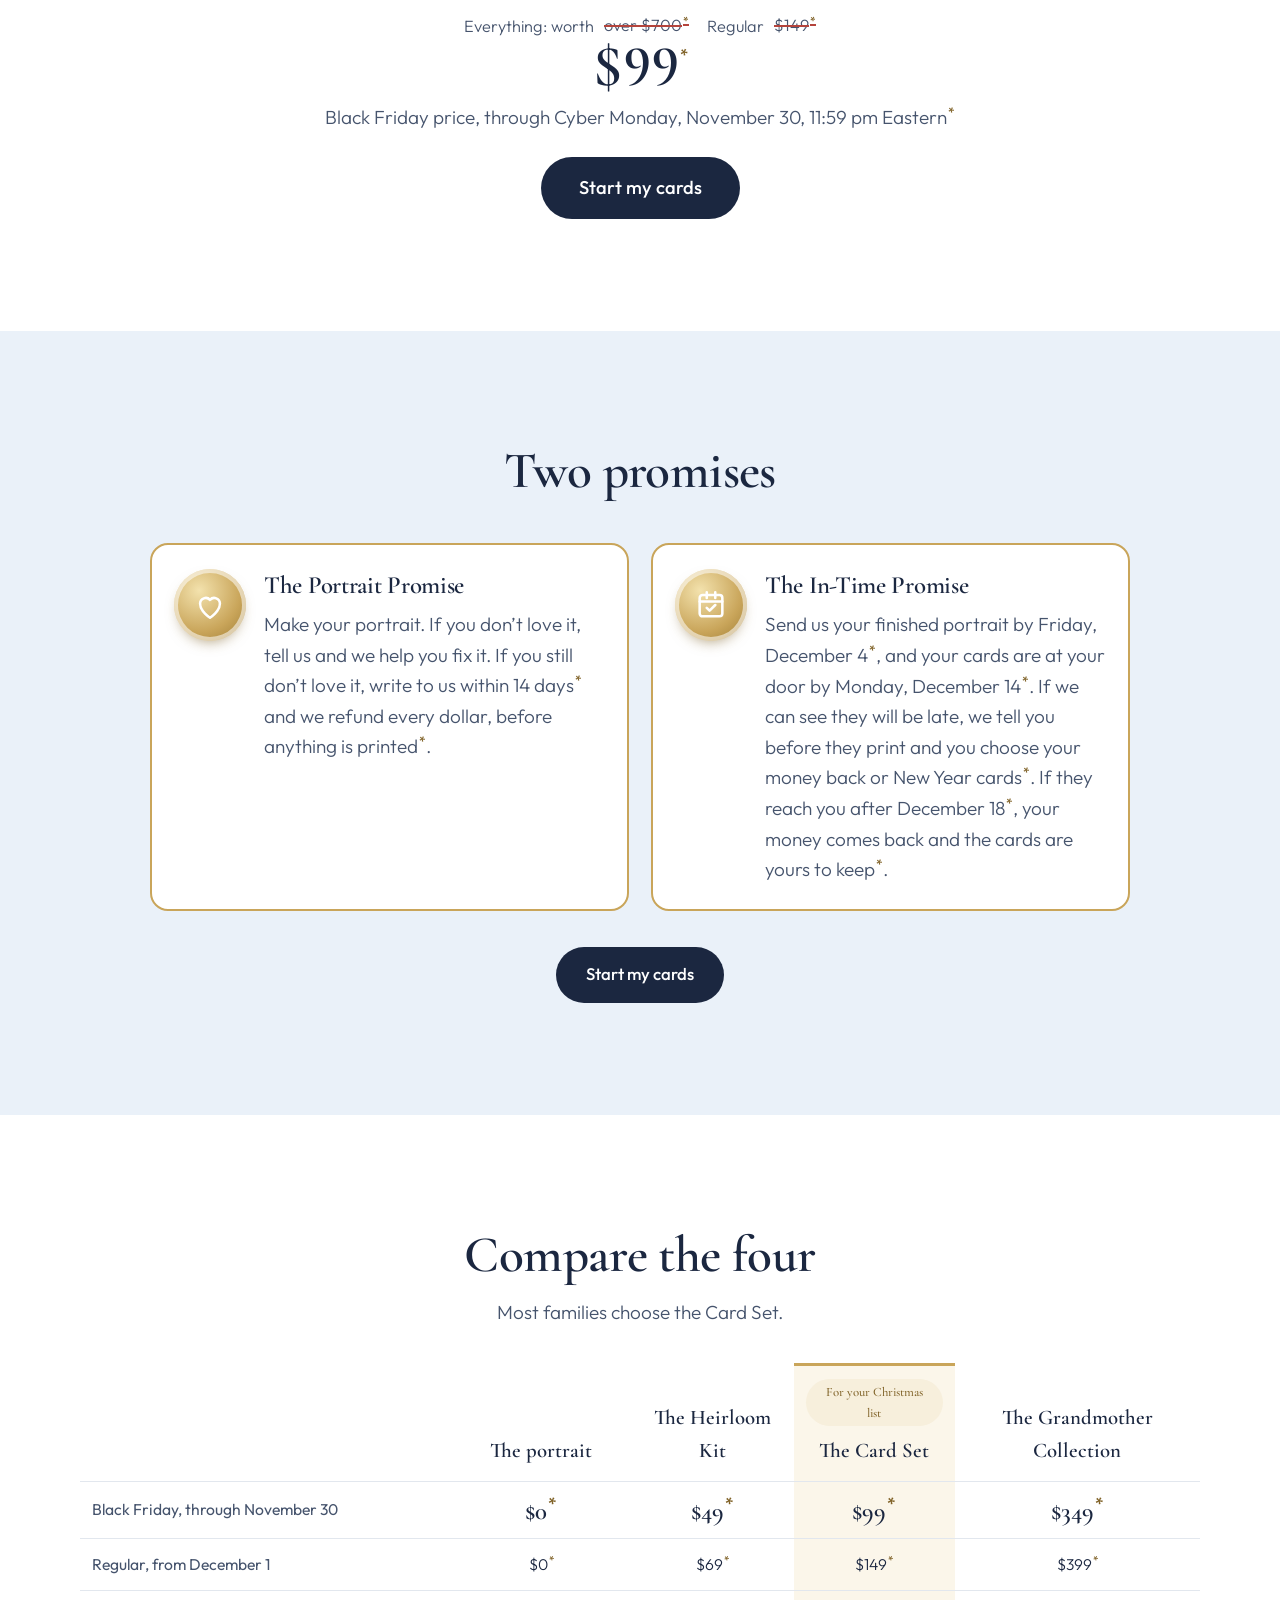
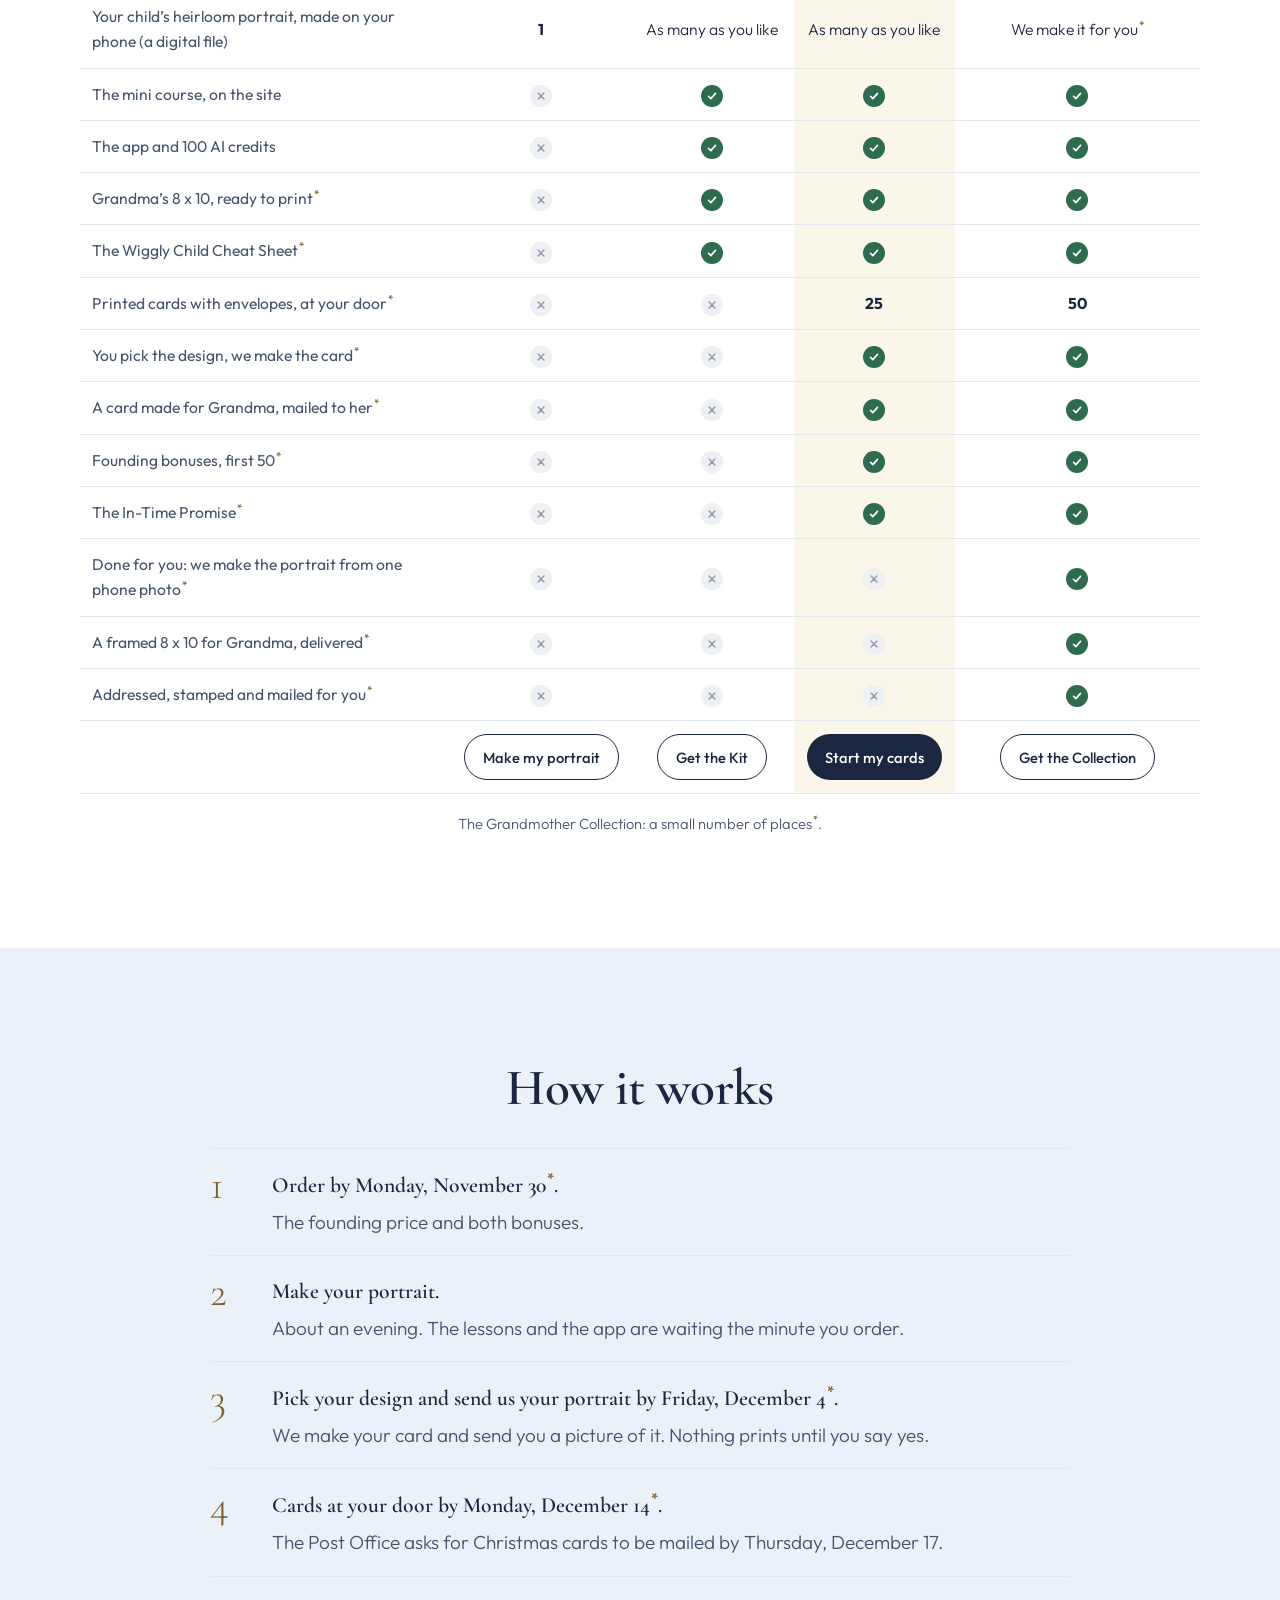
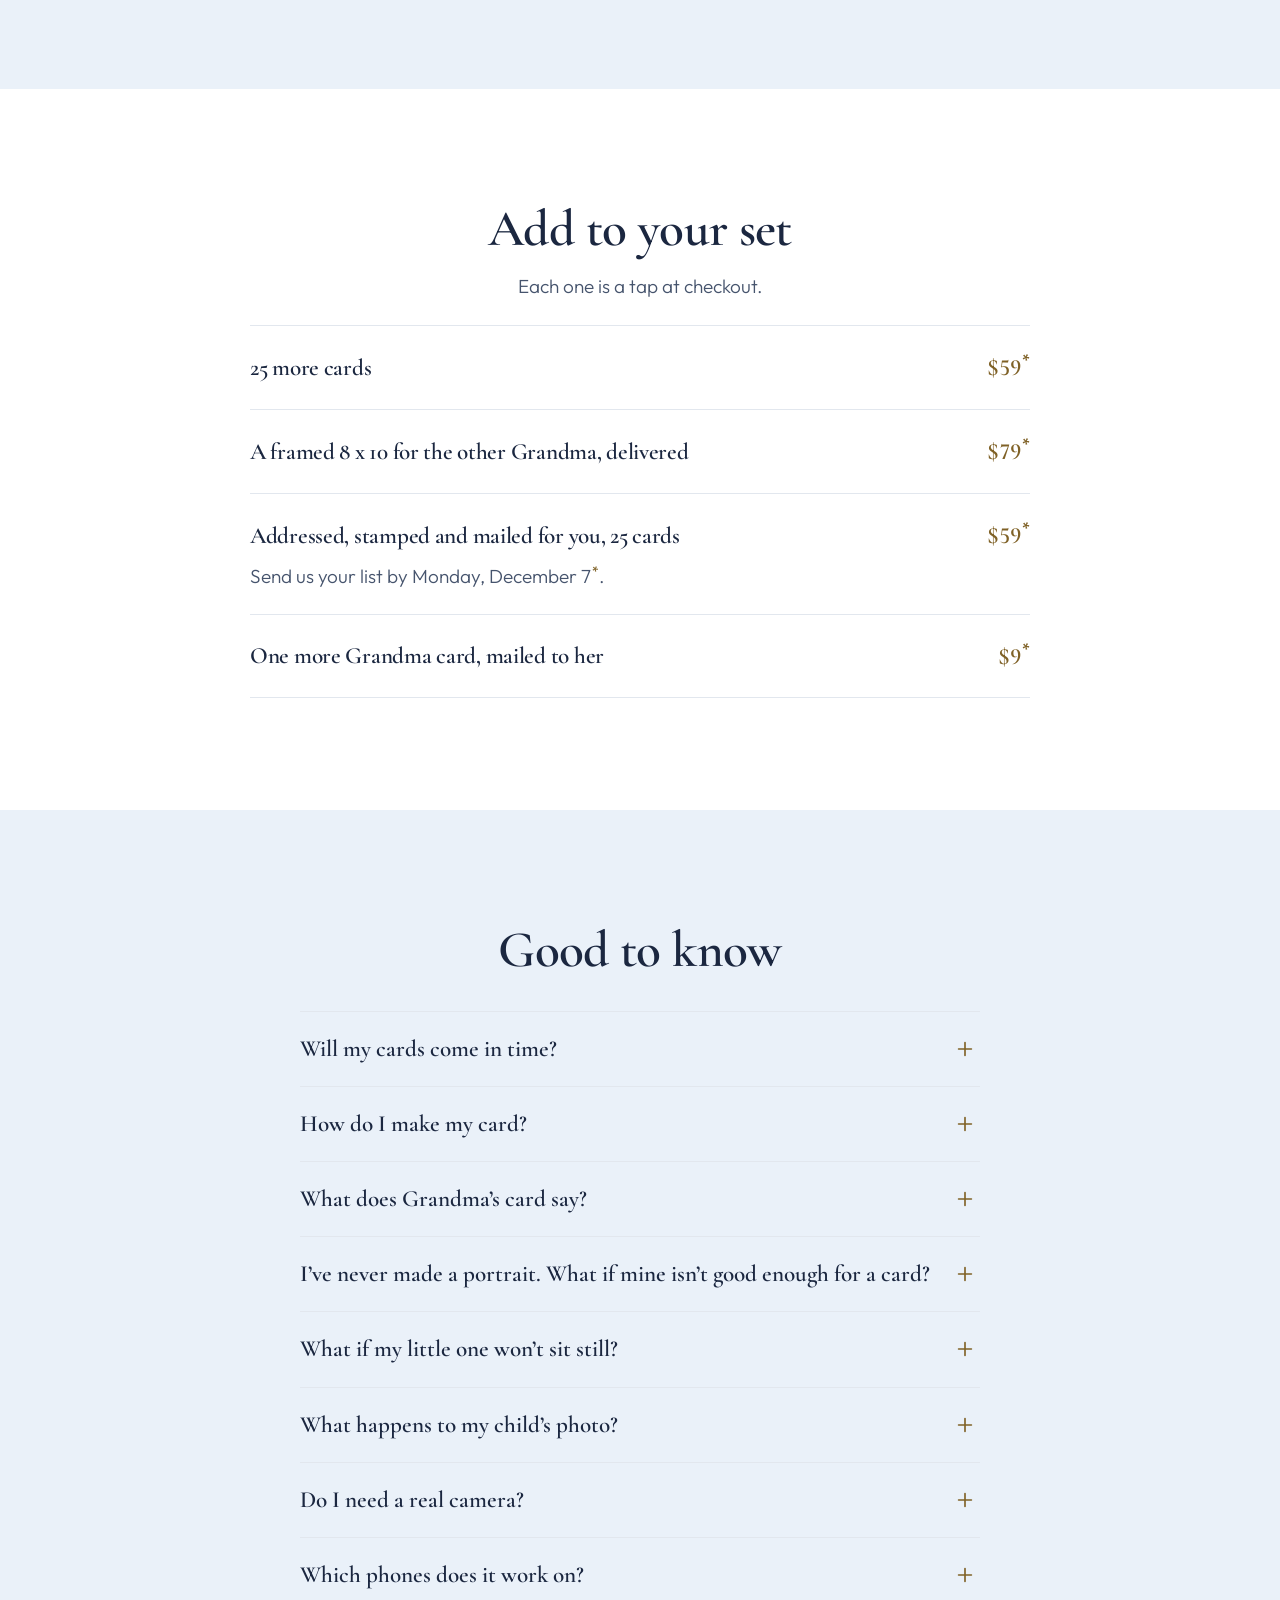
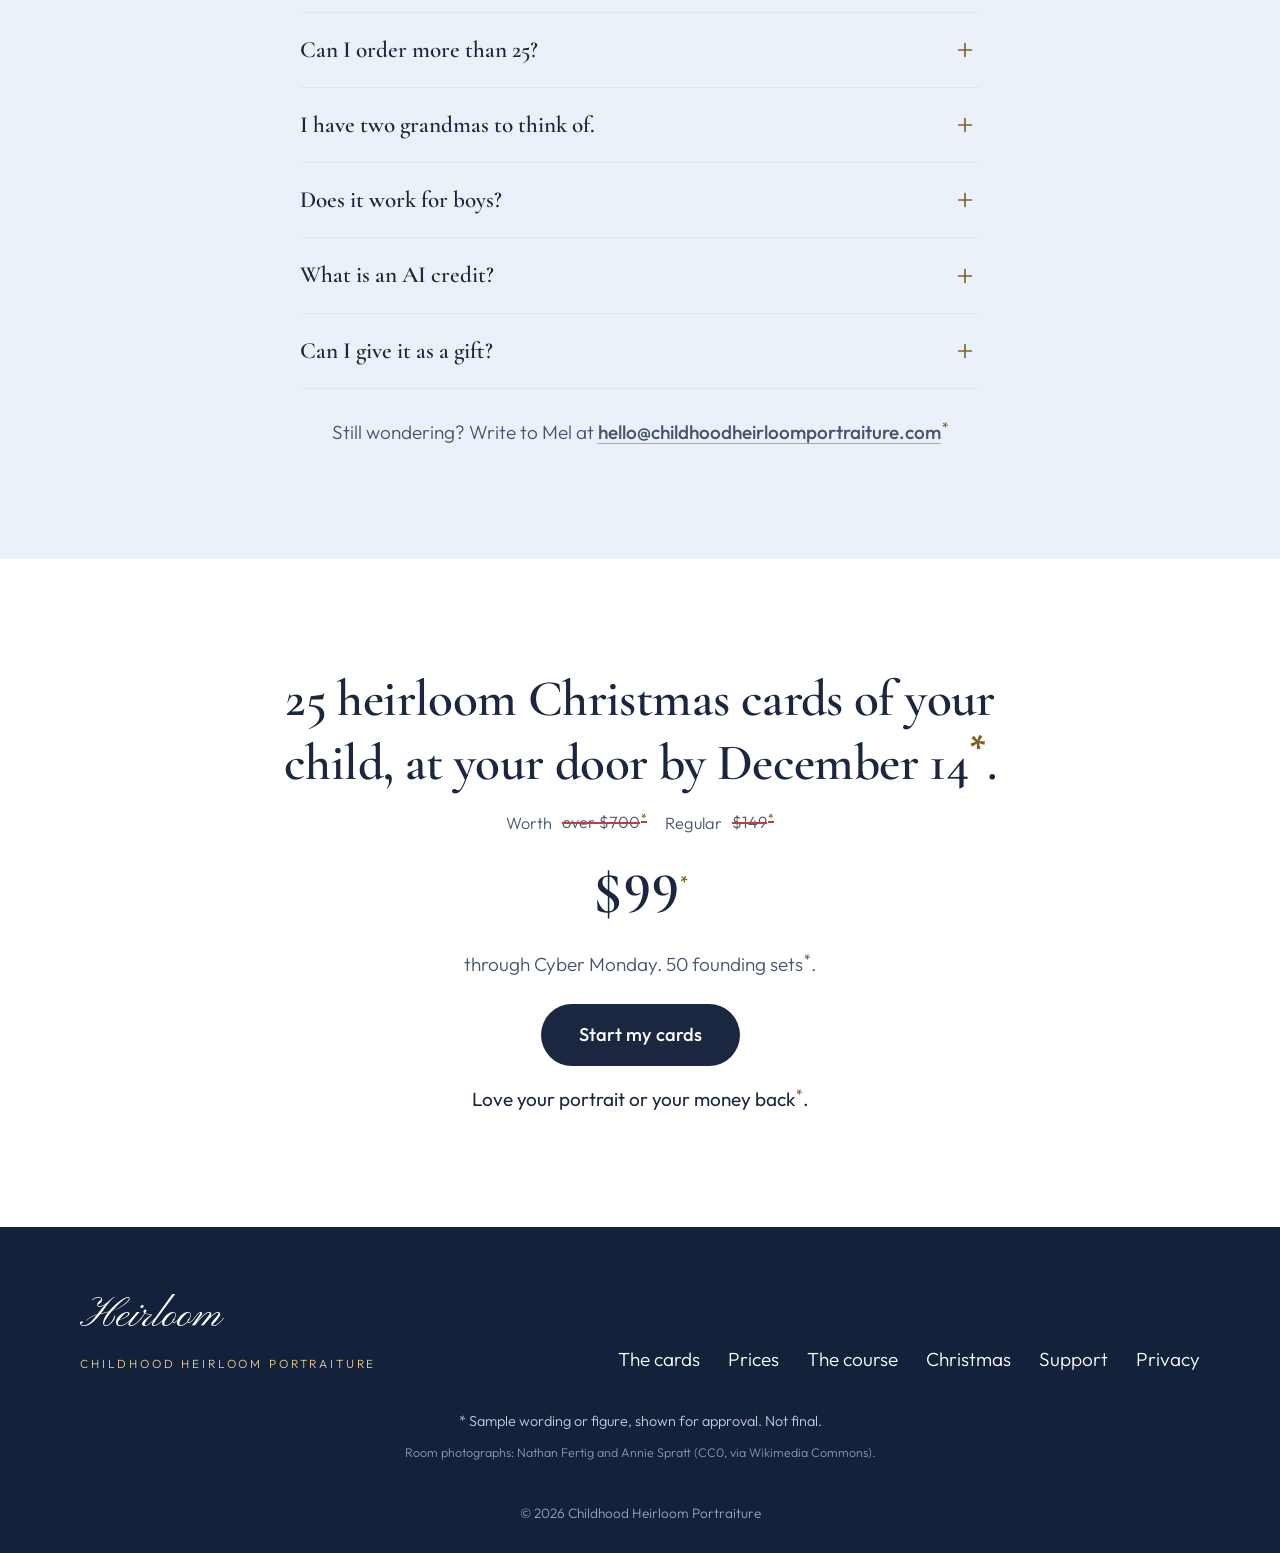
<file: pricing.html>
<!doctype html>
<html lang="en">
<head>
<meta charset="utf-8">
<meta name="viewport" content="width=device-width, initial-scale=1">
<title>The Heirloom Christmas Card Set | Childhood Heirloom Portraiture</title>
<meta name="description" content="25 Christmas cards with an heirloom portrait of your child, at your door by December 14. Worth over $700, regular $149, Black Friday $99 through Cyber Monday.">
<meta property="og:title" content="The Heirloom Christmas Card Set">
<meta property="og:description" content="25 Christmas cards with an heirloom portrait of your child. Black Friday $99 through Cyber Monday.">
<meta property="og:image" content="assets/img/share.jpg">
<meta name="theme-color" content="#14213A">
<link rel="icon" type="image/png" sizes="32x32" href="assets/icon-32.png">
<link rel="apple-touch-icon" href="assets/apple-touch-icon.png">
<link rel="preconnect" href="https://fonts.googleapis.com">
<link rel="preconnect" href="https://fonts.gstatic.com" crossorigin>
<link href="https://fonts.googleapis.com/css2?family=Abril+Fatface&family=Arizonia&family=Bodoni+Moda:opsz,wght@6..96,500&family=Cinzel:wght@500;600&family=Cormorant+Garamond:ital,wght@0,500;0,600;1,500&family=DM+Serif+Display&family=Great+Vibes&family=Gwendolyn:wght@700&family=Mr+Dafoe&family=Outfit:wght@300;400;500;600&family=Pinyon+Script&family=Playfair+Display:ital,wght@1,500&display=swap" rel="stylesheet">
<link rel="stylesheet" href="styles.css">
<link rel="stylesheet" href="store.css">
<link rel="stylesheet" href="cards.css">
</head>
<body class="has-bar">
<a class="bar" href="#compare"><b>Black Friday:</b> the Card Set is $99<sup class="ast">*</sup>, regular $149<sup class="ast">*</sup>, through Cyber Monday, November 30. <span>Compare all four</span></a>

<header class="top" id="top">
  <a class="brand" href="index.html" aria-label="Childhood Heirloom Portraiture, home">
    <img class="brand-mark" src="assets/icon-96.png" width="44" height="44" alt="">
    <span class="brand-words"><span class="brand-script">Heirloom</span><span class="brand-caps">Childhood · Portraiture</span></span>
  </a>
  <nav class="nav" aria-label="Main">
    <a href="cards.html">The cards</a>
    <a href="pricing.html" aria-current="page">Prices</a>
    <a href="index.html#made">How it’s made</a>
    <a href="course.html">The course</a>
    <a href="#questions">Questions</a>
  </nav>
  <a class="btn btn-ink btn-small" href="cards.html">Start my cards</a>
</header>

<main>

<!-- Block 1. The offer: name, worth, regular, Black Friday, deadline, places, button, in one phone screen -->
<section class="ohero">
  <div class="wrap ohero-grid">
    <div>
      <h1>The Heirloom Christmas Card Set</h1>
      <p class="lede">25 Christmas cards of your child, at your door by December 14<sup class="ast">*</sup>.</p>
      <div class="ladder" data-bf-only>
        <p class="ladder-row">Worth <s>over $700<sup class="ast">*</sup></s></p>
        <p class="ladder-row">Regular price <s>$149<sup class="ast">*</sup></s></p>
        <p class="ladder-now"><span class="big">$99<sup class="ast">*</sup></span><span class="lbl">Black Friday price</span></p>
      </div>
      <div class="ladder" data-regular-only hidden>
        <p class="ladder-row">Worth <s>over $700<sup class="ast">*</sup></s></p>
        <p class="ladder-now"><span class="big">$149<sup class="ast">*</sup></span></p>
      </div>
      <p class="deadline" data-bf-only>Through Cyber Monday, November 30, 11:59 pm Eastern<sup class="ast">*</sup></p>
      <p class="places">50 founding sets<sup class="ast">*</sup>. <span data-left>50</span> left<sup class="ast">*</sup>.</p>
      <div class="actions">
        <a class="btn btn-ink btn-big" href="cards.html">Start my cards</a>
      </div>
      <p class="mini-promise"><span>Love your portrait or your money back<sup class="ast">*</sup></span><span>At your door by December 14, or your money back<sup class="ast">*</sup></span></p>
      <p class="sub">You make the portrait on your phone and pick one of our twelve card designs. We make your card, send you a picture of it for your yes, and the cards come to your door in time to mail<sup class="ast">*</sup>.</p>
    </div>
    <figure style="margin:0">
      <img class="scene" src="assets/img/scene-set.jpg" alt="The Card Set laid out on a wooden table: a stack of portrait Christmas cards, envelopes, a card with Grandma's name and the back of a card" width="1600" height="1122">
      <figcaption class="caption">Sample cards. The portrait, the names and the design are yours.</figcaption>
    </figure>
  </div>
</section>

<!-- Block 2. The usual way, and this way -->
<section class="section band-sky">
  <div class="wrap">
    <h2 class="center">The usual way, and this way</h2>
    <div class="vs" role="table" aria-label="The usual way against this way">
      <div class="vs-head" role="row"><span role="columnheader">The usual way</span><span role="columnheader">This way</span></div>
      <div class="vs-row" role="row"><span class="vs-no" role="cell">Book a studio weeks ahead</span><span class="vs-yes" role="cell">Tonight, at home, on your phone</span></div>
      <div class="vs-row" role="row"><span class="vs-no" role="cell">$300 to $800 for one child<sup class="ast">*</sup></span><span class="vs-yes" role="cell">$99<sup class="ast">*</sup> for everything, through November 30</span></div>
      <div class="vs-row" role="row"><span class="vs-no" role="cell">One Saturday, one outfit, one chance</span><span class="vs-yes" role="cell">As many tries as you like</span></div>
      <div class="vs-row" role="row"><span class="vs-no" role="cell">Prints are extra. $95 for one 5&nbsp;x&nbsp;7<sup class="ast">*</sup></span><span class="vs-yes" role="cell">25 cards and Grandma’s own card included</span></div>
      <div class="vs-row" role="row"><span class="vs-no" role="cell">Design and order your cards yourself</span><span class="vs-yes" role="cell">Pick a design. We make the card</span></div>
      <div class="vs-row" role="row"><span class="vs-no" role="cell">Pay again next year</span><span class="vs-yes" role="cell">Make a new portrait whenever they grow</span></div>
    </div>
  </div>
</section>

<!-- Block 3. Everything in the set -->
<section class="section" id="stack">
  <div class="wrap">
    <h2 class="center">Everything in the set</h2>
    <ul class="stack pics" aria-label="What is in the set, and what each part is worth">
      <li>
        <span class="pic"><img src="assets/img/cards/sample-girl.jpg" alt="" loading="lazy"></span>
        <h3>Your child’s heirloom portrait, as many as you like</h3>
        <span class="worth">$300<sup class="ast">*</sup></span>
        <span class="worry">“A studio is $400 and a Saturday I don’t have.”</span>
        <p>A studio heirloom session runs $300 to $800 for one child<sup class="ast">*</sup>. Make yours at home, and another when she has grown.</p>
      </li>
      <li>
        <span class="pic"><img src="assets/img/cards/gilded-script-front.jpg" alt="" loading="lazy"></span>
        <h3>25 Christmas cards, printed both sides, with envelopes</h3>
        <span class="worth">$84<sup class="ast">*</sup></span>
        <span class="worry">“I don’t have time to design cards and order them.”</span>
        <p>Pick one of our twelve designs<sup class="ast">*</sup>, send us your portrait and your child’s name. We make the card and send you a picture of it for your yes. Heavy 5&nbsp;x&nbsp;7 stock<sup class="ast">*</sup>.</p>
      </li>
      <li>
        <span class="pic"><img src="assets/img/cards/evergreen-gma.jpg" alt="" loading="lazy"></span>
        <h3>A card made just for Grandma</h3>
        <span class="worth">$9<sup class="ast">*</sup></span>
        <span class="worry">“What do I give Grandma?”</span>
        <p>Her own name on the front: Grandma, Mimi, Nana, Grandma &amp; Grandad. We mail it straight to her<sup class="ast">*</sup>.</p>
      </li>
      <li>
        <span class="pic"><img src="assets/img/screen-vignette.jpg" alt="" loading="lazy" style="object-position:50% 30%"></span>
        <h3>The mini course, about 65 minutes</h3>
        <span class="worth">$65<sup class="ast">*</sup></span>
        <span class="worry">“I’m not a photographer.”</span>
        <p>Four short lessons, right here on the site: camera settings, capturing magic, easy editing, printing and gifting<sup class="ast">*</sup>.</p>
      </li>
      <li>
        <span class="pic"><img src="assets/img/screen-wardrobe.jpg" alt="" loading="lazy" style="object-position:50% 30%"></span>
        <h3>The app and 100 AI credits</h3>
        <span class="worth">$17.99<sup class="ast">*</sup></span>
        <span class="worry">“Editing is hard, and I’m not techy.”</span>
        <p>Tap your child, choose an heirloom outfit, add the soft white vignette. Color or black and white? Why, both, of course!</p>
      </li>
      <li>
        <span class="pic"><img src="assets/img/scene-mantel.jpg" alt="" loading="lazy" style="object-position:50% 20%"></span>
        <h3>Grandma’s 8&nbsp;x&nbsp;10, ready to print</h3>
        <span class="worth">$95<sup class="ast">*</sup></span>
        <span class="worry">“I have two grandmas.”</span>
        <p>Your portrait sized for the classic frame. Print it at a photo counter for about $4<sup class="ast">*</sup> and it is under the tree the same day.</p>
      </li>
      <li>
        <span class="pic"><img src="assets/img/portrait-6.jpg" alt="" loading="lazy"></span>
        <h3>The Wiggly Child Cheat Sheet</h3>
        <span class="worth">$19<sup class="ast">*</sup></span>
        <span class="worry">“Mine won’t sit still.”</span>
        <p>One page: how to get the picture in five minutes<sup class="ast">*</sup>.</p>
      </li>
      <li class="stack-sum"><h3>Together</h3><span class="worth">over $585<sup class="ast">*</sup></span></li>
    </ul>

    <!-- Block 4. For the first 50, by Cyber Monday -->
    <div class="founding" data-bf-only>
      <p class="tier-flag">For the first 50 sets, ordered by Cyber Monday<sup class="ast">*</sup>. <span data-left>50</span> left<sup class="ast">*</sup></p>
      <ul class="stack">
        <li><h3>Mel’s Eye</h3><span class="worth">$100<sup class="ast">*</sup></span><p>Before your cards print, Mel looks at your portrait herself and sends you one note<sup class="ast">*</sup>.</p></li>
        <li><h3>Your January thank-you card</h3><span class="worth">$25<sup class="ast">*</sup></span><p>The same portrait on a matching thank-you card, ready to print<sup class="ast">*</sup>.</p></li>
      </ul>
    </div>

    <div class="buy">
      <p class="ladder-row" style="justify-content:center">Everything: worth <s>over $700<sup class="ast">*</sup></s> &nbsp; Regular <s>$149<sup class="ast">*</sup></s></p>
      <p class="price"><span class="price-now">$99<sup class="ast">*</sup></span></p>
      <p class="buy-note">Black Friday price, through Cyber Monday, November 30, 11:59 pm Eastern<sup class="ast">*</sup></p>
      <a class="btn btn-ink btn-big" href="cards.html">Start my cards</a>
    </div>
  </div>
</section>

<!-- Block 5. Two promises -->
<section class="section band-sky" id="promises">
  <div class="wrap">
    <h2 class="center">Two promises</h2>
    <div class="seals">
      <article class="seal">
        <span class="seal-badge" aria-hidden="true"><svg width="34" height="34" viewBox="0 0 24 24"><path d="M12 21s-7-4.4-7-10a4 4 0 0 1 7-2.6A4 4 0 0 1 19 11c0 5.6-7 10-7 10z" fill="none" stroke="#fff" stroke-width="1.8" stroke-linejoin="round"/></svg></span>
        <div><h3>The Portrait Promise</h3>
        <p>Make your portrait. If you don’t love it, tell us and we help you fix it. If you still don’t love it, write to us within 14 days<sup class="ast">*</sup> and we refund every dollar, before anything is printed<sup class="ast">*</sup>.</p></div>
      </article>
      <article class="seal">
        <span class="seal-badge" aria-hidden="true"><svg width="34" height="34" viewBox="0 0 24 24"><rect x="4" y="5" width="16" height="15" rx="2" fill="none" stroke="#fff" stroke-width="1.8"/><path d="M4 9.5h16M9 3v4M15 3v4M9 14l2 2 4-4" fill="none" stroke="#fff" stroke-width="1.8" stroke-linecap="round" stroke-linejoin="round"/></svg></span>
        <div><h3>The In-Time Promise</h3>
        <p>Send us your finished portrait by Friday, December 4<sup class="ast">*</sup>, and your cards are at your door by Monday, December 14<sup class="ast">*</sup>. If we can see they will be late, we tell you before they print and you choose your money back or New Year cards<sup class="ast">*</sup>. If they reach you after December 18<sup class="ast">*</sup>, your money comes back and the cards are yours to keep<sup class="ast">*</sup>.</p></div>
      </article>
    </div>
    <p class="center more"><a class="btn btn-ink" href="cards.html">Start my cards</a></p>
  </div>
</section>

<!-- Block 6. Compare the four -->
<section class="section" id="compare">
  <div class="wrap">
    <h2 class="center">Compare the four</h2>
    <p class="sub center">Most families choose the Card Set.</p>

    <table class="ctable desk">
      <thead>
        <tr><th></th><th>The portrait</th><th>The Heirloom Kit</th><th class="hot"><span class="flag">For your Christmas list</span><br>The Card Set</th><th>The Grandmother Collection</th></tr>
      </thead>
      <tbody>
        <tr><td>Black Friday, through November 30</td><td class="pr">$0<sup class="ast">*</sup></td><td class="pr">$49<sup class="ast">*</sup></td><td class="pr hot">$99<sup class="ast">*</sup></td><td class="pr">$349<sup class="ast">*</sup></td></tr>
        <tr><td>Regular, from December 1</td><td>$0<sup class="ast">*</sup></td><td>$69<sup class="ast">*</sup></td><td class="hot">$149<sup class="ast">*</sup></td><td>$399<sup class="ast">*</sup></td></tr>
        <tr><td>Your child’s heirloom portrait, made on your phone (a digital file)</td><td><strong>1</strong></td><td>As many as you like</td><td class="hot">As many as you like</td><td>We make it for you<sup class="ast">*</sup></td></tr>
        <tr><td>The mini course, on the site</td><td><span class="t-no" aria-label="No"></span></td><td><span class="t-yes" aria-label="Yes"></span></td><td class="hot"><span class="t-yes" aria-label="Yes"></span></td><td><span class="t-yes" aria-label="Yes"></span></td></tr>
        <tr><td>The app and 100 AI credits</td><td><span class="t-no" aria-label="No"></span></td><td><span class="t-yes" aria-label="Yes"></span></td><td class="hot"><span class="t-yes" aria-label="Yes"></span></td><td><span class="t-yes" aria-label="Yes"></span></td></tr>
        <tr><td>Grandma’s 8&nbsp;x&nbsp;10, ready to print<sup class="ast">*</sup></td><td><span class="t-no" aria-label="No"></span></td><td><span class="t-yes" aria-label="Yes"></span></td><td class="hot"><span class="t-yes" aria-label="Yes"></span></td><td><span class="t-yes" aria-label="Yes"></span></td></tr>
        <tr><td>The Wiggly Child Cheat Sheet<sup class="ast">*</sup></td><td><span class="t-no" aria-label="No"></span></td><td><span class="t-yes" aria-label="Yes"></span></td><td class="hot"><span class="t-yes" aria-label="Yes"></span></td><td><span class="t-yes" aria-label="Yes"></span></td></tr>
        <tr><td>Printed cards with envelopes, at your door<sup class="ast">*</sup></td><td><span class="t-no" aria-label="No"></span></td><td><span class="t-no" aria-label="No"></span></td><td class="hot"><strong>25</strong></td><td><strong>50</strong></td></tr>
        <tr><td>You pick the design, we make the card<sup class="ast">*</sup></td><td><span class="t-no" aria-label="No"></span></td><td><span class="t-no" aria-label="No"></span></td><td class="hot"><span class="t-yes" aria-label="Yes"></span></td><td><span class="t-yes" aria-label="Yes"></span></td></tr>
        <tr><td>A card made for Grandma, mailed to her<sup class="ast">*</sup></td><td><span class="t-no" aria-label="No"></span></td><td><span class="t-no" aria-label="No"></span></td><td class="hot"><span class="t-yes" aria-label="Yes"></span></td><td><span class="t-yes" aria-label="Yes"></span></td></tr>
        <tr><td>Founding bonuses, first 50<sup class="ast">*</sup></td><td><span class="t-no" aria-label="No"></span></td><td><span class="t-no" aria-label="No"></span></td><td class="hot"><span class="t-yes" aria-label="Yes"></span></td><td><span class="t-yes" aria-label="Yes"></span></td></tr>
        <tr><td>The In-Time Promise<sup class="ast">*</sup></td><td><span class="t-no" aria-label="No"></span></td><td><span class="t-no" aria-label="No"></span></td><td class="hot"><span class="t-yes" aria-label="Yes"></span></td><td><span class="t-yes" aria-label="Yes"></span></td></tr>
        <tr><td>Done for you: we make the portrait from one phone photo<sup class="ast">*</sup></td><td><span class="t-no" aria-label="No"></span></td><td><span class="t-no" aria-label="No"></span></td><td class="hot"><span class="t-no" aria-label="No"></span></td><td><span class="t-yes" aria-label="Yes"></span></td></tr>
        <tr><td>A framed 8&nbsp;x&nbsp;10 for Grandma, delivered<sup class="ast">*</sup></td><td><span class="t-no" aria-label="No"></span></td><td><span class="t-no" aria-label="No"></span></td><td class="hot"><span class="t-no" aria-label="No"></span></td><td><span class="t-yes" aria-label="Yes"></span></td></tr>
        <tr><td>Addressed, stamped and mailed for you<sup class="ast">*</sup></td><td><span class="t-no" aria-label="No"></span></td><td><span class="t-no" aria-label="No"></span></td><td class="hot"><span class="t-no" aria-label="No"></span></td><td><span class="t-yes" aria-label="Yes"></span></td></tr>
        <tr><td></td><td><a class="btn btn-line" data-app href="support.html#open">Make my portrait</a></td><td><a class="btn btn-line" href="checkout.html?tier=kit">Get the Kit</a></td><td class="hot"><a class="btn btn-ink" href="cards.html">Start my cards</a></td><td><a class="btn btn-line" href="cards.html?tier=collection">Get the Collection</a></td></tr>
      </tbody>
    </table>

    <div class="tcards phone-only">
      <article class="tcard hot">
        <span class="flag">For your Christmas list</span>
        <h3>The Heirloom Christmas Card Set</h3>
        <p class="pr">$99<sup class="ast">*</sup><s>$149<sup class="ast">*</sup></s></p>
        <h4>You get</h4>
        <ul><li class="y">Your child’s heirloom portrait, as many as you like</li><li class="y">25 printed cards with envelopes, at your door<sup class="ast">*</sup></li><li class="y">You pick the design, we make the card<sup class="ast">*</sup></li><li class="y">A card made for Grandma, mailed to her<sup class="ast">*</sup></li><li class="y">The mini course, the app and 100 AI credits</li><li class="y">Grandma’s 8&nbsp;x&nbsp;10, ready to print<sup class="ast">*</sup></li><li class="y">The Wiggly Child Cheat Sheet<sup class="ast">*</sup></li><li class="y">Founding bonuses, first 50<sup class="ast">*</sup></li><li class="y">The In-Time Promise<sup class="ast">*</sup></li></ul>
        <h4>Not in this one</h4>
        <ul><li class="n">A framed 8&nbsp;x&nbsp;10 delivered (add it for $79<sup class="ast">*</sup>)</li><li class="n">Addressing and mailing (add it for $59<sup class="ast">*</sup>)</li></ul>
        <a class="btn btn-ink btn-wide" href="cards.html">Start my cards</a>
      </article>
      <article class="tcard">
        <h3>The Grandmother Collection</h3>
        <p class="pr">$349<sup class="ast">*</sup><s>$399<sup class="ast">*</sup></s></p>
        <h4>You get</h4>
        <ul><li class="y">Done for you: send one phone photo and we make the portrait<sup class="ast">*</sup></li><li class="y">50 printed cards with envelopes<sup class="ast">*</sup></li><li class="y">A framed 8&nbsp;x&nbsp;10 for Grandma, delivered<sup class="ast">*</sup></li><li class="y">Addressed, stamped and mailed for you<sup class="ast">*</sup></li><li class="y">Everything in the Card Set</li></ul>
        <p class="small" style="margin-top:10px">A small number of places<sup class="ast">*</sup>.</p>
        <a class="btn btn-line btn-wide" href="cards.html?tier=collection">Get the Collection</a>
      </article>
      <article class="tcard">
        <h3>The Heirloom Kit</h3>
        <p class="pr">$49<sup class="ast">*</sup><s>$69<sup class="ast">*</sup></s></p>
        <h4>You get</h4>
        <ul><li class="y">Your child’s heirloom portrait, as many as you like</li><li class="y">The mini course, the app and 100 AI credits</li><li class="y">Grandma’s 8&nbsp;x&nbsp;10, ready to print<sup class="ast">*</sup></li><li class="y">The Wiggly Child Cheat Sheet<sup class="ast">*</sup></li></ul>
        <h4>Not in this one</h4>
        <ul><li class="n">Printed cards</li><li class="n">A card for Grandma</li><li class="n">The In-Time Promise</li></ul>
        <a class="btn btn-line btn-wide" href="checkout.html?tier=kit">Get the Kit</a>
      </article>
      <article class="tcard">
        <h3>The portrait</h3>
        <p class="pr">$0<sup class="ast">*</sup></p>
        <h4>You get</h4>
        <ul><li class="y">One heirloom portrait, made in the app on your phone<sup class="ast">*</sup></li></ul>
        <h4>Not in this one</h4>
        <ul><li class="n">The course, the credits, the cards</li></ul>
        <a class="btn btn-line btn-wide" data-app href="support.html#open">Make my portrait</a>
      </article>
    </div>
    <p class="small center" style="margin-top:18px">The Grandmother Collection: a small number of places<sup class="ast">*</sup>.</p>
  </div>
</section>

<!-- Block 7. How it works -->
<section class="section band-sky" id="how">
  <div class="wrap">
    <h2 class="center">How it works</h2>
    <ol class="howto">
      <li><strong>Order by Monday, November 30<sup class="ast">*</sup>.</strong><span>The founding price and both bonuses.</span></li>
      <li><strong>Make your portrait.</strong><span>About an evening. The lessons and the app are waiting the minute you order.</span></li>
      <li><strong>Pick your design and send us your portrait by Friday, December 4<sup class="ast">*</sup>.</strong><span>We make your card and send you a picture of it. Nothing prints until you say yes.</span></li>
      <li><strong>Cards at your door by Monday, December 14<sup class="ast">*</sup>.</strong><span>The Post Office asks for Christmas cards to be mailed by Thursday, December 17.</span></li>
    </ol>
  </div>
</section>

<!-- Block 8. Add to your set -->
<section class="section" id="add">
  <div class="wrap">
    <h2 class="center">Add to your set</h2>
    <p class="sub center">Each one is a tap at checkout.</p>
    <ul class="stack stack-plain">
      <li><h3>25 more cards</h3><span class="worth">$59<sup class="ast">*</sup></span></li>
      <li><h3>A framed 8&nbsp;x&nbsp;10 for the other Grandma, delivered</h3><span class="worth">$79<sup class="ast">*</sup></span></li>
      <li><h3>Addressed, stamped and mailed for you, 25 cards</h3><span class="worth">$59<sup class="ast">*</sup></span><p>Send us your list by Monday, December 7<sup class="ast">*</sup>.</p></li>
      <li><h3>One more Grandma card, mailed to her</h3><span class="worth">$9<sup class="ast">*</sup></span></li>
    </ul>
  </div>
</section>

<!-- Block 9. Questions -->
<section class="section band-sky" id="questions">
  <div class="wrap narrow">
    <h2 class="center">Good to know</h2>
    <div class="faq">
      <details><summary>Will my cards come in time?</summary><p>Yes, if your finished portrait reaches us by Friday, December 4<sup class="ast">*</sup>. Your cards are printed and sent to your US address<sup class="ast">*</sup> to arrive by Monday, December 14<sup class="ast">*</sup>. If anything will be late we tell you first, and you choose a refund or New Year cards<sup class="ast">*</sup>.</p></details>
      <details><summary>How do I make my card?</summary><p>You don’t design anything. Pick one of our twelve designs<sup class="ast">*</sup>, send us your portrait and your child’s name, and we make the card. We send you a picture of the front and the back exactly as they will print, and nothing prints until you say yes.</p></details>
      <details><summary>What does Grandma’s card say?</summary><p>Whatever your children call her. Grandma, Mimi, Nana, Grandma &amp; Grandad. You type it<sup class="ast">*</sup>, and we mail it straight to her<sup class="ast">*</sup>.</p></details>
      <details><summary>I’ve never made a portrait. What if mine isn’t good enough for a card?</summary><p>That is what the course is for, and it is short. If you are one of the first 50, Mel looks at yours herself before it prints<sup class="ast">*</sup>. And if you don’t love it, you get your money back before anything is printed<sup class="ast">*</sup>.</p></details>
      <details><summary>What if my little one won’t sit still?</summary><p>Most don’t. The Wiggly Child Cheat Sheet is one page for exactly that<sup class="ast">*</sup>.</p></details>
      <details><summary>What happens to my child’s photo?</summary><p>When you add a portrait on our card pages to see it on the designs, it stays in your own browser and is not sent anywhere. The finished portrait you send us for your cards goes to us and to the printer, and nowhere else<sup class="ast">*</sup>. It is never used for anything but your order, and we delete our copy 14 days after your cards arrive<sup class="ast">*</sup>.</p></details>
      <details><summary>Do I need a real camera?</summary><p>No. Your phone is all you need. The course shows you the few settings to change.</p></details>
      <details><summary>Which phones does it work on?</summary><p>The app opens in the browser on your phone, iPhone or Android<sup class="ast">*</sup>. There is nothing to install<sup class="ast">*</sup>.</p></details>
      <details><summary>Can I order more than 25?</summary><p>Yes. Add 25 more at a time when you pick your design, or choose the Grandmother Collection for 50<sup class="ast">*</sup>.</p></details>
      <details><summary>I have two grandmas to think of.</summary><p>Every set comes with Grandma’s 8&nbsp;x&nbsp;10, ready to print, so you can print one for each<sup class="ast">*</sup>. Add one more Grandma card for $9<sup class="ast">*</sup>, or a framed 8&nbsp;x&nbsp;10 delivered for $79<sup class="ast">*</sup>.</p></details>
      <details><summary>Does it work for boys?</summary><p>Yes. There are heirloom outfits for boys and for girls.</p></details>
      <details><summary>What is an AI credit?</summary><p>Some steps, like changing the outfit, use AI. Each of those uses one credit. Everything else you do on your phone is unlimited.</p></details>
      <details><summary>Can I give it as a gift?</summary><p>Yes. Buy the Heirloom Kit and forward your welcome email to her<sup class="ast">*</sup>.</p></details>
    </div>
    <p class="ask">Still wondering? Write to Mel at <a class="mail" href="mailto:hello@childhoodheirloomportraiture.com">hello@childhoodheirloomportraiture.com</a><sup class="ast">*</sup></p>
  </div>
</section>

<!-- Block 10. The offer again -->
<section class="section">
  <div class="wrap center">
    <h2>25 heirloom Christmas cards of your child, at your door by December 14<sup class="ast">*</sup>.</h2>
    <p class="ladder-row" style="justify-content:center;margin-top:18px">Worth <s>over $700<sup class="ast">*</sup></s> &nbsp; Regular <s>$149<sup class="ast">*</sup></s></p>
    <p class="price"><span class="price-now">$99<sup class="ast">*</sup></span></p>
    <p class="buy-note">through Cyber Monday. 50 founding sets<sup class="ast">*</sup>.</p>
    <a class="btn btn-ink btn-big" href="cards.html">Start my cards</a>
    <p class="promise">Love your portrait or your money back<sup class="ast">*</sup>.</p>
  </div>
</section>

</main>

<div class="buybar" role="region" aria-label="Order">
  <div class="buybar-p"><strong>The Heirloom Christmas Card Set</strong><span><s>$149<sup class="ast">*</sup></s> $99<sup class="ast">*</sup> through Nov 30</span></div>
  <a class="btn btn-ink" href="cards.html">Start my cards</a>
</div>

<footer class="foot">
  <div class="wrap foot-grid">
    <div><span class="brand-script on-dark">Heirloom</span><p class="foot-name">Childhood Heirloom Portraiture</p></div>
    <nav aria-label="Footer"><a href="cards.html">The cards</a><a href="pricing.html">Prices</a><a href="course.html">The course</a><a href="christmas.html">Christmas</a><a href="support.html">Support</a><a href="privacy.html">Privacy</a></nav>
  </div>
  <p class="foot-note">* Sample wording or figure, shown for approval. Not final.</p>
  <p class="credit">Room photographs: Nathan Fertig and Annie Spratt (CC0, via Wikimedia Commons).</p>
  <p class="foot-small">© 2026 Childhood Heirloom Portraiture</p>
</footer>
<script src="store-config.js"></script>
<script src="store.js"></script>
</body>
</html>
</file>
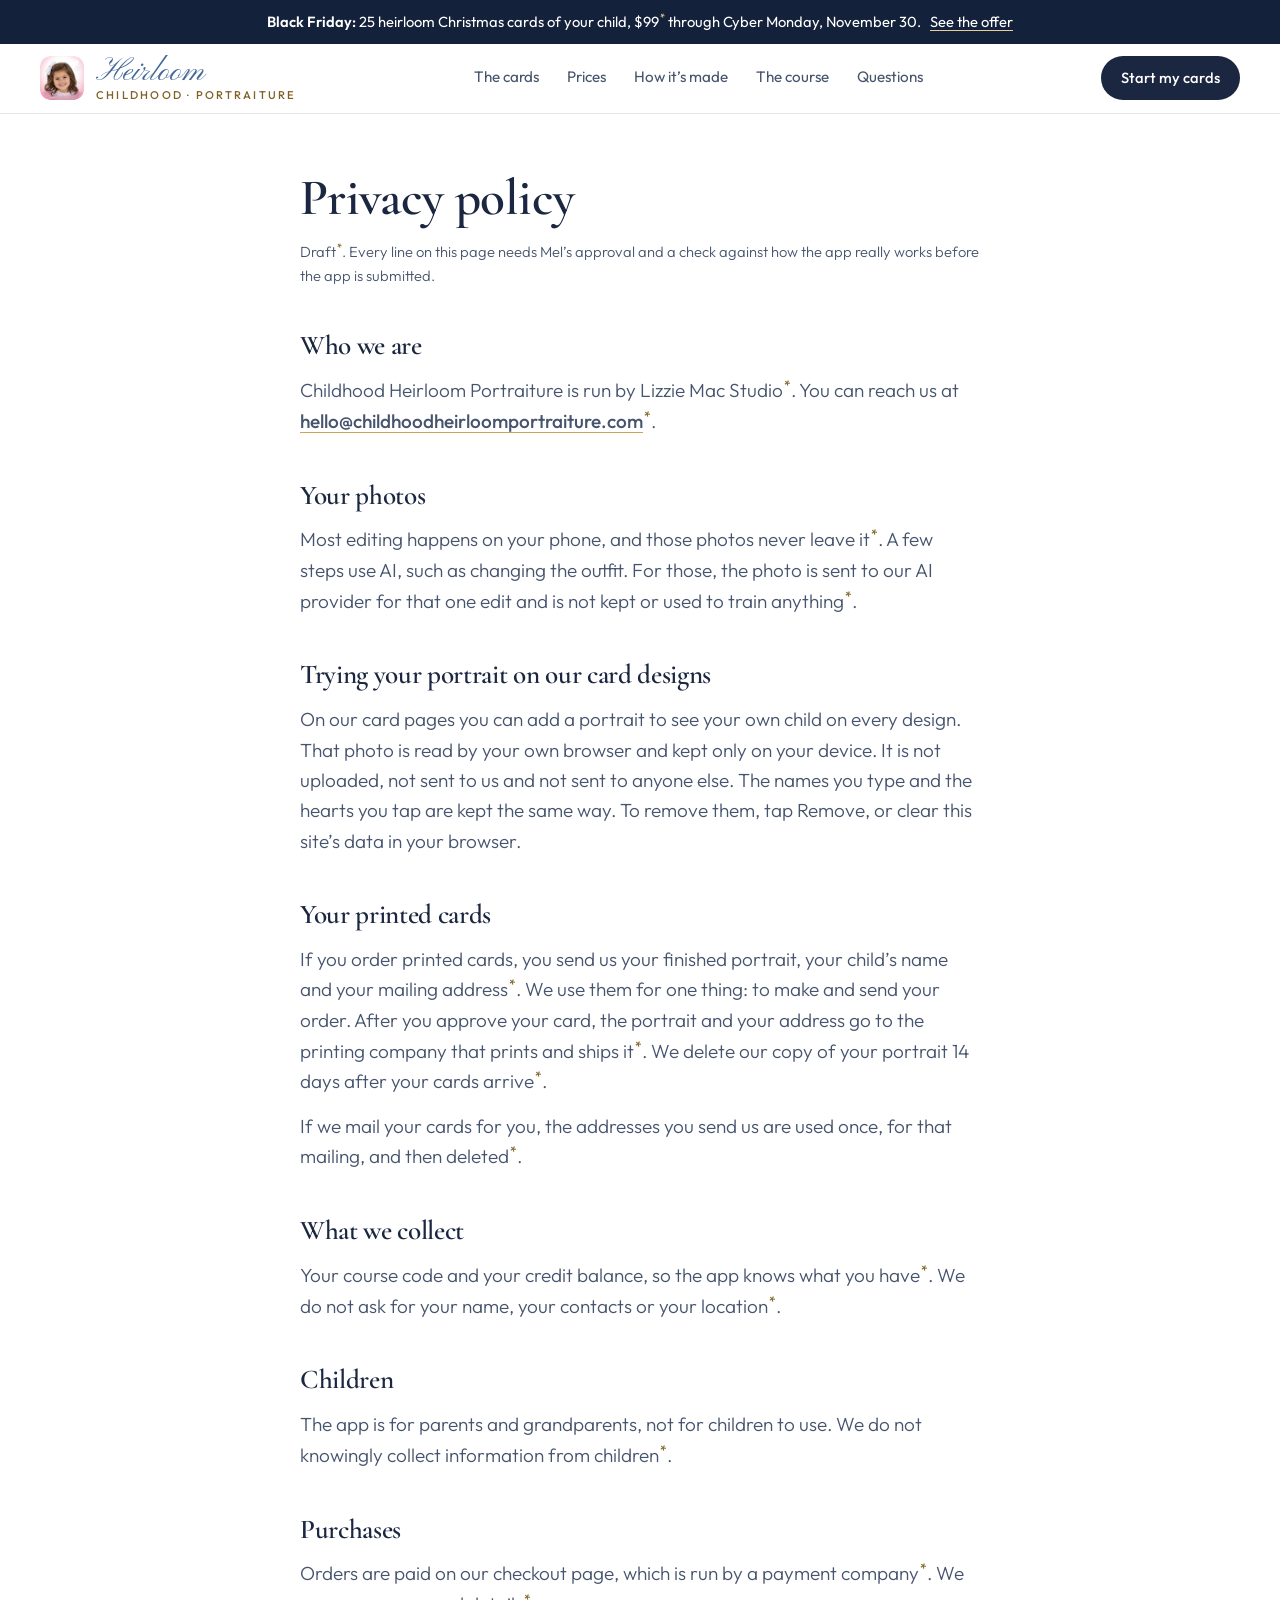
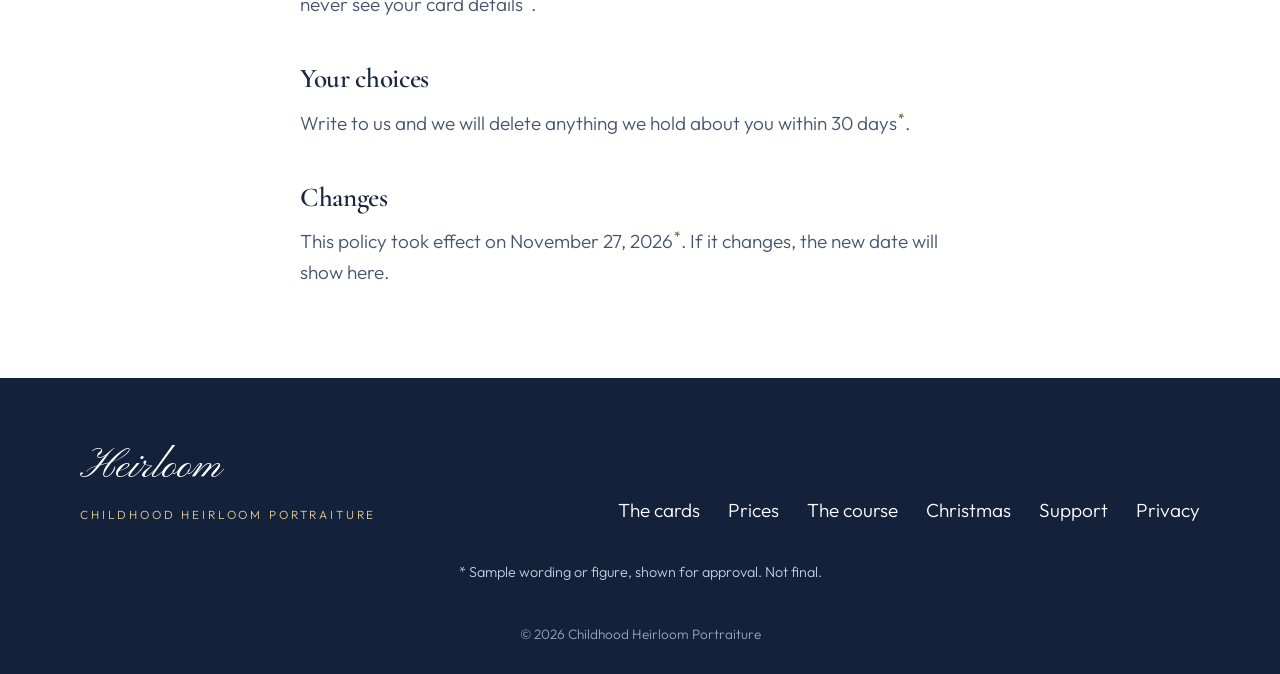
<file: privacy.html>
<!doctype html>
<html lang="en">
<head>
<meta charset="utf-8">
<meta name="viewport" content="width=device-width, initial-scale=1">
<title>Privacy | Childhood Heirloom Portraiture</title>
<meta name="robots" content="noindex">
<link rel="icon" type="image/png" sizes="32x32" href="assets/icon-32.png">
<link rel="icon" type="image/png" sizes="192x192" href="assets/icon-192.png">
<link rel="apple-touch-icon" href="assets/apple-touch-icon.png">
<link rel="preconnect" href="https://fonts.googleapis.com">
<link rel="preconnect" href="https://fonts.gstatic.com" crossorigin>
<link href="https://fonts.googleapis.com/css2?family=Cormorant+Garamond:ital,wght@0,500;0,600;1,500&family=Outfit:wght@300;400;500;600&family=Pinyon+Script&display=swap" rel="stylesheet">
<link rel="stylesheet" href="styles.css">
<link rel="stylesheet" href="store.css">
</head>
<body>
<a class="bar" href="pricing.html"><b>Black Friday:</b> 25 heirloom Christmas cards of your child, $99<sup class="ast">*</sup> through Cyber Monday, November 30. <span>See the offer</span></a>
<header class="top">
  <a class="brand" href="index.html" aria-label="Childhood Heirloom Portraiture, home">
    <img class="brand-mark" src="assets/icon-96.png" width="44" height="44" alt="">
    <span class="brand-words"><span class="brand-script">Heirloom</span><span class="brand-caps">Childhood · Portraiture</span></span>
  </a>
  <nav class="nav" aria-label="Main">
    <a href="cards.html">The cards</a>
    <a href="pricing.html">Prices</a>
    <a href="index.html#made">How it’s made</a>
    <a href="course.html">The course</a>
    <a href="pricing.html#questions">Questions</a>
  </nav>
  <a class="btn btn-ink btn-small" href="cards.html">Start my cards</a>
</header>
<main class="page">
  <div class="wrap narrow">
    <h1>Privacy policy</h1>
    <p class="small">Draft<sup class="ast" title="Sample, needs approval">*</sup>. Every line on this page needs Mel’s approval and a check against how the app really works before the app is submitted.</p>

    <h2>Who we are</h2>
    <p>Childhood Heirloom Portraiture is run by Lizzie Mac Studio<sup class="ast" title="Sample, needs approval">*</sup>. You can reach us at <a class="mail" href="mailto:hello@childhoodheirloomportraiture.com">hello@childhoodheirloomportraiture.com</a><sup class="ast" title="Sample, needs approval">*</sup>.</p>

    <h2>Your photos</h2>
    <p>Most editing happens on your phone, and those photos never leave it<sup class="ast" title="Sample, needs approval">*</sup>. A few steps use AI, such as changing the outfit. For those, the photo is sent to our AI provider for that one edit and is not kept or used to train anything<sup class="ast" title="Sample, needs approval">*</sup>.</p>

    <h2>Trying your portrait on our card designs</h2>
    <p>On our card pages you can add a portrait to see your own child on every design. That photo is read by your own browser and kept only on your device. It is not uploaded, not sent to us and not sent to anyone else. The names you type and the hearts you tap are kept the same way. To remove them, tap Remove, or clear this site’s data in your browser.</p>

    <h2>Your printed cards</h2>
    <p>If you order printed cards, you send us your finished portrait, your child’s name and your mailing address<sup class="ast" title="Sample, needs approval">*</sup>. We use them for one thing: to make and send your order. After you approve your card, the portrait and your address go to the printing company that prints and ships it<sup class="ast" title="Sample, needs approval">*</sup>. We delete our copy of your portrait 14 days after your cards arrive<sup class="ast" title="Sample, needs approval">*</sup>.</p>
    <p>If we mail your cards for you, the addresses you send us are used once, for that mailing, and then deleted<sup class="ast" title="Sample, needs approval">*</sup>.</p>

    <h2>What we collect</h2>
    <p>Your course code and your credit balance, so the app knows what you have<sup class="ast" title="Sample, needs approval">*</sup>. We do not ask for your name, your contacts or your location<sup class="ast" title="Sample, needs approval">*</sup>.</p>

    <h2>Children</h2>
    <p>The app is for parents and grandparents, not for children to use. We do not knowingly collect information from children<sup class="ast" title="Sample, needs approval">*</sup>.</p>

    <h2>Purchases</h2>
    <p>Orders are paid on our checkout page, which is run by a payment company<sup class="ast" title="Sample, needs approval">*</sup>. We never see your card details<sup class="ast" title="Sample, needs approval">*</sup>.</p>

    <h2>Your choices</h2>
    <p>Write to us and we will delete anything we hold about you within 30 days<sup class="ast" title="Sample, needs approval">*</sup>.</p>

    <h2>Changes</h2>
    <p>This policy took effect on November 27, 2026<sup class="ast" title="Sample, needs approval">*</sup>. If it changes, the new date will show here.</p>
  </div>
</main>
<footer class="foot">
  <div class="wrap foot-grid">
    <div><span class="brand-script on-dark">Heirloom</span><p class="foot-name">Childhood Heirloom Portraiture</p></div>
    <nav aria-label="Footer"><a href="cards.html">The cards</a><a href="pricing.html">Prices</a><a href="course.html">The course</a><a href="christmas.html">Christmas</a><a href="support.html">Support</a><a href="privacy.html">Privacy</a></nav>
  </div>
  <p class="foot-note">* Sample wording or figure, shown for approval. Not final.</p>
  <p class="foot-small">© 2026 Childhood Heirloom Portraiture</p>
</footer>
</body>
</html>
</file>
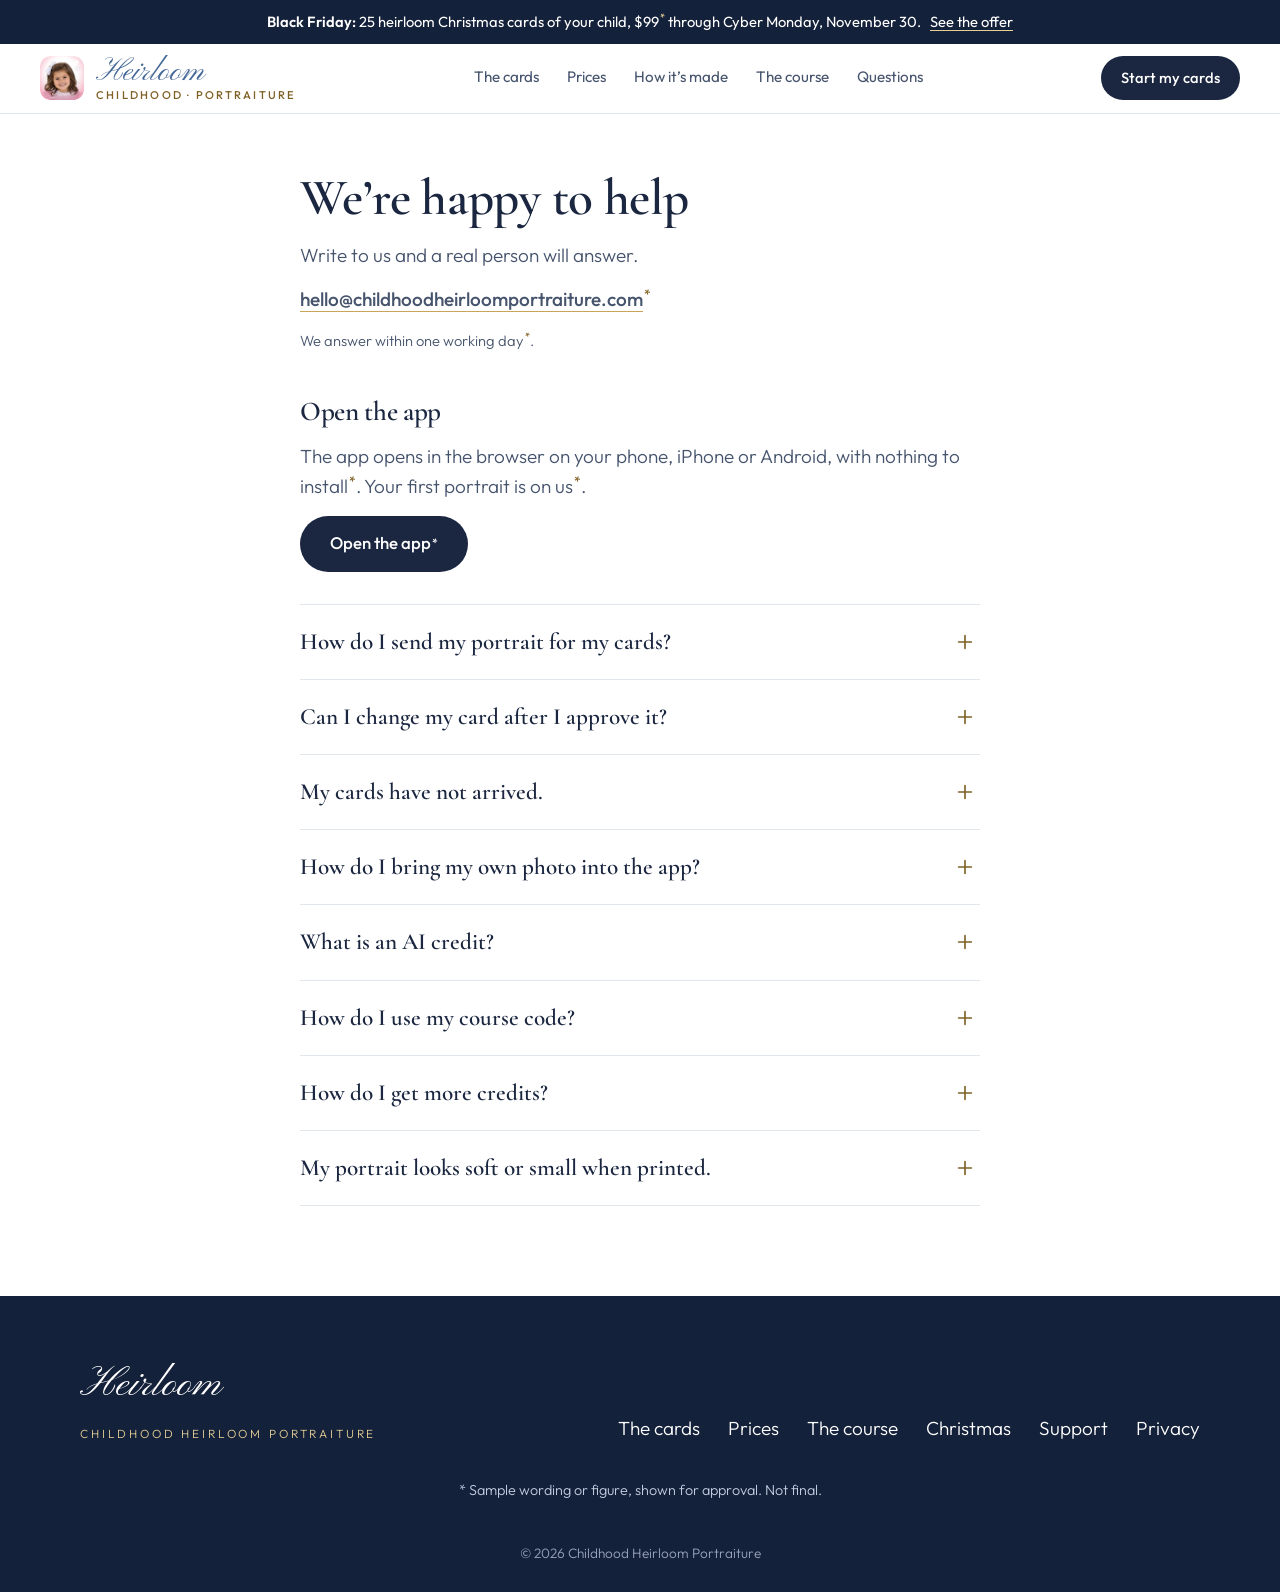
<file: support.html>
<!doctype html>
<html lang="en">
<head>
<meta charset="utf-8">
<meta name="viewport" content="width=device-width, initial-scale=1">
<title>Support | Childhood Heirloom Portraiture</title>
<link rel="icon" type="image/png" sizes="32x32" href="assets/icon-32.png">
<link rel="icon" type="image/png" sizes="192x192" href="assets/icon-192.png">
<link rel="apple-touch-icon" href="assets/apple-touch-icon.png">
<link rel="preconnect" href="https://fonts.googleapis.com">
<link rel="preconnect" href="https://fonts.gstatic.com" crossorigin>
<link href="https://fonts.googleapis.com/css2?family=Cormorant+Garamond:ital,wght@0,500;0,600;1,500&family=Outfit:wght@300;400;500;600&family=Pinyon+Script&display=swap" rel="stylesheet">
<link rel="stylesheet" href="styles.css">
<link rel="stylesheet" href="store.css">
</head>
<body>
<a class="bar" href="pricing.html"><b>Black Friday:</b> 25 heirloom Christmas cards of your child, $99<sup class="ast">*</sup> through Cyber Monday, November 30. <span>See the offer</span></a>
<header class="top">
  <a class="brand" href="index.html" aria-label="Childhood Heirloom Portraiture, home">
    <img class="brand-mark" src="assets/icon-96.png" width="44" height="44" alt="">
    <span class="brand-words"><span class="brand-script">Heirloom</span><span class="brand-caps">Childhood · Portraiture</span></span>
  </a>
  <nav class="nav" aria-label="Main">
    <a href="cards.html">The cards</a>
    <a href="pricing.html">Prices</a>
    <a href="index.html#made">How it’s made</a>
    <a href="course.html">The course</a>
    <a href="pricing.html#questions">Questions</a>
  </nav>
  <a class="btn btn-ink btn-small" href="cards.html">Start my cards</a>
</header>
<main class="page">
  <div class="wrap narrow">
    <h1>We’re happy to help</h1>
    <p>Write to us and a real person will answer.</p>
    <p><a class="mail" href="mailto:hello@childhoodheirloomportraiture.com">hello@childhoodheirloomportraiture.com</a><sup class="ast" title="Sample, needs approval">*</sup></p>
    <p class="small">We answer within one working day<sup class="ast" title="Sample, needs approval">*</sup>.</p>

    <h2 id="open">Open the app</h2>
    <p>The app opens in the browser on your phone, iPhone or Android, with nothing to install<sup class="ast" title="Sample, needs approval">*</sup>. Your first portrait is on us<sup class="ast" title="Sample, needs approval">*</sup>.</p>
    <p><a class="btn btn-ink" href="#open" data-needs-approval="web app link">Open the app<sup class="ast" title="Sample, needs approval">*</sup></a></p>

    <div class="faq">
      <details><summary>How do I send my portrait for my cards?</summary><p>Save your finished portrait in the app, then add it on your order page, or reply to your welcome email with it, by Friday, December 4<sup class="ast" title="Sample, needs approval">*</sup>. You picked your card design and typed the names when you ordered; we make the card and send you a picture of it for your yes.</p></details>
      <details><summary>Can I change my card after I approve it?</summary><p>Once you reply yes, your cards go to print, so look closely at the picture we send you first<sup class="ast" title="Sample, needs approval">*</sup>. Before that, change anything you like.</p></details>
      <details><summary>My cards have not arrived.</summary><p>Write to us with your name and we will look up your tracking the same day<sup class="ast" title="Sample, needs approval">*</sup>. If they reach you after December 18, your money comes back and the cards are yours<sup class="ast" title="Sample, needs approval">*</sup>.</p></details>
      <details><summary>How do I bring my own photo into the app?</summary><p>On the first screen, tap Select a photo<sup class="ast" title="Sample, needs approval">*</sup> and choose one from your phone’s photos. Then tap the child you want to keep.<sup class="ast" title="Sample, needs approval">*</sup></p></details>
      <details><summary>What is an AI credit?</summary><p>Some steps, like changing the outfit, use AI. Each of those uses one credit. Everything else you do on your phone is unlimited.</p></details>
      <details><summary>How do I use my course code?</summary><p>Open the app, tap the credits star at the top right, then Enter course code<sup class="ast" title="Sample, needs approval">*</sup>. Type the code from your welcome email<sup class="ast" title="Sample, needs approval">*</sup> and your credits appear.</p></details>
      <details><summary>How do I get more credits?</summary><p>Tap the credits star at the top right and choose a pack: 50 credits for $9.99<sup class="ast" title="Sample, needs approval">*</sup> or 100 credits for $17.99<sup class="ast" title="Sample, needs approval">*</sup>.</p></details>
      <details><summary>My portrait looks soft or small when printed.</summary><p>Use the print-ready file from your welcome email<sup class="ast" title="Sample, needs approval">*</sup>, or write to us and we will send it again.</p></details>
    </div>
  </div>
</main>
<footer class="foot">
  <div class="wrap foot-grid">
    <div><span class="brand-script on-dark">Heirloom</span><p class="foot-name">Childhood Heirloom Portraiture</p></div>
    <nav aria-label="Footer"><a href="cards.html">The cards</a><a href="pricing.html">Prices</a><a href="course.html">The course</a><a href="christmas.html">Christmas</a><a href="support.html">Support</a><a href="privacy.html">Privacy</a></nav>
  </div>
  <p class="foot-note">* Sample wording or figure, shown for approval. Not final.</p>
  <p class="foot-small">© 2026 Childhood Heirloom Portraiture</p>
</footer>
</body>
</html>
</file>
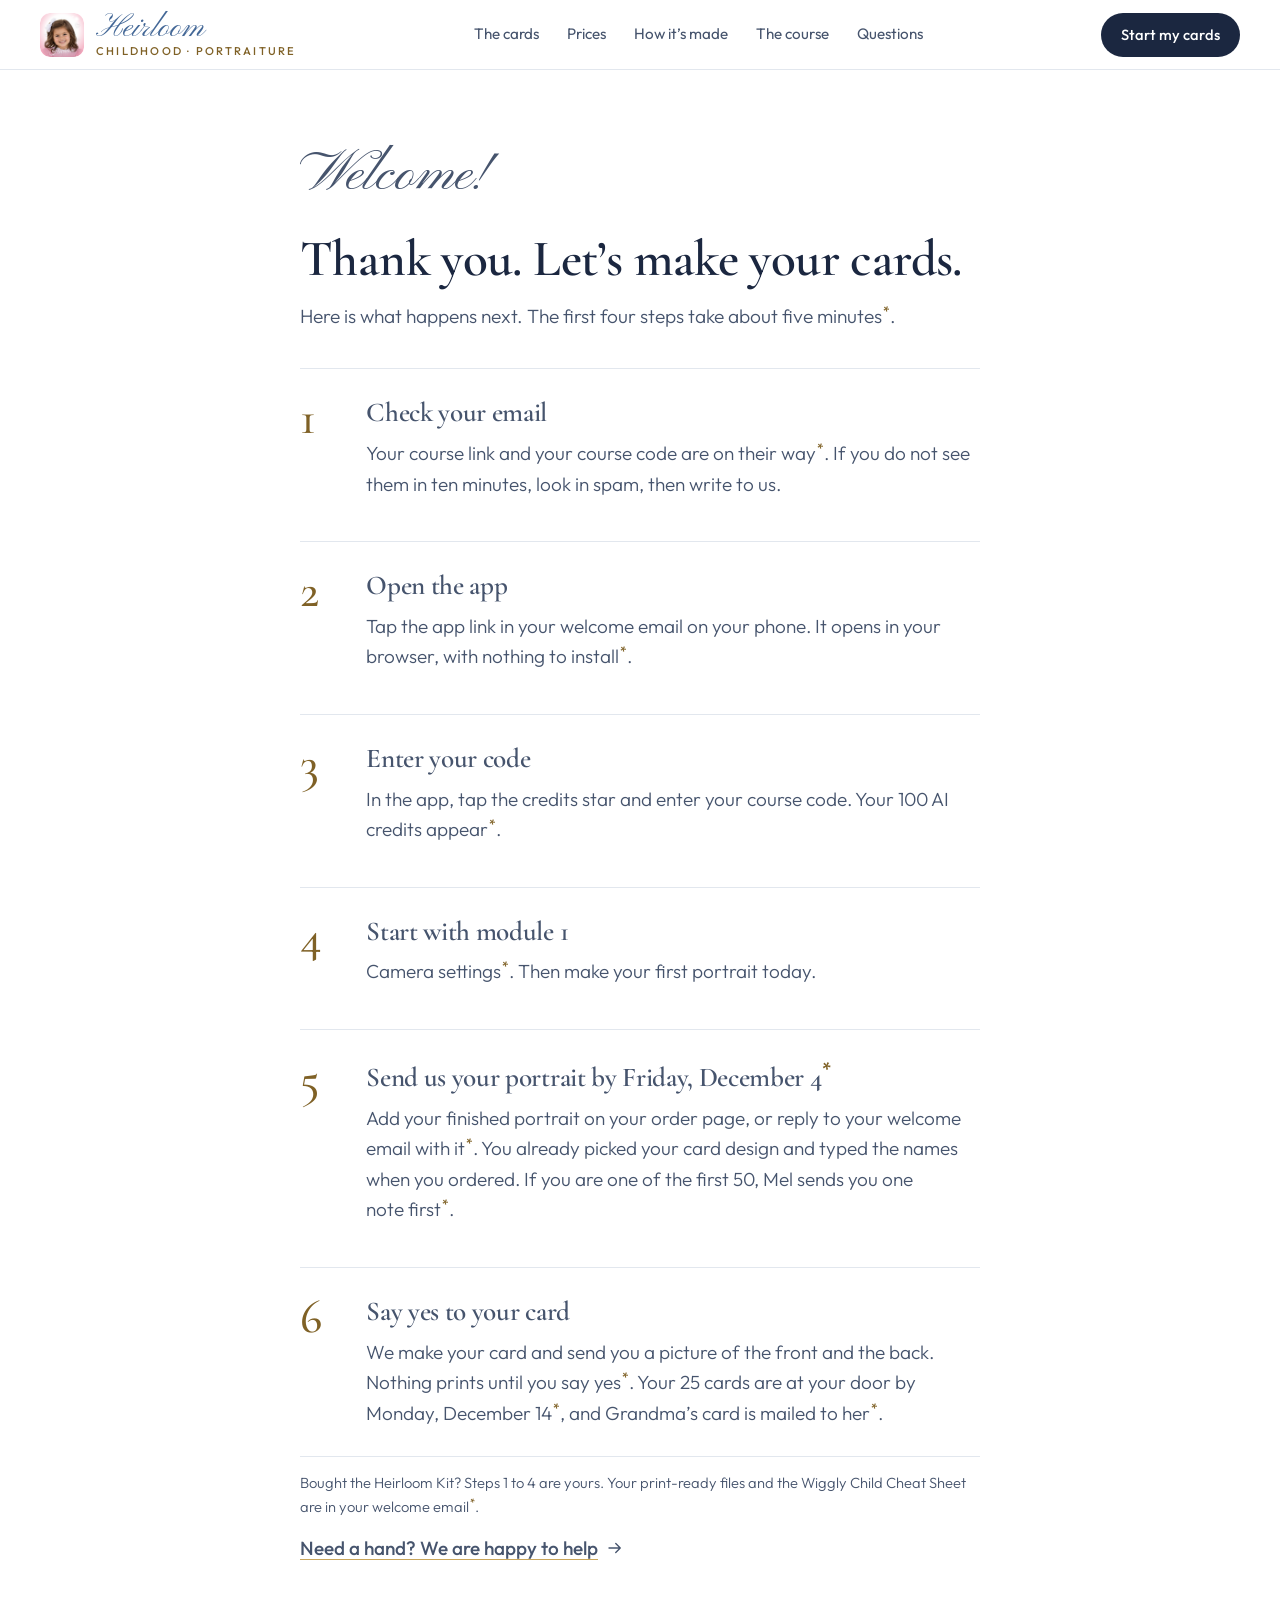
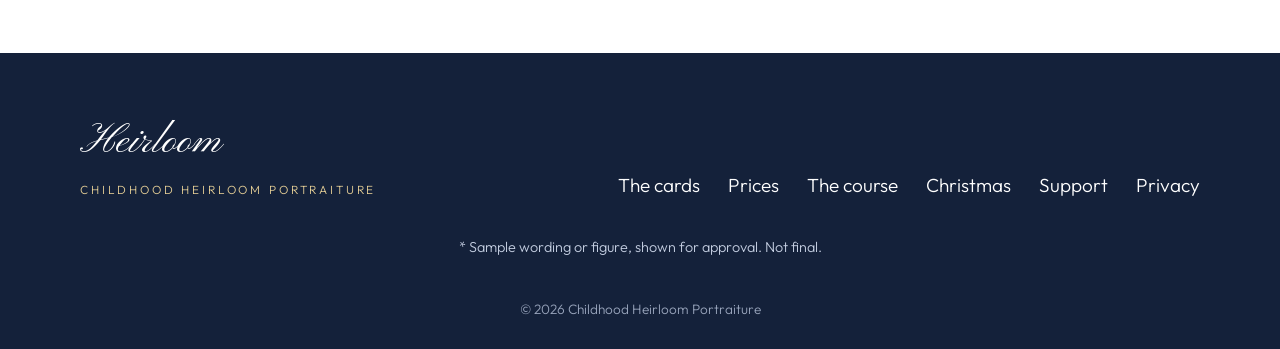
<file: welcome.html>
<!doctype html>
<html lang="en">
<head>
<meta charset="utf-8">
<meta name="viewport" content="width=device-width, initial-scale=1">
<title>Welcome | Childhood Heirloom Portraiture</title>
<meta name="description" content="You're in. Here is what to do next.">
<link rel="icon" type="image/png" sizes="32x32" href="assets/icon-32.png">
<link rel="icon" type="image/png" sizes="192x192" href="assets/icon-192.png">
<link rel="apple-touch-icon" href="assets/apple-touch-icon.png">
<link rel="preconnect" href="https://fonts.googleapis.com">
<link rel="preconnect" href="https://fonts.gstatic.com" crossorigin>
<link href="https://fonts.googleapis.com/css2?family=Cormorant+Garamond:ital,wght@0,500;0,600;1,500&family=Outfit:wght@300;400;500;600&family=Pinyon+Script&display=swap" rel="stylesheet">
<link rel="stylesheet" href="styles.css">
<link rel="stylesheet" href="store.css">
</head>
<body>
<header class="top">
  <a class="brand" href="index.html" aria-label="Childhood Heirloom Portraiture, home">
    <img class="brand-mark" src="assets/icon-96.png" width="44" height="44" alt="">
    <span class="brand-words"><span class="brand-script">Heirloom</span><span class="brand-caps">Childhood · Portraiture</span></span>
  </a>
  <nav class="nav" aria-label="Main">
    <a href="cards.html">The cards</a>
    <a href="pricing.html">Prices</a>
    <a href="index.html#made">How it’s made</a>
    <a href="course.html">The course</a>
    <a href="pricing.html#questions">Questions</a>
  </nav>
  <a class="btn btn-ink btn-small" href="cards.html">Start my cards</a>
</header>
<main class="page">
  <div class="wrap narrow">
    <p class="script-accent left">Welcome!</p>
    <h1>Thank you. Let’s make your cards.</h1>
    <p class="lede wide">Here is what happens next. The first four steps take about five minutes<sup class="ast" title="Sample, needs approval">*</sup>.</p>
    <ol class="lessons">
      <li><span class="step-num">1</span><div><h2>Check your email</h2><p>Your course link and your course code are on their way<sup class="ast" title="Sample, needs approval">*</sup>. If you do not see them in ten minutes, look in spam, then write to us.</p></div></li>
      <li><span class="step-num">2</span><div><h2>Open the app</h2><p>Tap the app link in your welcome email on your phone. It opens in your browser, with nothing to install<sup class="ast" title="Sample, needs approval">*</sup>.</p></div></li>
      <li><span class="step-num">3</span><div><h2>Enter your code</h2><p>In the app, tap the credits star and enter your course code. Your 100 AI credits appear<sup class="ast" title="Sample, needs approval">*</sup>.</p></div></li>
      <li><span class="step-num">4</span><div><h2>Start with module 1</h2><p>Camera settings<sup class="ast" title="Sample, needs approval">*</sup>. Then make your first portrait today.</p></div></li>
      <li><span class="step-num">5</span><div><h2>Send us your portrait by Friday, December 4<sup class="ast" title="Sample, needs approval">*</sup></h2><p>Add your finished portrait on your order page, or reply to your welcome email with it<sup class="ast" title="Sample, needs approval">*</sup>. You already picked your card design and typed the names when you ordered. If you are one of the first 50, Mel sends you one note first<sup class="ast" title="Sample, needs approval">*</sup>.</p></div></li>
      <li><span class="step-num">6</span><div><h2>Say yes to your card</h2><p>We make your card and send you a picture of the front and the back. Nothing prints until you say yes<sup class="ast" title="Sample, needs approval">*</sup>. Your 25 cards are at your door by Monday, December 14<sup class="ast" title="Sample, needs approval">*</sup>, and Grandma’s card is mailed to her<sup class="ast" title="Sample, needs approval">*</sup>.</p></div></li>
    </ol>
    <p class="small">Bought the Heirloom Kit? Steps 1 to 4 are yours. Your print-ready files and the Wiggly Child Cheat Sheet are in your welcome email<sup class="ast" title="Sample, needs approval">*</sup>.</p>
    <p class="more"><a class="link-arrow" href="support.html">Need a hand? We are happy to help <svg viewBox="0 0 24 24" width="18" height="18" aria-hidden="true"><path d="M4 12h15M13 6l6 6-6 6" fill="none" stroke="currentColor" stroke-width="1.8" stroke-linecap="round" stroke-linejoin="round"/></svg></a></p>
  </div>
</main>
<footer class="foot">
  <div class="wrap foot-grid">
    <div><span class="brand-script on-dark">Heirloom</span><p class="foot-name">Childhood Heirloom Portraiture</p></div>
    <nav aria-label="Footer"><a href="cards.html">The cards</a><a href="pricing.html">Prices</a><a href="course.html">The course</a><a href="christmas.html">Christmas</a><a href="support.html">Support</a><a href="privacy.html">Privacy</a></nav>
  </div>
  <p class="foot-note">* Sample wording or figure, shown for approval. Not final.</p>
  <p class="foot-small">© 2026 Childhood Heirloom Portraiture</p>
</footer>
</body>
</html>
</file>
<file: styles.css>
/* Childhood Heirloom Portraiture
   White and soft French blue, gold accent, a little blush. Phone first.
   Polished against the Impeccable craft floor: no labels above headings, one kind of
   elevation per surface, flat grounds, drawn icons, themed browser surfaces. */
:root {
  --ink: #1b2740;
  --ink-soft: #46546d;
  --blue: #446897;
  --sky: #eaf1f9;
  --sky-deep: #dbe7f4;
  --night: #14213a;
  --gold: #c9a55a;        /* rules, rings, fills */
  --gold-text: #7f6126;   /* gold used as text: 5.9:1 on white */
  --gold-lt: #e6cf96;
  --blush: #fbecef;
  --cream: #ffffff;       /* the page: white, as in Mel's own pages */
  --line: #e2e7ee;
  --serif: "Cormorant Garamond", Georgia, "Times New Roman", serif;
  --sans: "Outfit", system-ui, -apple-system, "Segoe UI", Roboto, Arial, sans-serif;
  --script: "Pinyon Script", "Snell Roundhand", cursive;
  --radius: 14px;
  --ease: cubic-bezier(0.16, 1, 0.3, 1);
  --lift: 0 18px 40px -14px rgba(0, 0, 0, 0.3);
}

*, *::before, *::after { box-sizing: border-box; }
html { scroll-behavior: smooth; -webkit-text-size-adjust: 100%; scrollbar-color: #b9c6d8 var(--cream); accent-color: var(--blue); }
body { margin: 0; font-family: var(--sans); font-weight: 300; font-size: 18px; line-height: 1.6; color: var(--ink); background: var(--cream); caret-color: var(--blue); }
::selection { background: #cfe0f3; color: var(--ink); }
img { max-width: 100%; height: auto; display: block; }
a { color: inherit; text-underline-offset: 0.22em; text-decoration-thickness: 1px; }
h1, h2, h3 { font-family: var(--serif); font-weight: 600; line-height: 1.1; margin: 0; letter-spacing: -0.012em; text-wrap: balance; }
h1 { font-size: clamp(2.5rem, 8.6vw, 4.5rem); }
h2 { font-size: clamp(2rem, 6vw, 3.2rem); }
h3 { font-size: 1.6rem; line-height: 1.3; }
h1 em, h2 em { font-style: normal; color: var(--blue); }
p { margin: 0; text-wrap: pretty; }
.wrap { width: min(1120px, 100%); margin-inline: auto; }
.narrow { width: min(680px, 100%); }
.center { text-align: center; }
.section, .band { padding: 80px 22px; }
.band-sky { background: var(--sky); }
.band-blush { background: var(--blush); }
.band-night { background: var(--night); color: #fff; }
.on-dark { color: #fff; }
.sub { margin-top: 14px; color: var(--ink-soft); }
.small { font-size: 0.92rem; color: var(--ink-soft); }

/* header */
.top { position: sticky; top: 0; z-index: 20; display: flex; align-items: center; justify-content: space-between; gap: 16px; padding: 10px 22px; background: var(--cream); border-bottom: 1px solid var(--line); }
.brand { display: flex; align-items: center; gap: 12px; text-decoration: none; }
.brand-mark { width: 44px; height: 44px; border-radius: 10px; }
.brand-words { display: flex; flex-direction: column; line-height: 1; }
.brand-script { font-family: var(--script); font-size: 2rem; color: var(--blue); }
.brand-script.on-dark { color: #fff; font-size: 2.6rem; }
.brand-caps { font-size: 0.7rem; font-weight: 500; letter-spacing: 0.2em; text-transform: uppercase; color: var(--gold-text); margin-top: 2px; }
.nav { display: none; gap: 28px; font-size: 0.95rem; font-weight: 400; }
.nav a { text-decoration: none; color: var(--ink-soft); padding: 6px 0; border-bottom: 1px solid transparent; transition: color 0.2s var(--ease), border-color 0.2s var(--ease); }
.nav a:hover { color: var(--ink); border-bottom-color: var(--gold); }

/* buttons */
.btn { display: inline-flex; align-items: center; justify-content: center; min-height: 56px; padding: 0 30px; border-radius: 999px; font-family: var(--sans); font-weight: 500; font-size: 1.05rem; text-decoration: none; transition: transform 0.2s var(--ease), background-color 0.2s var(--ease); }
.btn-ink { background: var(--ink); color: #fff; }
.btn-ink:hover { background: #24345a; transform: translateY(-1px); }
.btn-ink:active { background: #131c30; transform: translateY(0); }
.btn-small { min-height: 44px; padding: 0 20px; font-size: 0.92rem; }
.btn-wide { width: 100%; }
.link-arrow { display: inline-flex; align-items: center; gap: 8px; font-weight: 500; text-decoration-color: var(--gold); }
.link-arrow svg { transition: transform 0.25s var(--ease); }
.link-arrow:hover svg { transform: translateX(4px); }
:focus-visible { outline: 2px solid var(--blue); outline-offset: 3px; border-radius: 6px; }
.btn:focus-visible { border-radius: 999px; }

/* hero */
.hero { padding: 36px 22px 68px; }
.hero-grid { display: grid; gap: 40px; }
.lede { font-size: 1.2rem; color: var(--ink-soft); margin-top: 20px; max-width: 34ch; }
.actions { display: flex; flex-direction: column; align-items: flex-start; gap: 18px; margin-top: 30px; }
.ticks { list-style: none; padding: 0; margin: 30px 0 0; display: flex; flex-wrap: wrap; gap: 8px 22px; font-size: 0.95rem; color: var(--ink-soft); }
.ticks li::before { content: ""; display: inline-block; width: 7px; height: 7px; border-radius: 50%; background: var(--gold); margin-right: 9px; vertical-align: middle; }
.caption { text-align: center; font-size: 0.9rem; color: var(--ink-soft); margin-top: 14px; }

/* before and after */
.compare { position: relative; aspect-ratio: 4 / 5; border-radius: 16px; overflow: hidden; background: #fff; box-shadow: var(--lift); touch-action: pan-y; user-select: none; max-width: 520px; margin-inline: auto; }
.compare-img { position: absolute; inset: 0; width: 100%; height: 100%; object-fit: cover; pointer-events: none; }
.compare-before { position: absolute; inset: 0; clip-path: inset(0 calc(100% - var(--pos)) 0 0); }
.compare-line { position: absolute; top: 0; bottom: 0; left: var(--pos); width: 3px; margin-left: -1.5px; background: #fff; }
.compare-knob { position: absolute; top: 50%; left: 50%; width: 52px; height: 52px; margin: -26px 0 0 -26px; border-radius: 50%; background: #fff; color: var(--ink); display: grid; place-items: center; box-shadow: 0 6px 14px -4px rgba(0, 0, 0, 0.4); transition: transform 0.2s var(--ease); }
.compare:hover .compare-knob { transform: scale(1.06); }
.compare-range { position: absolute; inset: 0; width: 100%; height: 100%; margin: 0; opacity: 0; cursor: ew-resize; }
.compare-range:focus-visible + .compare-focus, .compare:has(.compare-range:focus-visible) { outline: 2px solid var(--blue); outline-offset: 4px; }
.tag { position: absolute; bottom: 14px; padding: 5px 13px; border-radius: 999px; font-size: 0.8rem; font-weight: 500; }
.tag-before { left: 14px; background: rgba(27, 39, 64, 0.78); color: #fff; }
.tag-after { right: 14px; background: #fff; color: var(--ink); }

/* what this is */
.script-accent { font-family: var(--script); font-size: clamp(2.4rem, 8vw, 3.5rem); color: var(--blue); line-height: 1.3; margin-bottom: 18px; }
.script-accent.left { text-align: left; }
.quote { font-family: var(--serif); font-weight: 500; font-size: clamp(1.4rem, 4.2vw, 1.85rem); line-height: 1.36; }
.body { margin-top: 24px; color: var(--ink-soft); }

/* steps: an open, ruled sequence. The numerals carry the order. */
.steps { list-style: none; padding: 0; margin: 44px 0 0; display: grid; }
.steps li { padding: 26px 0 28px; border-top: 1px solid var(--line); display: grid; grid-template-columns: 3.2rem 1fr; grid-template-rows: auto 1fr; column-gap: 10px; }
.steps li:last-child { border-bottom: 1px solid var(--line); }
.step-num { font-family: var(--serif); font-weight: 500; font-size: 3rem; line-height: 0.9; color: var(--gold-text); grid-row: span 2; }
.steps p { margin-top: 8px; color: var(--ink-soft); grid-column: 2; }

/* phones */
.band-night h2 { max-width: 20ch; margin-inline: auto; }
.phones { margin-top: 48px; display: grid; grid-auto-flow: column; grid-auto-columns: 72%; gap: 22px; overflow-x: auto; scroll-snap-type: x mandatory; padding: 4px 22px 26px; margin-inline: -22px; scrollbar-width: none; }
.phones::-webkit-scrollbar { display: none; }
.phone-card { margin: 0; scroll-snap-align: center; }
.phone { border-radius: 38px; padding: 9px; background: #0a0e17; box-shadow: 0 26px 44px -18px rgba(0, 0, 0, 0.75); }
.phone img { border-radius: 30px; width: 100%; }
.phone-card figcaption { margin-top: 20px; font-size: 1rem; color: #c3cde0; }
.phone-card strong { display: block; font-family: var(--serif); font-size: 1.45rem; font-weight: 600; color: #fff; line-height: 1.3; margin-bottom: 4px; }

/* gallery */
.toggle { display: flex; width: fit-content; margin: 28px auto 0; padding: 5px; border-radius: 999px; background: var(--sky); }
.toggle-btn { border: 0; background: transparent; font: inherit; font-weight: 500; font-size: 0.95rem; line-height: 1.4; color: var(--ink-soft); padding: 10px 22px; border-radius: 999px; cursor: pointer; transition: background-color 0.2s var(--ease), color 0.2s var(--ease); }
.toggle-btn:hover { color: var(--ink); }
.toggle-btn.is-on { background: var(--ink); color: #fff; }
.gallery { margin-top: 36px; display: grid; grid-template-columns: repeat(2, 1fr); gap: 12px; }
.gallery figure { margin: 0; border-radius: var(--radius); overflow: hidden; background: #fff; border: 1px solid var(--line); }
.gallery img { width: 100%; transition: filter 0.6s var(--ease); }
.gallery.is-bw img { filter: grayscale(1) contrast(1.06); }

/* course */
.course-grid { display: grid; gap: 40px; }
.checks { list-style: none; padding: 0; margin: 28px 0 0; display: grid; gap: 18px; max-width: 46ch; }
.checks li { position: relative; padding-left: 44px; color: #4a4250; }
.checks li::before { content: ""; position: absolute; left: 0; top: 2px; width: 28px; height: 28px; border-radius: 50%; background: var(--blue) url("data:image/svg+xml,%3Csvg xmlns='http://www.w3.org/2000/svg' viewBox='0 0 24 24'%3E%3Cpath d='M6 12.5l4 4 8-9' fill='none' stroke='white' stroke-width='2.6' stroke-linecap='round' stroke-linejoin='round'/%3E%3C/svg%3E") center / 18px no-repeat; }
.modules { list-style: none; padding: 0; margin: 0; border-top: 1px solid #e6c9d0; }
.modules li { padding: 20px 0; border-bottom: 1px solid #e6c9d0; display: grid; grid-template-columns: 7.5rem 1fr; align-items: baseline; gap: 12px; }
.modules span { font-size: 0.9rem; font-weight: 500; color: #7a4a58; }
.modules strong { font-family: var(--serif); font-size: 1.45rem; font-weight: 600; line-height: 1.3; }

/* from Mel. The oval is the brand's own portrait frame, from her Canva. */
.mel-grid { display: grid; gap: 34px; align-items: center; }
.mel-photo { width: min(280px, 74%); aspect-ratio: 4 / 5; border-radius: 50%; margin-inline: auto; display: grid; place-items: center; text-align: center; font-size: 0.9rem; padding: 28px; border: 3px solid var(--gold); }
.letter { margin-top: 16px; color: var(--ink-soft); max-width: 62ch; }
.sign { font-family: var(--script); font-size: 3rem; color: var(--blue); margin-top: 18px; line-height: 1; }
.mel-grid .small { margin-top: 16px; }

/* offer */
.offer { background: #fff; border-radius: 16px; padding: 44px 26px 36px; box-shadow: var(--lift); }
.offer .sub { text-align: center; }
.offer-list { list-style: none; padding: 0; margin: 28px auto 0; max-width: 400px; display: grid; gap: 12px; }
.offer-list li { padding-left: 30px; position: relative; }
.offer-list li::before { content: ""; position: absolute; left: 4px; top: 0.62em; width: 9px; height: 9px; border-radius: 50%; background: var(--gold); }
.price { text-align: center; font-family: var(--serif); font-weight: 600; font-size: 3.2rem; line-height: 1; margin: 30px 0 26px; font-variant-numeric: lining-nums tabular-nums; }
.offer .small { margin-top: 16px; }

/* questions */
.faq { margin-top: 32px; }
.faq details { border-top: 1px solid var(--line); }
.faq details:last-child { border-bottom: 1px solid var(--line); }
.faq summary { list-style: none; cursor: pointer; padding: 22px 48px 22px 0; position: relative; font-family: var(--serif); font-size: 1.45rem; font-weight: 600; line-height: 1.3; transition: color 0.2s var(--ease); }
.faq summary:hover { color: var(--blue); }
.faq summary::-webkit-details-marker { display: none; }
.faq summary::after { content: ""; position: absolute; right: 4px; top: 50%; width: 22px; height: 22px; margin-top: -11px; background: url("data:image/svg+xml,%3Csvg xmlns='http://www.w3.org/2000/svg' viewBox='0 0 24 24'%3E%3Cpath d='M12 5v14M5 12h14' fill='none' stroke='%237f6126' stroke-width='1.8' stroke-linecap='round'/%3E%3C/svg%3E") center / contain no-repeat; transition: transform 0.3s var(--ease); }
.faq details[open] summary::after { transform: rotate(45deg); }
.faq p { padding: 0 0 24px; color: var(--ink-soft); }

/* footer */
.foot { background: var(--night); color: #c3cde0; padding: 56px 22px 28px; }
.foot-grid { display: grid; gap: 28px; }
.foot-name { font-size: 0.74rem; letter-spacing: 0.24em; text-transform: uppercase; color: var(--gold-lt); margin-top: 6px; }
.foot nav { display: flex; flex-wrap: wrap; gap: 12px 28px; }
.foot nav a { text-decoration: none; color: #fff; }
.foot nav a:hover { text-decoration: underline; text-decoration-color: var(--gold-lt); }
.foot-small { text-align: center; font-size: 0.85rem; margin-top: 40px; color: #98a4bb; }

/* things still to fill in: easy to spot, easy to search for ("todo") */
.todo { background: #fff6d6; outline: 1px dashed #a8842a; outline-offset: 3px; border-radius: 4px; }
.todo-box { background: #fff6d6; border: 2px dashed #a8842a; color: #6b541a; }

/* simple pages (privacy, support) */
.page { padding: 56px 22px 90px; }
.page h1 { font-size: clamp(2.2rem, 7vw, 3.2rem); }
.page h2 { font-size: 1.7rem; margin-top: 44px; }
.page p, .page li { color: var(--ink-soft); margin-top: 14px; }

/* wider screens */
@media (min-width: 720px) {
  body { font-size: 19px; }
  .section, .band { padding: 112px 40px; }
  .actions { flex-direction: row; align-items: center; gap: 28px; }
  .steps { grid-template-columns: repeat(3, 1fr); column-gap: 44px; }
  .steps li, .steps li:last-child { border-bottom: 0; padding-bottom: 8px; }
  .gallery { grid-template-columns: repeat(3, 1fr); gap: 20px; }
  .phones { grid-auto-flow: row; grid-template-columns: repeat(4, 1fr); grid-auto-columns: auto; overflow: visible; padding: 0; margin-inline: 0; gap: 28px; }
  .foot-grid { grid-template-columns: 1fr auto; align-items: end; }
  .offer { padding: 56px 56px 46px; }
}
@media (min-width: 980px) {
  .nav { display: flex; }
  .top { padding: 12px 40px; }
  .hero { padding: 72px 40px 104px; }
  .hero-grid { grid-template-columns: 1.05fr 0.95fr; align-items: center; gap: 64px; }
  .course-grid { grid-template-columns: 1.1fr 0.9fr; gap: 80px; align-items: center; }
  .mel-grid { grid-template-columns: 0.8fr 1.2fr; gap: 72px; }
}
@media (prefers-reduced-motion: reduce) {
  html { scroll-behavior: auto; }
  * { transition: none !important; }
}

/* sample values awaiting approval: a small gold asterisk, explained in the footer */
.ast { color: var(--gold-text); font-family: var(--sans); font-weight: 500; font-size: 0.7em; margin-left: 1px; cursor: help; }
.on-dark .ast, .foot .ast { color: var(--gold-lt); }
.foot-note { text-align: center; font-size: 0.9rem; color: #c3cde0; margin-top: 36px; }
.sr { position: absolute; width: 1px; height: 1px; overflow: hidden; clip-path: inset(50%); white-space: nowrap; }
.more { margin-top: 36px; }
.lede.wide { max-width: 56ch; }
.mail { font-weight: 500; text-decoration-color: var(--gold); }

/* offer: price and deadline */
.price { display: flex; align-items: baseline; justify-content: center; gap: 16px; }
.price-now { font-size: 3.6rem; }
.price-was { font-family: var(--sans); font-weight: 400; font-size: 1.25rem; color: var(--ink-soft); text-decoration: line-through; text-decoration-thickness: 1px; }

/* course lessons and the welcome steps: an open, ruled list */
.lessons { list-style: none; padding: 0; margin: 36px 0 0; }
.lessons li { display: grid; grid-template-columns: 3.4rem 1fr; column-gap: 12px; padding: 28px 0; border-top: 1px solid #cfdbea; }
.lessons li:last-child { border-bottom: 1px solid #cfdbea; }
.lessons h2 { font-size: 1.7rem; line-height: 1.2; margin: 0; }
.lessons p { margin-top: 8px; color: var(--ink-soft); }
.page .lessons li { border-color: var(--line); }

/* Christmas */
.frame-oval { margin: 0 auto; width: min(400px, 82%); aspect-ratio: 4 / 5; border-radius: 50%; overflow: hidden; border: 6px solid var(--gold); background: #fff; }
.frame-oval img { width: 100%; height: 100%; object-fit: cover; }
.dates { list-style: none; padding: 0; margin: 28px 0 18px; }
.dates li { display: grid; grid-template-columns: 11.5rem 1fr; gap: 12px; padding: 16px 0; border-top: 1px solid var(--line); }
.dates li:last-child { border-bottom: 1px solid var(--line); }
.dates strong { font-family: var(--serif); font-size: 1.3rem; font-weight: 600; }
.dates span { color: var(--ink-soft); }

/* patterns taken from the reference sites (see ../INSPIRATION.md) */
.bar { display: block; text-align: center; padding: 10px 16px; background: var(--night); color: #fff; font-size: 0.92rem; font-weight: 400; text-decoration: none; }
.bar span { text-decoration: underline; text-decoration-color: var(--gold-lt); text-underline-offset: 0.22em; margin-left: 6px; white-space: nowrap; }
.bar .ast { color: var(--gold-lt); }
.btn-price { margin-left: 12px; padding-left: 12px; border-left: 1px solid rgba(255, 255, 255, 0.35); font-variant-numeric: lining-nums; }
.btn .ast { color: var(--gold-lt); }
.price-save { font-family: var(--sans); font-size: 0.95rem; font-weight: 500; color: #2f6b4f; background: #e6f3ec; padding: 4px 12px; border-radius: 999px; align-self: center; }
.price-save .ast { color: #2f6b4f; }
.promise { text-align: center; margin-top: 18px; font-weight: 400; }
.ask { margin-top: 28px; text-align: center; color: var(--ink-soft); }
.num { display: inline-block; font-family: var(--serif); color: var(--gold-lt); margin-right: 6px; }
.finished-frame { aspect-ratio: 620 / 1341; display: grid; place-items: center; }
.finished-frame img { width: 100%; aspect-ratio: 4 / 5; object-fit: cover; border-radius: 50%; border: 5px solid var(--gold); background: #fff; }
.strip { background: var(--sky); padding: 28px 22px; }
.strip-grid { display: grid; gap: 16px; align-items: center; }
.strip p { color: var(--ink); }
.strip strong { font-family: var(--serif); font-size: 1.3rem; font-weight: 600; }
@media (min-width: 720px) {
  .strip { padding: 30px 40px; }
  .strip-grid { grid-template-columns: 1fr auto; gap: 32px; }
}
.price .ast { font-size: 1.05rem; vertical-align: top; position: relative; top: 0.5em; }
.price-save .ast, .price-was .ast { font-size: 0.8em; top: 0; vertical-align: super; }

/* the gift comes first */
.gift-art { width: 100%; border-radius: 16px; box-shadow: var(--lift); }
.arrive { margin-top: 40px; display: grid; gap: 28px; }
.arrive figure { margin: 0; }
.arrive img { width: 100%; border-radius: var(--radius); }
.arrive figcaption { margin-top: 16px; color: var(--ink-soft); max-width: 44ch; }
.arrive strong { display: block; font-family: var(--serif); font-size: 1.6rem; font-weight: 600; line-height: 1.3; color: var(--ink); }
.made-grid { display: grid; gap: 36px; align-items: center; }
.made-grid .sub { max-width: 46ch; }
@media (min-width: 720px) { .arrive { grid-template-columns: 1fr 1fr; gap: 40px; } }
@media (min-width: 980px) { .made-grid { grid-template-columns: 1fr 0.9fr; gap: 72px; } }

/* three ways in */
.sub.center { max-width: 58ch; margin-inline: auto; text-align: center; }
.tiers { margin-top: 40px; display: grid; gap: 20px; align-items: start; }
.tier { background: #fff; border-radius: 16px; padding: 30px 26px 28px; border: 1px solid #cfdbea; }
.tier-main { border: 2px solid var(--gold); }
.tier-flag { display: inline-block; font-size: 0.85rem; font-weight: 500; color: var(--gold-text); background: #f7efdc; padding: 3px 12px; border-radius: 999px; margin-bottom: 12px; }
.tier h3 { font-size: 1.7rem; }
.tier-price { font-family: var(--serif); font-weight: 600; font-size: 3rem; line-height: 1.1; margin: 8px 0 6px; font-variant-numeric: lining-nums; }
.tier-price .ast { font-size: 1rem; vertical-align: top; position: relative; top: 0.5em; }
.tier-line { color: var(--ink-soft); min-height: 3.2em; }
.tier ul { list-style: none; padding: 0; margin: 18px 0 24px; display: grid; gap: 10px; }
.tier li { position: relative; padding-left: 24px; }
.tier li::before { content: ""; position: absolute; left: 2px; top: 0.62em; width: 8px; height: 8px; border-radius: 50%; background: var(--gold); }
.btn-line { background: #fff; color: var(--ink); border: 1.5px solid var(--ink); }
.btn-line:hover { background: var(--sky); }
.btn-line .ast { color: var(--gold-text); }
@media (min-width: 900px) { .tiers { grid-template-columns: 1fr 1.08fr 1fr; gap: 24px; } }

/* the stack: what is in the set, each line with what it is worth */
.stack { list-style: none; padding: 0; margin: 44px auto 0; max-width: 780px; border-top: 1px solid #cfdbea; }
.stack li { display: grid; grid-template-columns: 1fr auto; column-gap: 22px; align-items: baseline; padding: 22px 0; border-bottom: 1px solid #cfdbea; }
.stack h3 { font-size: 1.45rem; }
.stack p { grid-column: 1; margin-top: 6px; color: var(--ink-soft); max-width: 56ch; }
.worth { font-family: var(--serif); font-weight: 600; font-size: 1.45rem; font-variant-numeric: lining-nums tabular-nums; white-space: nowrap; color: var(--gold-text); }
.stack-sum h3, .stack-sum .worth { font-size: 1.7rem; color: var(--ink); }
.founding { max-width: 780px; margin: 36px auto 0; background: #fff; border: 2px solid var(--gold); border-radius: 16px; padding: 26px 24px 6px; }
.founding .tier-flag { margin-bottom: 0; }
.founding .stack { margin-top: 12px; border-top: 0; }
.founding .stack li { border-color: var(--line); }
.founding .stack li:last-child { border-bottom: 0; }
.buy { text-align: center; margin-top: 44px; }
.buy .price { margin: 0 0 6px; }
.buy-note { color: var(--ink-soft); margin-bottom: 24px; }
.buy-limit { max-width: 54ch; margin: 24px auto 0; color: var(--ink-soft); }
.promises { max-width: 980px; margin: 64px auto 0; display: grid; gap: 34px; }
.promises article { border-top: 2px solid var(--gold); padding-top: 20px; }
.promises p { margin-top: 10px; color: var(--ink-soft); }
.dates-offer { max-width: 780px; margin: 56px auto 0; }
.dates-offer li { border-color: #cfdbea; }
.add-head { margin-top: 72px; }
.stack-plain { margin-top: 24px; border-color: var(--line); }
.stack-plain li { border-color: var(--line); }
.arrive .frame-oval { width: min(380px, 78%); }
@media (min-width: 720px) {
  .promises { grid-template-columns: 1fr 1fr; gap: 48px; }
  .founding { padding: 30px 36px 8px; }
}
@media (max-width: 520px) {
  .dates li { grid-template-columns: 1fr; gap: 2px; }
}

/* phone reading: descriptions use the full width, buttons never break, long addresses wrap */
.stack p { grid-column: 1 / -1; }
.btn { white-space: nowrap; }
.btn-wide, .hero .btn { white-space: normal; text-align: center; }
.mail { overflow-wrap: anywhere; }
@media (max-width: 420px) {
  .top { padding-inline: 16px; gap: 10px; }
  .btn-small { padding: 0 16px; }
  .tier { padding: 26px 20px 24px; }
  .founding { padding: 22px 18px 4px; }
}
</file>
<file: store.css>
/* =====================================================================================
   THE STORE (Nov 24, late). Pricing, the card gallery, the pick page, checkout, order.
   Loaded after styles.css on every page.
   ===================================================================================== */
[hidden] { display: none !important; }
.bar b { font-weight: 600; }
.nav a[aria-current="page"] { color: var(--ink); border-bottom-color: var(--gold); }
.btn-gold { background: var(--gold); color: #1b1407; }
.btn-gold:hover { background: #d6b46b; transform: translateY(-1px); }
.btn .ast { color: inherit; }
.btn-big { min-height: 62px; font-size: 1.15rem; padding: 0 38px; }
.ast { font-size: .7em; }

/* the three-step price: worth, regular, Black Friday */
.ladder { margin: 18px 0 0; display: grid; gap: 2px; }
.ladder-row { display: flex; align-items: baseline; gap: 10px; color: var(--ink-soft); font-size: 1.02rem; }
.ladder-row s { text-decoration-thickness: 1.5px; text-decoration-color: #b4443c; font-variant-numeric: lining-nums; }
.ladder-now { display: flex; align-items: baseline; gap: 14px; flex-wrap: wrap; margin-top: 2px; }
.ladder-now .big { font-family: var(--serif); font-weight: 600; font-size: 4.4rem; line-height: 1; color: var(--ink); font-variant-numeric: lining-nums; }
.ladder-now .big .ast { font-size: 1.2rem; vertical-align: top; position: relative; top: .55em; }
.ladder-now .lbl { font-weight: 500; color: #8a2a22; background: #fbe9e6; border-radius: 999px; padding: 3px 12px; font-size: .9rem; white-space: nowrap; }
.deadline { margin-top: 8px; font-weight: 500; }
.places { margin-top: 6px; font-size: .95rem; color: var(--ink-soft); }
.places::before { content: ""; display: inline-block; width: 9px; height: 9px; margin: 0 10px 1px 4px; border-radius: 50%; background: #2f6b4f; box-shadow: 0 0 0 4px #e3f1e9; }
.mini-promise { margin-top: 12px; font-size: .92rem; color: var(--ink-soft); display: flex; flex-wrap: wrap; gap: 4px 18px; }
.mini-promise span::before { content: ""; display: inline-block; width: 14px; height: 14px; margin-right: 6px; vertical-align: -2px; background: url("data:image/svg+xml,%3Csvg xmlns='http://www.w3.org/2000/svg' viewBox='0 0 24 24'%3E%3Cpath d='M12 2l7 3v6c0 5-3 9-7 11-4-2-7-6-7-11V5z' fill='%23c9a55a'/%3E%3Cpath d='M8.5 12l2.5 2.5 4.5-5' fill='none' stroke='white' stroke-width='2' stroke-linecap='round'/%3E%3C/svg%3E") center/contain no-repeat; }

/* offer hero (pricing and home) */
.ohero { padding: 22px 18px 40px; }
.ohero-grid { display: grid; gap: 26px; }
.ohero h1 { font-size: clamp(2.05rem, 7.4vw, 3.9rem); }
.ohero .lede { margin-top: 10px; font-size: 1.05rem; max-width: 40ch; }
.ohero .actions { margin-top: 18px; gap: 12px; }
.fan { display: block; position: relative; aspect-ratio: 1.25; max-width: 560px; margin-inline: auto; width: 100%; }
.fan .cd-box { position: absolute; width: 44%; box-shadow: 0 1px 1px rgba(60,45,30,.16), 0 22px 36px -16px rgba(60,45,30,.5); border-radius: 3px; }
.fan .f1 { left: 4%; top: 9%; transform: rotate(-8deg); z-index: 1; }
.fan .f2 { left: 28%; top: 0; z-index: 3; width: 46%; }
.fan .f3 { right: 3%; top: 10%; transform: rotate(8deg); z-index: 2; }
.scene { width: 100%; border-radius: 14px; box-shadow: var(--lift); }

/* "the usual way" against "this way" */
.vs { margin: 36px auto 0; max-width: 900px; border-top: 1px solid var(--line); }
.vs-row { display: grid; gap: 6px; padding: 16px 0; border-bottom: 1px solid var(--line); }
.vs-no, .vs-yes { position: relative; padding-left: 34px; }
.vs-no { color: #8a93a3; }
.vs-yes { color: var(--ink); font-weight: 500; }
.vs-no::before, .vs-yes::before, .t-yes::before, .t-no::before { content: ""; position: absolute; left: 0; top: .2em; width: 22px; height: 22px; border-radius: 50%; background-position: center; background-size: 14px; background-repeat: no-repeat; }
.vs-no::before, .t-no::before { background-color: #eef0f3; background-image: url("data:image/svg+xml,%3Csvg xmlns='http://www.w3.org/2000/svg' viewBox='0 0 24 24'%3E%3Cpath d='M7 7l10 10M17 7L7 17' stroke='%23939cab' stroke-width='2.6' stroke-linecap='round'/%3E%3C/svg%3E"); }
.vs-yes::before, .t-yes::before { background-color: #2f6b4f; background-image: url("data:image/svg+xml,%3Csvg xmlns='http://www.w3.org/2000/svg' viewBox='0 0 24 24'%3E%3Cpath d='M6 12.5l4 4 8-9' fill='none' stroke='white' stroke-width='2.8' stroke-linecap='round' stroke-linejoin='round'/%3E%3C/svg%3E"); }
.vs-head { display: none; }

/* the stack with pictures */
.stack.pics li { grid-template-columns: 64px 1fr auto; column-gap: 16px; align-items: start; }
.stack.pics .pic { grid-row: span 3; width: 64px; height: 64px; border-radius: 12px; overflow: hidden; background: #fff; border: 1px solid var(--line); }
.stack.pics .pic img { width: 100%; height: 100%; object-fit: cover; }
.stack.pics h3 { grid-column: 2; }
.stack.pics .worth { grid-column: 3; grid-row: 1; }
.stack.pics .worry { grid-column: 2 / -1; font-family: var(--serif); font-style: italic; font-size: 1.15rem; color: var(--blue); margin-top: 4px; }
.stack.pics p { grid-column: 2 / -1; }
.stack.pics .stack-sum { grid-template-columns: 1fr auto; }
.stack.pics .stack-sum h3 { grid-column: 1; }
.stack.pics .stack-sum .worth { grid-column: 2; }

/* the two promises as seals */
.seals { max-width: 980px; margin: 44px auto 0; display: grid; gap: 22px; }
.seal { background: #fff; border: 2px solid var(--gold); border-radius: 18px; padding: 24px 22px; display: grid; grid-template-columns: 72px 1fr; gap: 18px; align-items: start; }
.seal-badge { width: 72px; height: 72px; border-radius: 50%; display: grid; place-items: center; background: radial-gradient(circle at 35% 30%, #f3e2ad, #c9a55a 60%, #9c7a32); box-shadow: inset 0 0 0 4px rgba(255,255,255,.55), 0 6px 14px -6px rgba(120,90,30,.6); color: #fff; }
.seal h3 { font-size: 1.55rem; }
.seal p { margin-top: 8px; color: var(--ink-soft); }

/* compare the four: a table on a computer, a card each on a phone */
.ctable { width: 100%; border-collapse: separate; border-spacing: 0; margin-top: 36px; font-size: .98rem; }
.ctable th, .ctable td { padding: 13px 12px; text-align: center; border-bottom: 1px solid var(--line); }
.ctable th:first-child, .ctable td:first-child { text-align: left; color: var(--ink-soft); font-weight: 400; }
.ctable thead th { font-family: var(--serif); font-size: 1.3rem; font-weight: 600; vertical-align: bottom; color: var(--ink); }
.ctable .hot { background: #fbf6ea; }
.ctable thead .hot { border-top: 3px solid var(--gold); }
.ctable .pr { font-family: var(--serif); font-weight: 600; font-size: 1.55rem; color: var(--ink); line-height: 1.1; }
.ctable .pr s { font-family: var(--sans); font-weight: 400; font-size: .85rem; color: var(--ink-soft); display: block; }
.t-yes, .t-no { position: relative; display: inline-block; width: 22px; height: 22px; vertical-align: middle; }
.t-yes::before, .t-no::before { top: 0; }
.ctable .btn { min-height: 46px; padding: 0 18px; font-size: .92rem; }
.tcards { display: grid; gap: 18px; margin-top: 32px; }
.tcard { background: #fff; border: 1px solid #cfdbea; border-radius: 16px; padding: 22px 20px; }
.tcard.hot { border: 2px solid var(--gold); background: #fffdf7; }
.tcard h3 { font-size: 1.55rem; }
.tcard .pr { font-family: var(--serif); font-weight: 600; font-size: 2.4rem; line-height: 1.1; margin-top: 6px; }
.tcard .pr s { font-family: var(--sans); font-weight: 400; font-size: 1rem; color: var(--ink-soft); margin-left: 8px; }
.tcard h4 { font-family: var(--sans); font-size: .8rem; letter-spacing: .14em; text-transform: uppercase; color: var(--ink-soft); margin: 16px 0 6px; font-weight: 500; }
.tcard ul { list-style: none; padding: 0; margin: 0; display: grid; gap: 7px; }
.tcard li { position: relative; padding-left: 32px; }
.tcard li.y::before, .tcard li.n::before { content: ""; position: absolute; left: 0; top: .15em; width: 22px; height: 22px; border-radius: 50%; background-position: center; background-size: 14px; background-repeat: no-repeat; }
.tcard li.y::before { background-color: #2f6b4f; background-image: url("data:image/svg+xml,%3Csvg xmlns='http://www.w3.org/2000/svg' viewBox='0 0 24 24'%3E%3Cpath d='M6 12.5l4 4 8-9' fill='none' stroke='white' stroke-width='2.8' stroke-linecap='round' stroke-linejoin='round'/%3E%3C/svg%3E"); }
.tcard li.n { color: #8a93a3; }
.tcard li.n::before { background-color: #eef0f3; background-image: url("data:image/svg+xml,%3Csvg xmlns='http://www.w3.org/2000/svg' viewBox='0 0 24 24'%3E%3Cpath d='M7 7l10 10M17 7L7 17' stroke='%23939cab' stroke-width='2.6' stroke-linecap='round'/%3E%3C/svg%3E"); }
.tcard .btn { margin-top: 18px; }
.flag { display: inline-block; font-size: .8rem; font-weight: 500; color: var(--gold-text); background: #f7efdc; padding: 3px 12px; border-radius: 999px; margin-bottom: 8px; }
.desk { display: none; }

/* numbered how-it-works with dates */
.howto { list-style: none; padding: 0; margin: 32px auto 0; max-width: 860px; counter-reset: h; }
.howto li { counter-increment: h; display: grid; grid-template-columns: 3rem 1fr; gap: 4px 14px; padding: 18px 0; border-top: 1px solid var(--line); }
.howto li:last-child { border-bottom: 1px solid var(--line); }
.howto li::before { content: counter(h); grid-row: span 2; font-family: var(--serif); font-size: 2.6rem; line-height: .9; color: var(--gold-text); }
.howto strong { font-family: var(--serif); font-size: 1.35rem; font-weight: 600; }
.howto span { color: var(--ink-soft); }

/* the gallery */
.make { background: var(--sky); border-radius: 18px; padding: 20px 18px; display: grid; gap: 14px; margin-top: 20px; }
.make h2 { font-size: 1.6rem; }
.make p { color: var(--ink-soft); font-size: .95rem; }
.upl { display: flex; flex-wrap: wrap; gap: 10px; align-items: center; }
.upl input[type=file] { position: absolute; width: 1px; height: 1px; opacity: 0; }
.upl label.btn { cursor: pointer; }
.thumb-me { width: 46px; height: 64px; border-radius: 8px; object-fit: cover; border: 2px solid #fff; box-shadow: 0 2px 6px rgba(0,0,0,.2); background: #fff; }
.linkbtn { background: none; border: 0; font: inherit; font-size: .92rem; color: var(--ink-soft); text-decoration: underline; text-underline-offset: .2em; cursor: pointer; padding: 6px 2px; }
.fields { display: grid; gap: 10px; }
.field label, .lab { display: block; font-size: .85rem; font-weight: 500; color: var(--ink-soft); margin-bottom: 4px; }
.field input, .field select { width: 100%; min-height: 48px; border: 1px solid #c9d4e3; border-radius: 10px; padding: 0 14px; font: inherit; font-size: 1rem; background: #fff; color: var(--ink); }
.field input:focus, .field select:focus { outline: 2px solid var(--blue); outline-offset: 1px; border-color: transparent; }
.privacy-note { display: flex; gap: 8px; align-items: flex-start; font-size: .85rem; color: #2f5a45; }
.privacy-note svg { flex: none; margin-top: 2px; }
.chips { display: flex; gap: 8px; flex-wrap: wrap; margin: 22px 0 4px; }
.chip { border: 1px solid #c9d4e3; background: #fff; border-radius: 999px; padding: 8px 16px; font: inherit; font-size: .92rem; cursor: pointer; color: var(--ink-soft); }
.chip.is-on { background: var(--ink); color: #fff; border-color: var(--ink); }
.count { font-size: .9rem; color: var(--ink-soft); margin: 10px 0 0; }
.grid-cards { display: grid; grid-template-columns: repeat(2, 1fr); gap: 26px 14px; margin-top: 16px; }
.tile { position: relative; min-width: 0; color: inherit; text-decoration: none; }
.tile .shade { box-shadow: 0 1px 1px rgba(60,45,30,.14), 0 14px 26px -14px rgba(60,45,30,.45); border-radius: 3px; overflow: hidden; display: block; }
.tile.wide { grid-column: 1 / -1; }
.tile h3 { font-size: 1.22rem; margin-top: 12px; }
.tile p { font-size: .88rem; color: var(--ink-soft); margin-top: 2px; }
.tile .from { font-size: .9rem; margin-top: 4px; color: var(--ink); }
.tile .mini { display: flex; gap: 8px; margin-top: 10px; }
.tile .mini button { width: 38px; border: 1px solid var(--line); border-radius: 4px; padding: 0; background: #fff; cursor: pointer; overflow: hidden; }
.tile .mini button.is-on { outline: 2px solid var(--ink); outline-offset: 1px; }
.tile.wide .mini button { width: 54px; }
.heart { position: absolute; right: 8px; top: 8px; z-index: 2; width: 40px; height: 40px; border-radius: 50%; border: 0; background: rgba(255,255,255,.92); display: grid; place-items: center; cursor: pointer; box-shadow: 0 2px 8px rgba(0,0,0,.18); }
.heart svg { width: 20px; height: 20px; fill: none; stroke: var(--ink); stroke-width: 1.8; }
.heart[aria-pressed="true"] svg { fill: #c2382f; stroke: #c2382f; }
.tile .btn { margin-top: 12px; width: 100%; min-height: 46px; font-size: .95rem; padding: 0 12px; }

/* the pick page (the Craft product-page pattern) */
.pdp { display: grid; gap: 26px; padding: 18px 18px 60px; }
.pv { position: relative; min-width: 0; }
.pv-main { max-width: 440px; margin-inline: auto; box-shadow: 0 1px 1px rgba(60,45,30,.14), 0 22px 40px -18px rgba(60,45,30,.5); border-radius: 3px; overflow: hidden; }
.pv-main.is-wide { max-width: 620px; }
.seg { display: flex; width: fit-content; max-width: 100%; margin: 16px auto 0; padding: 4px; border-radius: 999px; background: var(--sky); }
.seg button { border: 0; background: transparent; font: inherit; font-weight: 500; font-size: .95rem; color: var(--ink-soft); padding: 9px 16px; border-radius: 999px; cursor: pointer; white-space: nowrap; }
.seg button.is-on { background: var(--ink); color: #fff; }
.pinfo { min-width: 0; }
.pinfo h1 { font-size: clamp(2rem, 6vw, 2.8rem); }
.kicker { font-size: .9rem; color: var(--ink-soft); }
.how-made { margin-top: 14px; padding: 14px 16px; border-radius: 12px; background: #f6f1e4; font-size: .95rem; color: #4d4330; }
.group { margin-top: 22px; }
.group > h2 { font-family: var(--sans); font-size: .82rem; letter-spacing: .14em; text-transform: uppercase; color: var(--ink-soft); font-weight: 500; margin-bottom: 10px; }
.opt { display: grid; grid-template-columns: 22px 1fr auto; gap: 12px; align-items: start; border: 1px solid #c9d4e3; border-radius: 12px; padding: 14px; cursor: pointer; background: #fff; }
.opt + .opt { margin-top: 10px; }
.opt input { margin-top: 3px; width: 18px; height: 18px; }
.opt strong { display: block; font-weight: 500; }
.opt small { color: var(--ink-soft); font-size: .88rem; display: block; margin-top: 2px; }
.opt .amt { font-family: var(--serif); font-weight: 600; font-size: 1.3rem; white-space: nowrap; text-align: right; }
.opt .amt s { font-family: var(--sans); font-weight: 400; font-size: .85rem; color: var(--ink-soft); display: block; }
.opt:has(input:checked) { border-color: var(--ink); box-shadow: 0 0 0 1px var(--ink); }
.stepper { display: inline-flex; align-items: center; border: 1px solid #c9d4e3; border-radius: 12px; overflow: hidden; background: #fff; }
.stepper button { width: 48px; height: 48px; border: 0; background: #fff; font-size: 1.3rem; cursor: pointer; color: var(--ink); }
.stepper button:disabled { opacity: .3; cursor: not-allowed; }
.stepper output { min-width: 96px; text-align: center; font-weight: 500; }
.total { margin-top: 22px; display: flex; justify-content: space-between; align-items: baseline; border-top: 1px solid var(--line); padding-top: 16px; }
.total strong { font-family: var(--serif); font-size: 2.3rem; font-weight: 600; }
.lines { list-style: none; padding: 0; margin: 12px 0 0; font-size: .95rem; color: var(--ink-soft); display: grid; gap: 6px; }
.lines li { display: flex; justify-content: space-between; gap: 12px; }
.sliders { display: grid; gap: 8px; margin-top: 10px; }
.sliders input[type=range] { width: 100%; }

/* checkout */
.co { display: grid; gap: 28px; padding: 18px 18px 60px; }
.co-sum { order: -1; background: #f7f9fc; border: 1px solid var(--line); border-radius: 16px; padding: 20px 18px; align-self: start; min-width: 0; }
.co-pre { display: grid; grid-template-columns: 1fr 1fr; gap: 10px; max-width: 260px; }
.co-pre .cd-box { box-shadow: 0 8px 16px -10px rgba(0,0,0,.4); border-radius: 2px; }
.co-pre.wide { grid-template-columns: 1fr; max-width: 300px; }
.row2 { display: grid; grid-template-columns: 1fr 1fr; gap: 10px; }
.row3 { display: grid; grid-template-columns: 1.3fr .8fr 1fr; gap: 10px; }
.tick { display: grid; grid-template-columns: 22px 1fr; gap: 10px; align-items: start; margin-top: 14px; font-size: .95rem; color: var(--ink-soft); }
.tick input { width: 18px; height: 18px; margin-top: 3px; }
.notice { border: 1px dashed #a8842a; background: #fff8e6; color: #5c4714; border-radius: 12px; padding: 12px 14px; font-size: .92rem; margin-top: 16px; }
fieldset { border: 0; padding: 0; margin: 22px 0 0; min-width: 0; }
legend { font-family: var(--serif); font-size: 1.5rem; font-weight: 600; margin-bottom: 10px; padding: 0; }
.co form .fields { grid-template-columns: 1fr; }

/* order page and the course */
.track { list-style: none; padding: 0; margin: 24px 0 0; }
.track li { position: relative; padding: 0 0 22px 40px; }
.track li::before { content: ""; position: absolute; left: 0; top: 2px; width: 22px; height: 22px; border-radius: 50%; border: 2px solid #c9d4e3; background: #fff; box-sizing: border-box; }
.track li::after { content: ""; position: absolute; left: 10px; top: 26px; bottom: 2px; width: 2px; background: #e2e7ee; }
.track li:last-child::after { display: none; }
.track li.done::before { background: #2f6b4f url("data:image/svg+xml,%3Csvg xmlns='http://www.w3.org/2000/svg' viewBox='0 0 24 24'%3E%3Cpath d='M6 12.5l4 4 8-9' fill='none' stroke='white' stroke-width='2.8' stroke-linecap='round'/%3E%3C/svg%3E") center/14px no-repeat; border-color: #2f6b4f; }
.track li.now::before { border-color: var(--gold); box-shadow: 0 0 0 4px #f7efdc; }
.track strong { display: block; font-weight: 500; }
.track span { color: var(--ink-soft); font-size: .95rem; }
.video { aspect-ratio: 16 / 9; border-radius: 14px; background: linear-gradient(135deg, #1b2740, #2c3e63); color: #c3cde0; display: grid; place-items: center; text-align: center; padding: 20px; }
.video svg { width: 56px; height: 56px; margin: 0 auto 8px; }
.lesson { display: grid; gap: 14px; padding: 26px 0; border-top: 1px solid var(--line); }
.lesson h2 { font-size: 1.7rem; margin: 0; }
.lesson p { color: var(--ink-soft); margin: 0; }
.two { display: grid; gap: 28px; }

/* the buy bar on a phone */
.buybar { position: fixed; left: 0; right: 0; bottom: 0; z-index: 30; display: flex; align-items: center; gap: 12px; padding: 10px 14px calc(10px + env(safe-area-inset-bottom)); background: rgba(255,255,255,.97); border-top: 1px solid var(--line); box-shadow: 0 -8px 24px -12px rgba(0,0,0,.25); transform: translateY(110%); transition: transform .3s var(--ease); }
.buybar.is-on, .buybar.always { transform: none; }
.buybar-p { flex: 1; min-width: 0; line-height: 1.25; }
.buybar-p strong { display: block; font-size: .95rem; font-weight: 500; white-space: nowrap; overflow: hidden; text-overflow: ellipsis; }
.buybar-p span { font-size: .85rem; color: var(--ink-soft); }
.buybar-p s { margin-right: 4px; }
.buybar .btn { min-height: 48px; padding: 0 20px; font-size: .98rem; }
body.has-bar { padding-bottom: 76px; }
.foot .credit { text-align: center; font-size: .78rem; color: #8c98ae; margin-top: 10px; }

@media (min-width: 720px) {
  .ohero { padding: 48px 40px 72px; }
  .vs-row { grid-template-columns: 1fr 1fr; gap: 28px; padding: 18px 0; }
  .vs-head { display: grid; grid-template-columns: 1fr 1fr; gap: 28px; padding: 0 0 10px; font-family: var(--serif); font-size: 1.45rem; font-weight: 600; }
  .seals { grid-template-columns: 1fr 1fr; }
  .grid-cards { grid-template-columns: repeat(3, 1fr); gap: 36px 26px; }
  .tile.wide { grid-column: span 2; }
  .make { grid-template-columns: 1fr 1.2fr; padding: 26px 28px; gap: 28px; align-items: start; }
  .fields { grid-template-columns: 1fr 1fr; }
  .pdp { grid-template-columns: 1.05fr .95fr; padding: 40px 40px 80px; gap: 56px; align-items: start; }
  .pv { position: sticky; top: 90px; }
  .co { grid-template-columns: 1.1fr .9fr; padding: 40px 40px 100px; gap: 56px; }
  .co-sum { order: 0; }
  .co form .fields { grid-template-columns: 1fr 1fr; }
  .two { grid-template-columns: 1fr 1fr; gap: 56px; align-items: center; }
}
@media (min-width: 980px) {
  .ohero-grid { grid-template-columns: 1fr 1fr; align-items: center; gap: 56px; }
  .grid-cards { grid-template-columns: repeat(4, 1fr); }
  .desk { display: table; }
  .phone-only { display: none !important; }
  .buybar { display: none; }
  body.has-bar { padding-bottom: 0; }
}
@media (max-width: 420px) {
  .ladder-now .big { font-size: 3.6rem; }
  .ohero h1 { font-size: 1.95rem; }
  .seal { grid-template-columns: 1fr; }
  .seal-badge { width: 56px; height: 56px; }
  .stack.pics li { grid-template-columns: 52px 1fr auto; column-gap: 12px; }
  .stack.pics .pic { width: 52px; height: 52px; }
  .row3 { grid-template-columns: 1fr 1fr; }
  .row3 > :first-child { grid-column: 1 / -1; }
}
</file>
<file: cards.css>
/* The card designs (drawn by cards.js). A card is 500 x 700 (or 700 x 500) and scaled to its box. */
.cd-box { display: block; position: relative; aspect-ratio: 5 / 7; overflow: hidden; background: #fff; }
.cd-box.is-wide { aspect-ratio: 7 / 5; }
.cd { position: absolute; left: 0; top: 0; width: 500px; height: 700px; transform-origin: 0 0; overflow: hidden; background: #fff; isolation: isolate; line-height: 1.2; color: #26221e; font-family: "Outfit", Arial, sans-serif; }
.cd.cd-wide { width: 700px; height: 500px; }
.cd-abs { position: absolute; }
.cd-c { left: 0; right: 0; text-align: center; }
.cd-clip { position: absolute; overflow: hidden; isolation: isolate; }
.cd-ph { position: absolute; overflow: hidden; }
.cd-ph img { width: 100%; height: 100%; object-fit: cover; display: block; max-width: none; mix-blend-mode: multiply; transform-origin: 50% 0; user-select: none; -webkit-user-drag: none; }
.cd-caps { position: absolute; left: 0; right: 0; text-align: center; font-family: "Outfit", Arial, sans-serif; font-weight: 500; font-size: 11.5px; letter-spacing: .34em; white-space: nowrap; }
.cd-caps.cd-static { position: static; }
.cd-caps sup { font-size: .8em; }
.cd-fit { display: inline-block; white-space: nowrap; }
.cd-foil { background: linear-gradient(100deg, #7d5a1e 0%, #b98d3d 14%, #dcbf70 27%, #a9802f 42%, #80601f 56%, #c9a653 72%, #dfc377 84%, #96722a 100%);
  -webkit-background-clip: text; background-clip: text; color: transparent; padding: .22em .32em; margin: -.22em -.32em; }
.cd-foil.lite { background-image: linear-gradient(100deg, #b8944a 0%, #e6cb80 16%, #fbefc0 30%, #d2ad5c 46%, #b8944a 60%, #efd88f 76%, #fff3c9 88%, #c9a55a 100%); }
.dafoe { font-family: "Mr Dafoe", cursive; }
.gv { font-family: "Great Vibes", cursive; }
.gwen { font-family: "Gwendolyn", cursive; font-weight: 700; }
.ariz { font-family: "Arizonia", cursive; }
.abril { font-family: "Abril Fatface", serif; }
.dms { font-family: "DM Serif Display", serif; }
.bod { font-family: "Bodoni Moda", serif; font-weight: 500; font-variation-settings: "opsz" 96; }
.cormi { font-family: "Cormorant Garamond", serif; font-style: italic; font-weight: 500; }
.playi { font-family: "Playfair Display", serif; font-style: italic; font-weight: 500; }
.out { font-family: "Outfit", Arial, sans-serif; }
.cd-edge { position: absolute; left: 0; top: 0; width: 700px; height: 92px; transform-origin: 0 0; transform: rotate(-90deg) translateX(-700px); display: flex; align-items: center; justify-content: center; white-space: nowrap; }
.cd-tartan { background-color: #a02a2c; background-image:
  repeating-linear-gradient(45deg, rgba(255,255,255,.07) 0 2px, transparent 2px 4px),
  repeating-linear-gradient(0deg, transparent 0 6px, rgba(244,220,150,.75) 6px 8px, transparent 8px 64px),
  repeating-linear-gradient(90deg, transparent 0 6px, rgba(244,220,150,.75) 6px 8px, transparent 8px 64px),
  repeating-linear-gradient(0deg, transparent 0 46px, rgba(255,255,255,.55) 46px 47.5px, transparent 47.5px 64px),
  repeating-linear-gradient(90deg, transparent 0 46px, rgba(255,255,255,.55) 46px 47.5px, transparent 47.5px 64px),
  repeating-linear-gradient(0deg, transparent 0 20px, rgba(18,58,40,.62) 20px 40px, transparent 40px 64px),
  repeating-linear-gradient(90deg, transparent 0 20px, rgba(18,58,40,.62) 20px 40px, transparent 40px 64px); }
</file>
